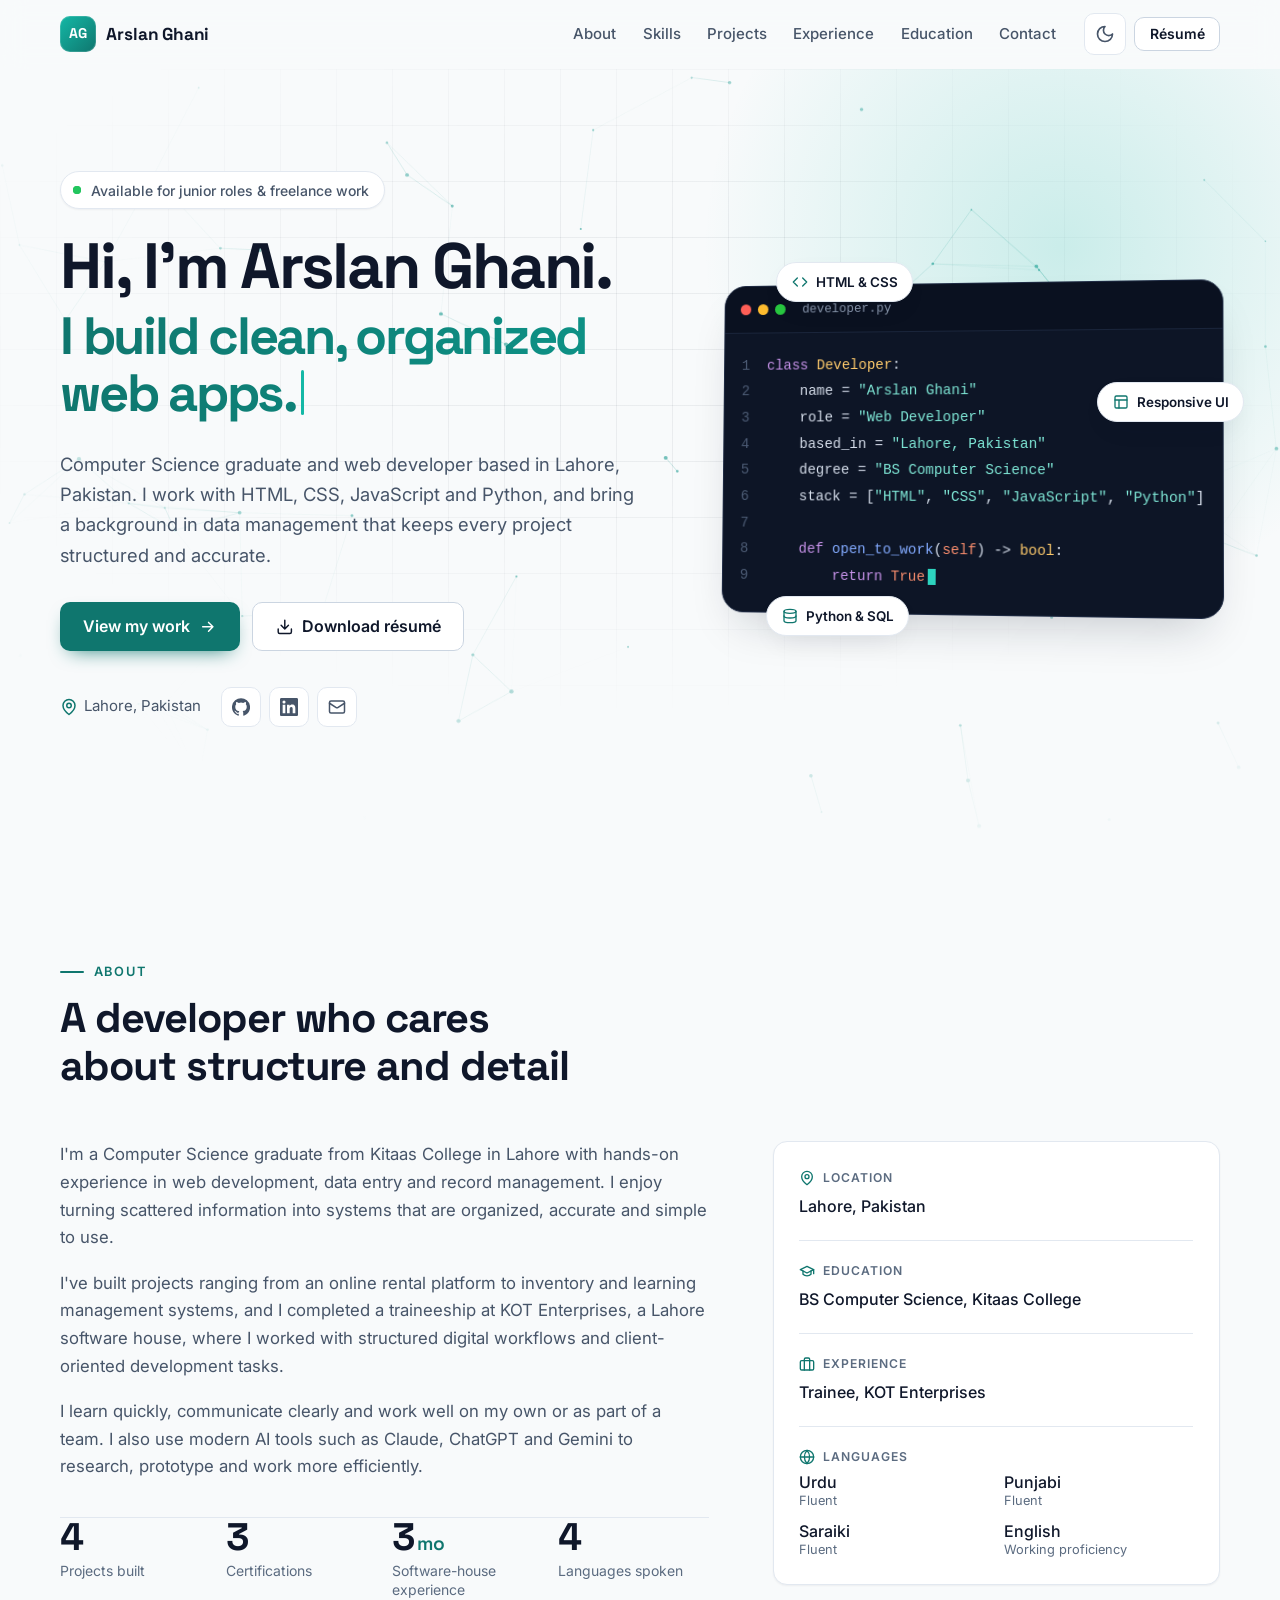
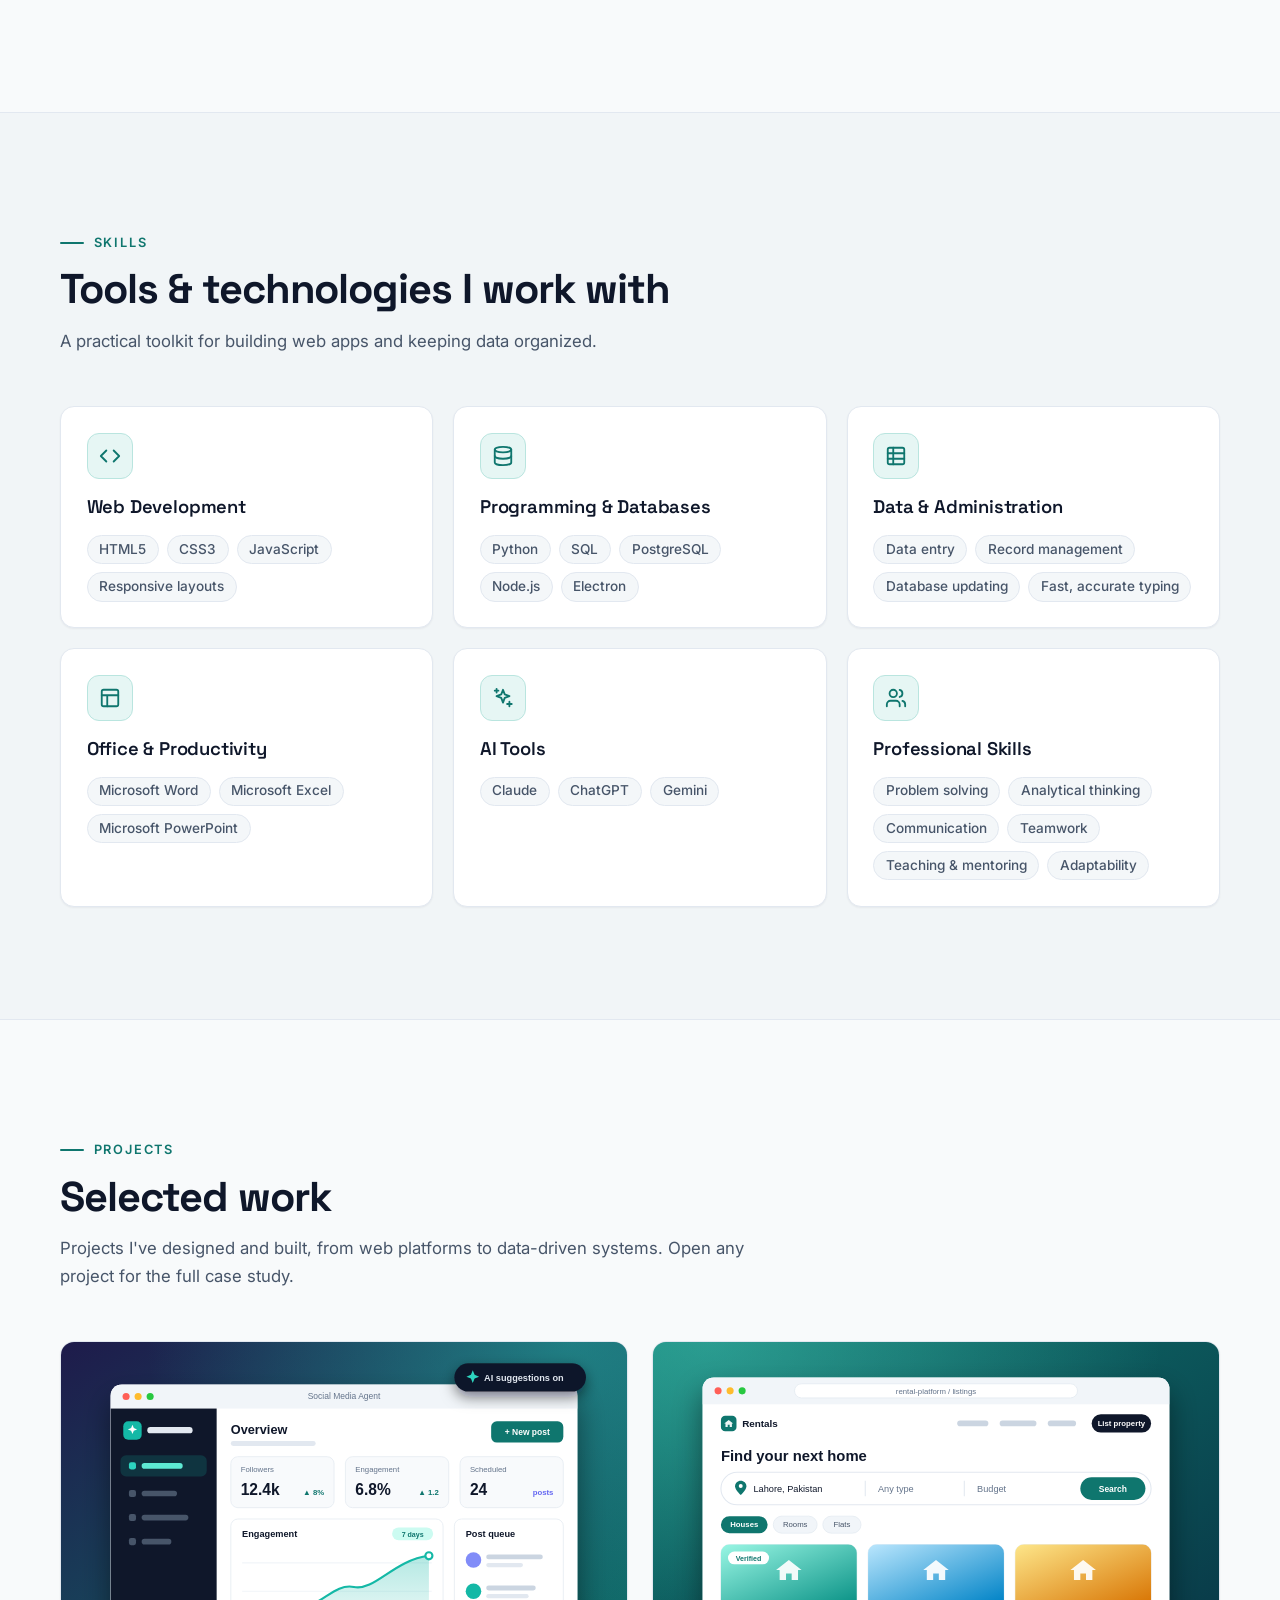
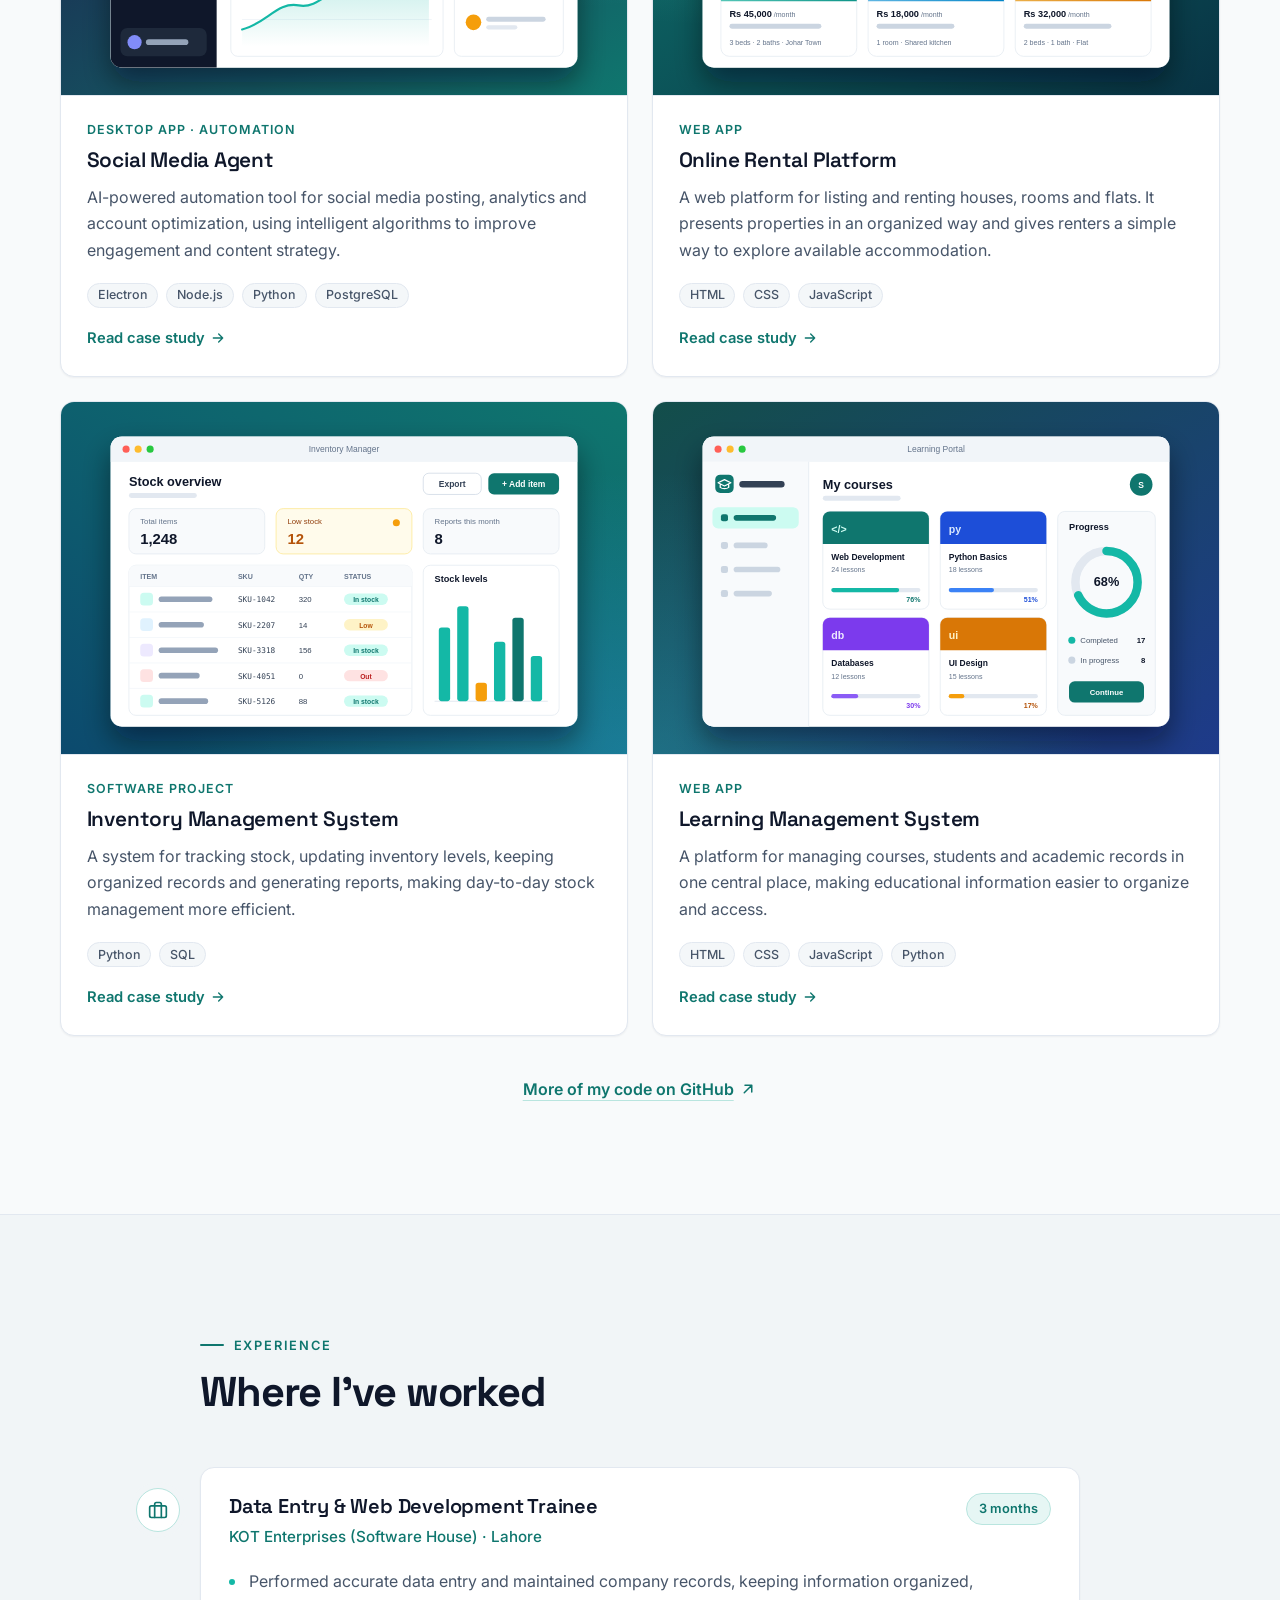
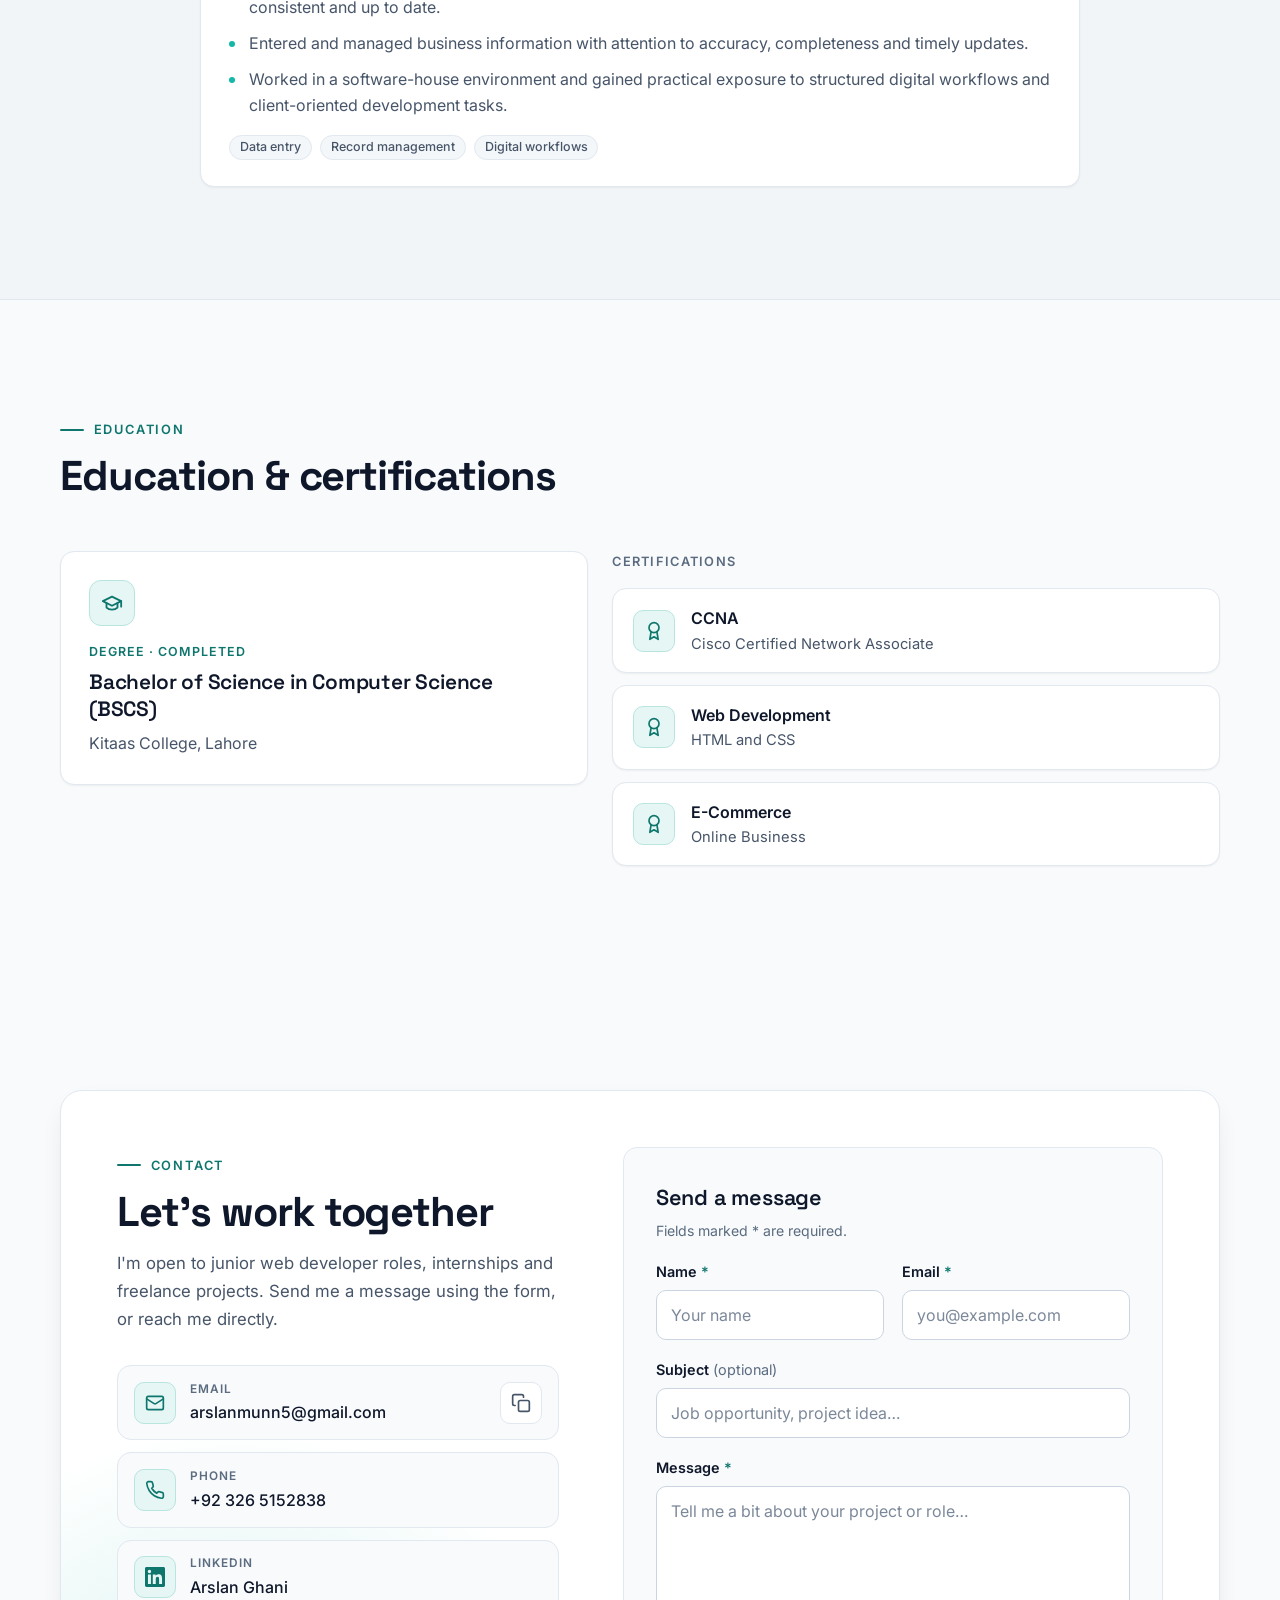
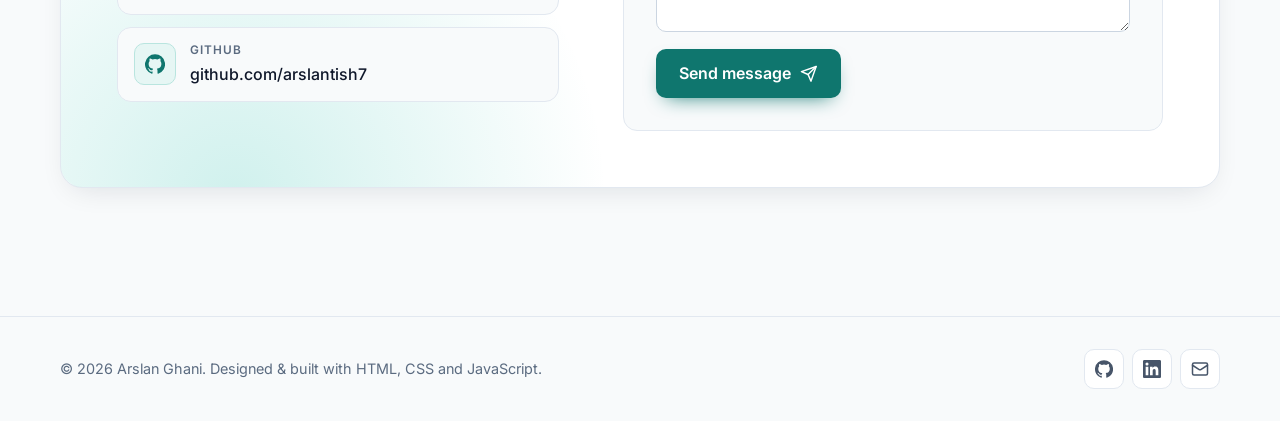
<file: index.html>
<!DOCTYPE html>
<html lang="en">
<head>
  <meta charset="UTF-8">
  <meta name="viewport" content="width=device-width, initial-scale=1">

  <title>Arslan Ghani — Web Developer &amp; Computer Science Graduate in Lahore</title>
  <meta name="description" content="Arslan Ghani is a Computer Science graduate and web developer in Lahore, Pakistan, building clean, organized web apps with HTML, CSS, JavaScript and Python. See projects, experience and contact details.">
  <meta name="author" content="Arslan Ghani">
  <meta name="color-scheme" content="light dark">
  <meta name="theme-color" content="#f8fafb" media="(prefers-color-scheme: light)">
  <meta name="theme-color" content="#0b1120" media="(prefers-color-scheme: dark)">

  <link rel="canonical" href="https://arslantish7.github.io/">

  <!-- Social sharing -->
  <meta property="og:type" content="website">
  <meta property="og:url" content="https://arslantish7.github.io/">
  <meta property="og:site_name" content="Arslan Ghani">
  <meta property="og:title" content="Arslan Ghani — Web Developer">
  <meta property="og:description" content="Computer Science graduate and web developer in Lahore, Pakistan. Projects, experience and contact details.">
  <meta property="og:image" content="https://arslantish7.github.io/assets/og-image.png">
  <meta property="og:image:width" content="1200">
  <meta property="og:image:height" content="630">
  <meta property="og:image:alt" content="Arslan Ghani — Web Developer, Lahore, Pakistan">
  <meta name="twitter:card" content="summary_large_image">
  <meta name="twitter:title" content="Arslan Ghani — Web Developer">
  <meta name="twitter:description" content="Computer Science graduate and web developer in Lahore, Pakistan.">
  <meta name="twitter:image" content="https://arslantish7.github.io/assets/og-image.png">

  <link rel="icon" href="favicon.svg" type="image/svg+xml">
  <link rel="apple-touch-icon" href="assets/icons/apple-touch-icon.png">

  <!-- Set the theme before first paint so there is no flash -->
  <script>
    (function () {
      var root = document.documentElement;
      root.classList.add('js');
      try {
        var saved = localStorage.getItem('theme');
        if (saved === 'light' || saved === 'dark') root.setAttribute('data-theme', saved);
      } catch (e) {}
    })();
  </script>

  <link rel="preconnect" href="https://fonts.googleapis.com">
  <link rel="preconnect" href="https://fonts.gstatic.com" crossorigin>
  <link rel="stylesheet" href="https://fonts.googleapis.com/css2?family=Inter:wght@400;500;600;700&family=Space+Grotesk:wght@500;600;700&display=swap">
  <link rel="stylesheet" href="css/style.css">
  <script src="js/main.js" defer></script>

  <script type="application/ld+json">
  {
    "@context": "https://schema.org",
    "@type": "Person",
    "name": "Arslan Ghani",
    "jobTitle": "Web Developer",
    "url": "https://arslantish7.github.io/",
    "image": "https://arslantish7.github.io/assets/og-image.png",
    "description": "Computer Science graduate and web developer in Lahore, Pakistan.",
    "email": "mailto:arslanmunn5@gmail.com",
    "telephone": "+923265152838",
    "address": { "@type": "PostalAddress", "addressLocality": "Lahore", "addressCountry": "PK" },
    "alumniOf": { "@type": "CollegeOrUniversity", "name": "Kitaas College" },
    "knowsAbout": ["HTML", "CSS", "JavaScript", "Python", "SQL", "Web Development", "Data Management"],
    "sameAs": [
      "https://github.com/arslantish7",
      "https://www.linkedin.com/in/arslan-ghani-a5aa98302"
    ]
  }
  </script>
</head>
<body>

  <!-- Icon sprite (inline so icons inherit the text colour in both themes) -->
  <svg class="sprite" aria-hidden="true" focusable="false" xmlns="http://www.w3.org/2000/svg">
    <symbol id="i-sun" viewBox="0 0 24 24"><circle cx="12" cy="12" r="4"/><path d="M12 2v2M12 20v2M4.93 4.93l1.41 1.41M17.66 17.66l1.41 1.41M2 12h2M20 12h2M6.34 17.66l-1.41 1.41M19.07 4.93l-1.41 1.41"/></symbol>
    <symbol id="i-moon" viewBox="0 0 24 24"><path d="M12 3a6 6 0 0 0 9 9 9 9 0 1 1-9-9Z"/></symbol>
    <symbol id="i-menu" viewBox="0 0 24 24"><path d="M4 7h16M4 12h16M4 17h16"/></symbol>
    <symbol id="i-close" viewBox="0 0 24 24"><path d="M18 6 6 18M6 6l12 12"/></symbol>
    <symbol id="i-arrow-right" viewBox="0 0 24 24"><path d="M5 12h14M13 6l6 6-6 6"/></symbol>
    <symbol id="i-arrow-up" viewBox="0 0 24 24"><path d="M12 19V5M6 11l6-6 6 6"/></symbol>
    <symbol id="i-arrow-up-right" viewBox="0 0 24 24"><path d="M7 17 17 7M8 7h9v9"/></symbol>
    <symbol id="i-download" viewBox="0 0 24 24"><path d="M21 15v4a2 2 0 0 1-2 2H5a2 2 0 0 1-2-2v-4M7 10l5 5 5-5M12 15V3"/></symbol>
    <symbol id="i-file" viewBox="0 0 24 24"><path d="M14 2H6a2 2 0 0 0-2 2v16a2 2 0 0 0 2 2h12a2 2 0 0 0 2-2V8z"/><path d="M14 2v6h6M8 13h8M8 17h5"/></symbol>
    <symbol id="i-mail" viewBox="0 0 24 24"><rect x="2" y="4" width="20" height="16" rx="2"/><path d="m22 7-8.97 5.7a1.94 1.94 0 0 1-2.06 0L2 7"/></symbol>
    <symbol id="i-send" viewBox="0 0 24 24"><path d="m22 2-7 20-4-9-9-4Z"/><path d="M22 2 11 13"/></symbol>
    <symbol id="i-phone" viewBox="0 0 24 24"><path d="M22 16.92v3a2 2 0 0 1-2.18 2 19.79 19.79 0 0 1-8.63-3.07 19.5 19.5 0 0 1-6-6 19.79 19.79 0 0 1-3.07-8.67A2 2 0 0 1 4.11 2h3a2 2 0 0 1 2 1.72c.12.96.36 1.9.7 2.81a2 2 0 0 1-.45 2.11L8.09 9.91a16 16 0 0 0 6 6l1.27-1.27a2 2 0 0 1 2.11-.45c.91.34 1.85.58 2.81.7A2 2 0 0 1 22 16.92z"/></symbol>
    <symbol id="i-pin" viewBox="0 0 24 24"><path d="M20 10c0 6-8 12-8 12s-8-6-8-12a8 8 0 0 1 16 0Z"/><circle cx="12" cy="10" r="3"/></symbol>
    <symbol id="i-copy" viewBox="0 0 24 24"><rect x="9" y="9" width="13" height="13" rx="2"/><path d="M5 15H4a2 2 0 0 1-2-2V4a2 2 0 0 1 2-2h9a2 2 0 0 1 2 2v1"/></symbol>
    <symbol id="i-check" viewBox="0 0 24 24"><path d="M20 6 9 17l-5-5"/></symbol>
    <symbol id="i-code" viewBox="0 0 24 24"><path d="m16 18 6-6-6-6M8 6l-6 6 6 6"/></symbol>
    <symbol id="i-database" viewBox="0 0 24 24"><ellipse cx="12" cy="5" rx="9" ry="3"/><path d="M3 5v14a9 3 0 0 0 18 0V5"/><path d="M3 12a9 3 0 0 0 18 0"/></symbol>
    <symbol id="i-table" viewBox="0 0 24 24"><rect x="3" y="3" width="18" height="18" rx="2"/><path d="M3 9h18M3 15h18M9 3v18"/></symbol>
    <symbol id="i-layout" viewBox="0 0 24 24"><rect x="3" y="3" width="18" height="18" rx="2"/><path d="M3 9h18M9 21V9"/></symbol>
    <symbol id="i-sparkles" viewBox="0 0 24 24"><path d="M12 3l1.9 5.1L19 10l-5.1 1.9L12 17l-1.9-5.1L5 10l5.1-1.9z"/><path d="M19 16v5M16.5 18.5h5M5 2v4M3 4h4"/></symbol>
    <symbol id="i-users" viewBox="0 0 24 24"><path d="M16 21v-2a4 4 0 0 0-4-4H6a4 4 0 0 0-4 4v2"/><circle cx="9" cy="7" r="4"/><path d="M22 21v-2a4 4 0 0 0-3-3.87M16 3.13a4 4 0 0 1 0 7.75"/></symbol>
    <symbol id="i-cap" viewBox="0 0 24 24"><path d="M22 10 12 5 2 10l10 5 10-5z"/><path d="M6 12v5c3 3 9 3 12 0v-5M22 10v6"/></symbol>
    <symbol id="i-award" viewBox="0 0 24 24"><circle cx="12" cy="8" r="6"/><path d="M15.48 12.89 17 22l-5-3-5 3 1.52-9.11"/></symbol>
    <symbol id="i-briefcase" viewBox="0 0 24 24"><rect x="2" y="7" width="20" height="14" rx="2"/><path d="M16 21V5a2 2 0 0 0-2-2h-4a2 2 0 0 0-2 2v16"/></symbol>
    <symbol id="i-globe" viewBox="0 0 24 24"><circle cx="12" cy="12" r="10"/><path d="M2 12h20M12 2a15.3 15.3 0 0 1 4 10 15.3 15.3 0 0 1-4 10 15.3 15.3 0 0 1-4-10 15.3 15.3 0 0 1 4-10z"/></symbol>
    <symbol id="i-github" viewBox="0 0 24 24"><path fill="currentColor" stroke="none" d="M12 .3a12 12 0 0 0-3.79 23.39c.6.11.82-.26.82-.58v-2.03c-3.34.73-4.04-1.61-4.04-1.61-.55-1.39-1.33-1.76-1.33-1.76-1.09-.74.08-.73.08-.73 1.2.09 1.84 1.24 1.84 1.24 1.07 1.83 2.81 1.3 3.49 1 .11-.78.42-1.3.76-1.6-2.67-.3-5.47-1.34-5.47-5.93 0-1.31.47-2.38 1.24-3.22-.13-.3-.54-1.52.11-3.18 0 0 1.01-.32 3.3 1.23a11.5 11.5 0 0 1 6 0c2.29-1.55 3.3-1.23 3.3-1.23.65 1.66.24 2.88.12 3.18.77.84 1.23 1.91 1.23 3.22 0 4.61-2.81 5.62-5.48 5.92.43.37.82 1.1.82 2.22v3.29c0 .32.22.7.83.58A12 12 0 0 0 12 .3"/></symbol>
    <symbol id="i-linkedin" viewBox="0 0 24 24"><path fill="currentColor" stroke="none" d="M20.45 20.45h-3.55v-5.57c0-1.33-.03-3.04-1.85-3.04-1.86 0-2.14 1.45-2.14 2.94v5.67H9.36V9h3.41v1.56h.05c.48-.9 1.64-1.85 3.37-1.85 3.6 0 4.27 2.37 4.27 5.46v6.28zM5.34 7.43a2.06 2.06 0 1 1 0-4.13 2.06 2.06 0 0 1 0 4.13zM7.12 20.45H3.56V9h3.56v11.45zM22.22 0H1.77C.79 0 0 .77 0 1.73v20.54C0 23.23.79 24 1.77 24h20.45c.98 0 1.78-.77 1.78-1.73V1.73C24 .77 23.2 0 22.22 0z"/></symbol>
  </svg>

  <a class="skip-link" href="#main">Skip to content</a>

  <!-- ============ Header ============ -->
  <header class="site-header" data-header>
    <div class="container header-inner">
      <a class="brand" href="#top" aria-label="Arslan Ghani, back to top">
        <span class="brand-mark" aria-hidden="true">AG</span>
        <span class="brand-name">Arslan Ghani</span>
      </a>

      <nav class="site-nav" aria-label="Primary">
        <ul class="nav-list" id="primary-nav" data-nav>
          <li><a class="nav-link" href="#about">About</a></li>
          <li><a class="nav-link" href="#skills">Skills</a></li>
          <li><a class="nav-link" href="#projects">Projects</a></li>
          <li><a class="nav-link" href="#experience">Experience</a></li>
          <li><a class="nav-link" href="#education">Education</a></li>
          <li><a class="nav-link" href="#contact">Contact</a></li>
          <li class="nav-resume">
            <a class="btn btn-primary btn-block" href="assets/Arslan_Ghani_Resume.pdf" target="_blank" rel="noopener">
              <svg class="icon" aria-hidden="true"><use href="#i-file"/></svg>
              View résumé
            </a>
          </li>
        </ul>
      </nav>

      <div class="header-actions">
        <button class="icon-btn theme-toggle" type="button" data-theme-toggle aria-label="Switch to dark theme">
          <svg class="icon icon-moon" aria-hidden="true"><use href="#i-moon"/></svg>
          <svg class="icon icon-sun" aria-hidden="true"><use href="#i-sun"/></svg>
        </button>
        <a class="btn btn-outline btn-sm header-resume" href="assets/Arslan_Ghani_Resume.pdf" target="_blank" rel="noopener">Résumé</a>
        <button class="icon-btn nav-toggle" type="button" data-nav-toggle aria-controls="primary-nav" aria-expanded="false" aria-label="Open menu">
          <svg class="icon icon-open" aria-hidden="true"><use href="#i-menu"/></svg>
          <svg class="icon icon-close" aria-hidden="true"><use href="#i-close"/></svg>
        </button>
      </div>
    </div>
    <div class="scroll-progress" aria-hidden="true"><span data-scroll-progress></span></div>
  </header>

  <main id="main" tabindex="-1">

    <!-- ============ Hero ============ -->
    <section class="hero" id="top" aria-labelledby="hero-title">
      <div class="hero-bg" aria-hidden="true">
        <canvas class="hero-canvas" data-hero-canvas></canvas>
      </div>
      <div class="container hero-grid">
        <div class="hero-copy">
          <p class="availability">
            <span class="pulse" aria-hidden="true"></span>
            Available for junior roles &amp; freelance work
          </p>

          <h1 class="hero-title" id="hero-title">
            Hi, I'm Arslan Ghani.
            <span class="hero-tagline">
              <span class="visually-hidden">I build clean, organized web apps.</span>
              <span aria-hidden="true">I build <span class="typed" data-typed='["clean, organized web apps.", "responsive websites.", "data-driven systems.", "practical tools with Python."]'>clean, organized web apps.</span><span class="typed-caret"></span></span>
            </span>
          </h1>

          <p class="hero-lead">
            Computer Science graduate and web developer based in Lahore, Pakistan. I work with
            HTML, CSS, JavaScript and Python, and bring a background in data management that keeps
            every project structured and accurate.
          </p>

          <div class="hero-actions">
            <a class="btn btn-primary btn-lg" href="#projects" data-magnetic>
              View my work
              <svg class="icon" aria-hidden="true"><use href="#i-arrow-right"/></svg>
            </a>
            <a class="btn btn-outline btn-lg" href="assets/Arslan_Ghani_Resume.pdf" download data-magnetic>
              <svg class="icon" aria-hidden="true"><use href="#i-download"/></svg>
              Download résumé
            </a>
          </div>

          <ul class="hero-meta" aria-label="Location and profiles">
            <li class="hero-location">
              <svg class="icon" aria-hidden="true"><use href="#i-pin"/></svg>
              Lahore, Pakistan
            </li>
            <li>
              <a class="social-link" href="https://github.com/arslantish7" target="_blank" rel="noopener" aria-label="GitHub profile (opens in a new tab)">
                <svg class="icon" aria-hidden="true"><use href="#i-github"/></svg>
              </a>
            </li>
            <li>
              <a class="social-link" href="https://www.linkedin.com/in/arslan-ghani-a5aa98302" target="_blank" rel="noopener" aria-label="LinkedIn profile (opens in a new tab)">
                <svg class="icon" aria-hidden="true"><use href="#i-linkedin"/></svg>
              </a>
            </li>
            <li>
              <a class="social-link" href="mailto:arslanmunn5@gmail.com" aria-label="Email Arslan">
                <svg class="icon" aria-hidden="true"><use href="#i-mail"/></svg>
              </a>
            </li>
          </ul>
        </div>

        <div class="hero-visual" data-tilt-area>
          <figure class="code-card" aria-hidden="true" data-tilt>
            <div class="code-card-bar">
              <span class="dot dot-red"></span><span class="dot dot-yellow"></span><span class="dot dot-green"></span>
              <span class="code-card-file">developer.py</span>
            </div>
<pre class="code-card-body"><code><span class="ln">1</span><span class="tk-kw">class</span> <span class="tk-cls">Developer</span>:
<span class="ln">2</span>    name = <span class="tk-str">"Arslan Ghani"</span>
<span class="ln">3</span>    role = <span class="tk-str">"Web Developer"</span>
<span class="ln">4</span>    based_in = <span class="tk-str">"Lahore, Pakistan"</span>
<span class="ln">5</span>    degree = <span class="tk-str">"BS Computer Science"</span>
<span class="ln">6</span>    stack = [<span class="tk-str">"HTML"</span>, <span class="tk-str">"CSS"</span>, <span class="tk-str">"JavaScript"</span>, <span class="tk-str">"Python"</span>]
<span class="ln">7</span>
<span class="ln">8</span>    <span class="tk-kw">def</span> <span class="tk-fn">open_to_work</span>(<span class="tk-self">self</span>) -&gt; <span class="tk-cls">bool</span>:
<span class="ln">9</span>        <span class="tk-kw">return</span> <span class="tk-bool">True</span><span class="caret"></span></code></pre>
          </figure>
          <span class="float-badge float-badge-1" aria-hidden="true"><svg class="icon"><use href="#i-code"/></svg>HTML &amp; CSS</span>
          <span class="float-badge float-badge-2" aria-hidden="true"><svg class="icon"><use href="#i-database"/></svg>Python &amp; SQL</span>
          <span class="float-badge float-badge-3" aria-hidden="true"><svg class="icon"><use href="#i-layout"/></svg>Responsive UI</span>
        </div>
      </div>
    </section>

    <!-- ============ About ============ -->
    <section class="section" id="about" aria-labelledby="about-title">
      <div class="container">
        <header class="section-head reveal">
          <p class="section-label">About</p>
          <h2 class="section-title" id="about-title">A developer who cares about structure and detail</h2>
        </header>

        <div class="about-grid">
          <div class="about-text reveal">
            <p>
              I'm a Computer Science graduate from Kitaas College in Lahore with hands-on experience in
              web development, data entry and record management. I enjoy turning scattered information
              into systems that are organized, accurate and simple to use.
            </p>
            <p>
              I've built projects ranging from an online rental platform to inventory and learning
              management systems, and I completed a traineeship at KOT Enterprises, a Lahore software
              house, where I worked with structured digital workflows and client-oriented development tasks.
            </p>
            <p>
              I learn quickly, communicate clearly and work well on my own or as part of a team. I also use
              modern AI tools such as Claude, ChatGPT and Gemini to research, prototype and work more efficiently.
            </p>

            <ul class="stats" aria-label="At a glance">
              <li class="stat">
                <span class="stat-value"><span class="visually-hidden">4</span><span aria-hidden="true" data-count="4">4</span></span>
                <span class="stat-label">Projects built</span>
              </li>
              <li class="stat">
                <span class="stat-value"><span class="visually-hidden">3</span><span aria-hidden="true" data-count="3">3</span></span>
                <span class="stat-label">Certifications</span>
              </li>
              <li class="stat">
                <span class="stat-value"><span class="visually-hidden">3 months</span><span aria-hidden="true"><span data-count="3">3</span><small>mo</small></span></span>
                <span class="stat-label">Software-house experience</span>
              </li>
              <li class="stat">
                <span class="stat-value"><span class="visually-hidden">4</span><span aria-hidden="true" data-count="4">4</span></span>
                <span class="stat-label">Languages spoken</span>
              </li>
            </ul>
          </div>

          <aside class="facts card reveal" aria-label="Quick facts">
            <dl class="facts-list">
              <div class="fact">
                <dt><svg class="icon" aria-hidden="true"><use href="#i-pin"/></svg>Location</dt>
                <dd>Lahore, Pakistan</dd>
              </div>
              <div class="fact">
                <dt><svg class="icon" aria-hidden="true"><use href="#i-cap"/></svg>Education</dt>
                <dd>BS Computer Science, Kitaas College</dd>
              </div>
              <div class="fact">
                <dt><svg class="icon" aria-hidden="true"><use href="#i-briefcase"/></svg>Experience</dt>
                <dd>Trainee, KOT Enterprises</dd>
              </div>
              <div class="fact">
                <dt><svg class="icon" aria-hidden="true"><use href="#i-globe"/></svg>Languages</dt>
                <dd>
                  <ul class="lang-list">
                    <li>Urdu <span>Fluent</span></li>
                    <li>Punjabi <span>Fluent</span></li>
                    <li>Saraiki <span>Fluent</span></li>
                    <li>English <span>Working proficiency</span></li>
                  </ul>
                </dd>
              </div>
            </dl>
          </aside>
        </div>
      </div>
    </section>

    <!-- ============ Skills ============ -->
    <section class="section section-alt" id="skills" aria-labelledby="skills-title">
      <div class="container">
        <header class="section-head reveal">
          <p class="section-label">Skills</p>
          <h2 class="section-title" id="skills-title">Tools &amp; technologies I work with</h2>
          <p class="section-intro">A practical toolkit for building web apps and keeping data organized.</p>
        </header>

        <ul class="skills-grid">
          <li class="card skill-card spotlight reveal">
            <span class="skill-icon" aria-hidden="true"><svg class="icon"><use href="#i-code"/></svg></span>
            <h3 class="card-title">Web Development</h3>
            <ul class="chips" aria-label="Web development skills">
              <li class="chip">HTML5</li><li class="chip">CSS3</li><li class="chip">JavaScript</li><li class="chip">Responsive layouts</li>
            </ul>
          </li>
          <li class="card skill-card spotlight reveal">
            <span class="skill-icon" aria-hidden="true"><svg class="icon"><use href="#i-database"/></svg></span>
            <h3 class="card-title">Programming &amp; Databases</h3>
            <ul class="chips" aria-label="Programming and database skills">
              <li class="chip">Python</li><li class="chip">SQL</li><li class="chip">PostgreSQL</li><li class="chip">Node.js</li><li class="chip">Electron</li>
            </ul>
          </li>
          <li class="card skill-card spotlight reveal">
            <span class="skill-icon" aria-hidden="true"><svg class="icon"><use href="#i-table"/></svg></span>
            <h3 class="card-title">Data &amp; Administration</h3>
            <ul class="chips" aria-label="Data and administration skills">
              <li class="chip">Data entry</li><li class="chip">Record management</li><li class="chip">Database updating</li><li class="chip">Fast, accurate typing</li>
            </ul>
          </li>
          <li class="card skill-card spotlight reveal">
            <span class="skill-icon" aria-hidden="true"><svg class="icon"><use href="#i-layout"/></svg></span>
            <h3 class="card-title">Office &amp; Productivity</h3>
            <ul class="chips" aria-label="Office and productivity skills">
              <li class="chip">Microsoft Word</li><li class="chip">Microsoft Excel</li><li class="chip">Microsoft PowerPoint</li>
            </ul>
          </li>
          <li class="card skill-card spotlight reveal">
            <span class="skill-icon" aria-hidden="true"><svg class="icon"><use href="#i-sparkles"/></svg></span>
            <h3 class="card-title">AI Tools</h3>
            <ul class="chips" aria-label="AI tools">
              <li class="chip">Claude</li><li class="chip">ChatGPT</li><li class="chip">Gemini</li>
            </ul>
          </li>
          <li class="card skill-card spotlight reveal">
            <span class="skill-icon" aria-hidden="true"><svg class="icon"><use href="#i-users"/></svg></span>
            <h3 class="card-title">Professional Skills</h3>
            <ul class="chips" aria-label="Professional skills">
              <li class="chip">Problem solving</li><li class="chip">Analytical thinking</li><li class="chip">Communication</li><li class="chip">Teamwork</li><li class="chip">Teaching &amp; mentoring</li><li class="chip">Adaptability</li>
            </ul>
          </li>
        </ul>
      </div>
    </section>

    <!-- ============ Projects ============ -->
    <section class="section" id="projects" aria-labelledby="projects-title">
      <div class="container">
        <header class="section-head reveal">
          <p class="section-label">Projects</p>
          <h2 class="section-title" id="projects-title">Selected work</h2>
          <p class="section-intro">Projects I've designed and built, from web platforms to data-driven systems. Open any project for the full case study.</p>
        </header>

        <div class="projects-grid">
          <article class="card project-card spotlight reveal">
            <div class="project-media">
              <img src="assets/images/project-social-agent.svg" width="800" height="500" loading="lazy" decoding="async"
                   alt="Illustrated preview of a social media automation dashboard with scheduled posts and engagement charts">
            </div>
            <div class="project-body">
              <p class="project-type">Desktop App · Automation</p>
              <h3 class="card-title project-title"><a class="card-link" href="projects/social-media-agent.html">Social Media Agent</a></h3>
              <p class="project-desc">
                AI-powered automation tool for social media posting, analytics and account optimization,
                using intelligent algorithms to improve engagement and content strategy.
              </p>
              <ul class="chips chips-sm" aria-label="Technologies used">
                <li class="chip">Electron</li><li class="chip">Node.js</li><li class="chip">Python</li><li class="chip">PostgreSQL</li>
              </ul>
              <span class="project-cta" aria-hidden="true">Read case study <svg class="icon"><use href="#i-arrow-right"/></svg></span>
            </div>
          </article>

          <article class="card project-card spotlight reveal">
            <div class="project-media">
              <img src="assets/images/project-rental.svg" width="800" height="500" loading="lazy" decoding="async"
                   alt="Illustrated preview of a rental listings page with property cards and a search bar">
            </div>
            <div class="project-body">
              <p class="project-type">Web App</p>
              <h3 class="card-title project-title"><a class="card-link" href="projects/online-rental-platform.html">Online Rental Platform</a></h3>
              <p class="project-desc">
                A web platform for listing and renting houses, rooms and flats. It presents properties in an
                organized way and gives renters a simple way to explore available accommodation.
              </p>
              <ul class="chips chips-sm" aria-label="Technologies used">
                <li class="chip">HTML</li><li class="chip">CSS</li><li class="chip">JavaScript</li>
              </ul>
              <span class="project-cta" aria-hidden="true">Read case study <svg class="icon"><use href="#i-arrow-right"/></svg></span>
            </div>
          </article>

          <article class="card project-card spotlight reveal">
            <div class="project-media">
              <img src="assets/images/project-inventory.svg" width="800" height="500" loading="lazy" decoding="async"
                   alt="Illustrated preview of an inventory dashboard with stock levels, status labels and summary figures">
            </div>
            <div class="project-body">
              <p class="project-type">Software Project</p>
              <h3 class="card-title project-title"><a class="card-link" href="projects/inventory-management-system.html">Inventory Management System</a></h3>
              <p class="project-desc">
                A system for tracking stock, updating inventory levels, keeping organized records and generating
                reports, making day-to-day stock management more efficient.
              </p>
              <ul class="chips chips-sm" aria-label="Technologies used">
                <li class="chip">Python</li><li class="chip">SQL</li>
              </ul>
              <span class="project-cta" aria-hidden="true">Read case study <svg class="icon"><use href="#i-arrow-right"/></svg></span>
            </div>
          </article>

          <article class="card project-card spotlight reveal">
            <div class="project-media">
              <img src="assets/images/project-lms.svg" width="800" height="500" loading="lazy" decoding="async"
                   alt="Illustrated preview of a learning platform with course cards and progress bars">
            </div>
            <div class="project-body">
              <p class="project-type">Web App</p>
              <h3 class="card-title project-title"><a class="card-link" href="projects/learning-management-system.html">Learning Management System</a></h3>
              <p class="project-desc">
                A platform for managing courses, students and academic records in one central place, making
                educational information easier to organize and access.
              </p>
              <ul class="chips chips-sm" aria-label="Technologies used">
                <li class="chip">HTML</li><li class="chip">CSS</li><li class="chip">JavaScript</li><li class="chip">Python</li>
              </ul>
              <span class="project-cta" aria-hidden="true">Read case study <svg class="icon"><use href="#i-arrow-right"/></svg></span>
            </div>
          </article>
        </div>

        <p class="projects-more reveal">
          <a class="text-link" href="https://github.com/arslantish7" target="_blank" rel="noopener">
            More of my code on GitHub
            <svg class="icon" aria-hidden="true"><use href="#i-arrow-up-right"/></svg>
          </a>
        </p>
      </div>
    </section>

    <!-- ============ Experience ============ -->
    <section class="section section-alt" id="experience" aria-labelledby="experience-title">
      <div class="container container-narrow">
        <header class="section-head reveal">
          <p class="section-label">Experience</p>
          <h2 class="section-title" id="experience-title">Where I've worked</h2>
        </header>

        <ol class="timeline">
          <li class="timeline-item reveal">
            <span class="timeline-marker" aria-hidden="true"><svg class="icon"><use href="#i-briefcase"/></svg></span>
            <article class="card timeline-card">
              <header class="timeline-head">
                <div>
                  <h3 class="card-title">Data Entry &amp; Web Development Trainee</h3>
                  <p class="timeline-org">KOT Enterprises (Software House) · Lahore</p>
                </div>
                <p class="badge">3 months</p>
              </header>
              <ul class="bullets">
                <li>Performed accurate data entry and maintained company records, keeping information organized, consistent and up to date.</li>
                <li>Entered and managed business information with attention to accuracy, completeness and timely updates.</li>
                <li>Worked in a software-house environment and gained practical exposure to structured digital workflows and client-oriented development tasks.</li>
              </ul>
              <ul class="chips chips-sm" aria-label="Skills used">
                <li class="chip">Data entry</li><li class="chip">Record management</li><li class="chip">Digital workflows</li>
              </ul>
            </article>
          </li>
        </ol>
      </div>
    </section>

    <!-- ============ Education & Certifications ============ -->
    <section class="section" id="education" aria-labelledby="education-title">
      <div class="container">
        <header class="section-head reveal">
          <p class="section-label">Education</p>
          <h2 class="section-title" id="education-title">Education &amp; certifications</h2>
        </header>

        <div class="edu-grid">
          <article class="card edu-card reveal">
            <span class="skill-icon" aria-hidden="true"><svg class="icon"><use href="#i-cap"/></svg></span>
            <p class="project-type">Degree · Completed</p>
            <h3 class="card-title">Bachelor of Science in Computer Science (BSCS)</h3>
            <p class="edu-school">Kitaas College, Lahore</p>
          </article>

          <div class="cert-list reveal">
            <h3 class="cert-heading">Certifications</h3>
            <ul class="certs">
              <li class="card cert">
                <span class="cert-icon" aria-hidden="true"><svg class="icon"><use href="#i-award"/></svg></span>
                <div><p class="cert-name">CCNA</p><p class="cert-desc">Cisco Certified Network Associate</p></div>
              </li>
              <li class="card cert">
                <span class="cert-icon" aria-hidden="true"><svg class="icon"><use href="#i-award"/></svg></span>
                <div><p class="cert-name">Web Development</p><p class="cert-desc">HTML and CSS</p></div>
              </li>
              <li class="card cert">
                <span class="cert-icon" aria-hidden="true"><svg class="icon"><use href="#i-award"/></svg></span>
                <div><p class="cert-name">E-Commerce</p><p class="cert-desc">Online Business</p></div>
              </li>
            </ul>
          </div>
        </div>
      </div>
    </section>

    <!-- ============ Contact ============ -->
    <section class="section section-contact" id="contact" aria-labelledby="contact-title">
      <div class="container">
        <div class="contact-panel reveal">
          <div class="contact-copy">
            <p class="section-label">Contact</p>
            <h2 class="section-title" id="contact-title">Let's work together</h2>
            <p class="section-intro">
              I'm open to junior web developer roles, internships and freelance projects.
              Send me a message using the form, or reach me directly.
            </p>

            <ul class="contact-list">
              <li class="contact-item">
                <span class="contact-icon" aria-hidden="true"><svg class="icon"><use href="#i-mail"/></svg></span>
                <div class="contact-text">
                  <span class="contact-label">Email</span>
                  <a href="mailto:arslanmunn5@gmail.com">arslanmunn5@gmail.com</a>
                </div>
                <button class="icon-btn copy-btn" type="button" data-copy="arslanmunn5@gmail.com" aria-label="Copy email address">
                  <svg class="icon icon-copy" aria-hidden="true"><use href="#i-copy"/></svg>
                  <svg class="icon icon-done" aria-hidden="true"><use href="#i-check"/></svg>
                </button>
              </li>
              <li class="contact-item">
                <span class="contact-icon" aria-hidden="true"><svg class="icon"><use href="#i-phone"/></svg></span>
                <div class="contact-text">
                  <span class="contact-label">Phone</span>
                  <a href="tel:+923265152838">+92 326 5152838</a>
                </div>
              </li>
              <li class="contact-item">
                <span class="contact-icon" aria-hidden="true"><svg class="icon"><use href="#i-linkedin"/></svg></span>
                <div class="contact-text">
                  <span class="contact-label">LinkedIn</span>
                  <a href="https://www.linkedin.com/in/arslan-ghani-a5aa98302" target="_blank" rel="noopener">Arslan Ghani</a>
                </div>
              </li>
              <li class="contact-item">
                <span class="contact-icon" aria-hidden="true"><svg class="icon"><use href="#i-github"/></svg></span>
                <div class="contact-text">
                  <span class="contact-label">GitHub</span>
                  <a href="https://github.com/arslantish7" target="_blank" rel="noopener">github.com/arslantish7</a>
                </div>
              </li>
            </ul>
            <p class="visually-hidden" role="status" aria-live="polite" data-copy-status></p>
          </div>

          <!--
            Contact form powered by Web3Forms (free). Messages are delivered to arslanmunn5@gmail.com.
            The access key below is linked to that address. It is meant to be public, so it's safe here.
            To change it, create a new key at https://web3forms.com and replace the value.
          -->
          <form class="contact-form" action="https://api.web3forms.com/submit" method="POST" data-contact-form novalidate>
            <input type="hidden" name="access_key" value="5c7399e6-4c81-45e3-bc91-87d75884745e">
            <input type="hidden" name="subject" value="New message from your portfolio">
            <input type="hidden" name="from_name" value="Arslan Ghani Portfolio">
            <input type="checkbox" name="botcheck" class="honeypot" tabindex="-1" autocomplete="off">

            <div class="form-head">
              <h3 class="form-title">Send a message</h3>
              <p class="form-note">Fields marked <span aria-hidden="true">*</span><span class="visually-hidden">with an asterisk</span> are required.</p>
            </div>

            <div class="form-row">
              <div class="field">
                <label for="cf-name">Name <span class="req" aria-hidden="true">*</span></label>
                <input id="cf-name" name="name" type="text" autocomplete="name" required maxlength="100" aria-describedby="cf-name-error" placeholder="Your name">
                <p class="field-error" id="cf-name-error" data-error-for="name"></p>
              </div>
              <div class="field">
                <label for="cf-email">Email <span class="req" aria-hidden="true">*</span></label>
                <input id="cf-email" name="email" type="email" autocomplete="email" inputmode="email" required maxlength="150" aria-describedby="cf-email-error" placeholder="you@example.com">
                <p class="field-error" id="cf-email-error" data-error-for="email"></p>
              </div>
            </div>

            <div class="field">
              <label for="cf-topic">Subject <span class="optional">(optional)</span></label>
              <input id="cf-topic" name="topic" type="text" maxlength="150" placeholder="Job opportunity, project idea…">
            </div>

            <div class="field">
              <label for="cf-message">Message <span class="req" aria-hidden="true">*</span></label>
              <textarea id="cf-message" name="message" rows="5" required minlength="10" maxlength="3000" aria-describedby="cf-message-error" placeholder="Tell me a bit about your project or role…"></textarea>
              <p class="field-error" id="cf-message-error" data-error-for="message"></p>
            </div>

            <div class="form-actions">
              <button class="btn btn-primary btn-lg btn-submit" type="submit" data-magnetic>
                <span data-submit-label>Send message</span>
                <svg class="icon icon-send" aria-hidden="true"><use href="#i-send"/></svg>
                <span class="spinner" aria-hidden="true"></span>
              </button>
            </div>
            <p class="form-status" role="status" aria-live="polite" data-form-status></p>
          </form>
        </div>
      </div>
    </section>
  </main>

  <!-- ============ Footer ============ -->
  <footer class="site-footer">
    <div class="container footer-inner">
      <p class="footer-copy">
        &copy; <span data-year>2026</span> Arslan Ghani. Designed &amp; built with HTML, CSS and JavaScript.
      </p>
      <ul class="footer-social" aria-label="Profiles">
        <li><a class="social-link" href="https://github.com/arslantish7" target="_blank" rel="noopener" aria-label="GitHub profile (opens in a new tab)"><svg class="icon" aria-hidden="true"><use href="#i-github"/></svg></a></li>
        <li><a class="social-link" href="https://www.linkedin.com/in/arslan-ghani-a5aa98302" target="_blank" rel="noopener" aria-label="LinkedIn profile (opens in a new tab)"><svg class="icon" aria-hidden="true"><use href="#i-linkedin"/></svg></a></li>
        <li><a class="social-link" href="mailto:arslanmunn5@gmail.com" aria-label="Email Arslan"><svg class="icon" aria-hidden="true"><use href="#i-mail"/></svg></a></li>
      </ul>
    </div>

    <a class="back-to-top" href="#top" data-back-to-top aria-label="Back to top">
      <svg class="icon" aria-hidden="true"><use href="#i-arrow-up"/></svg>
    </a>
  </footer>

</body>
</html>
</file>
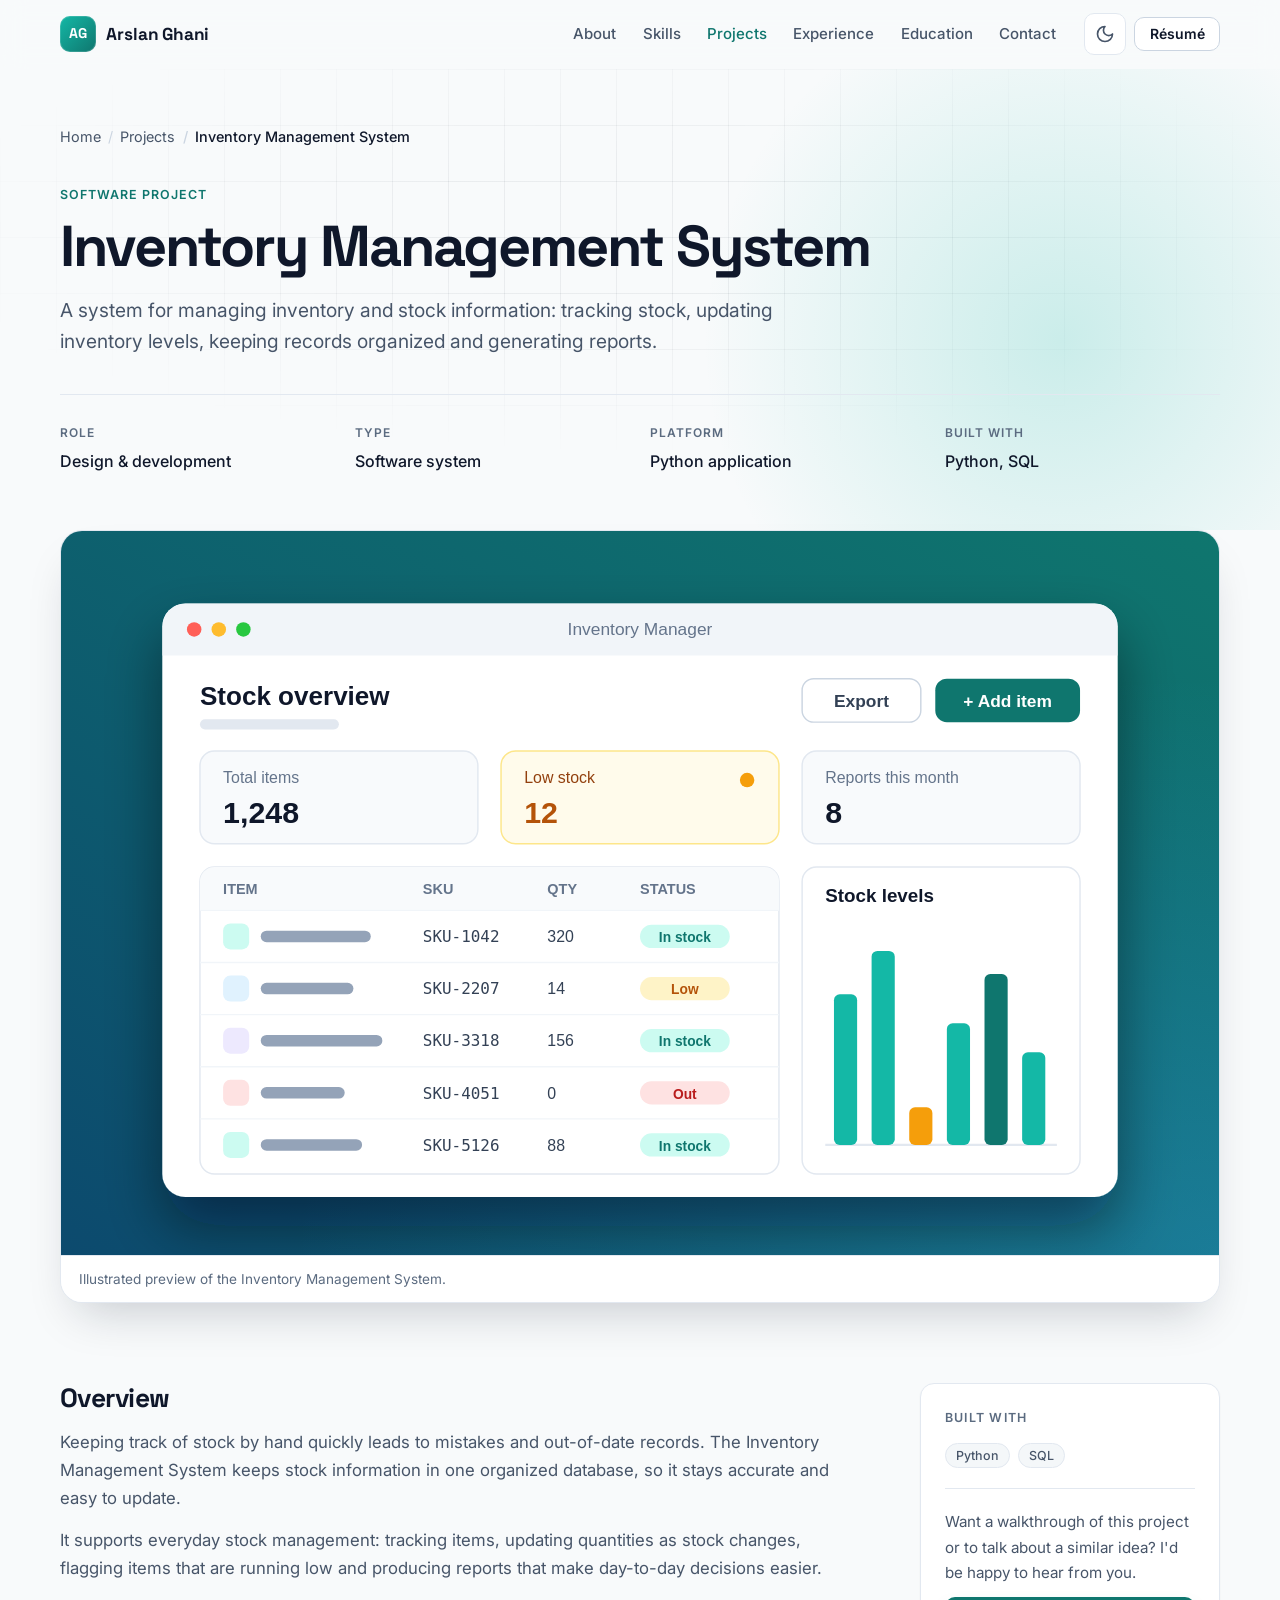
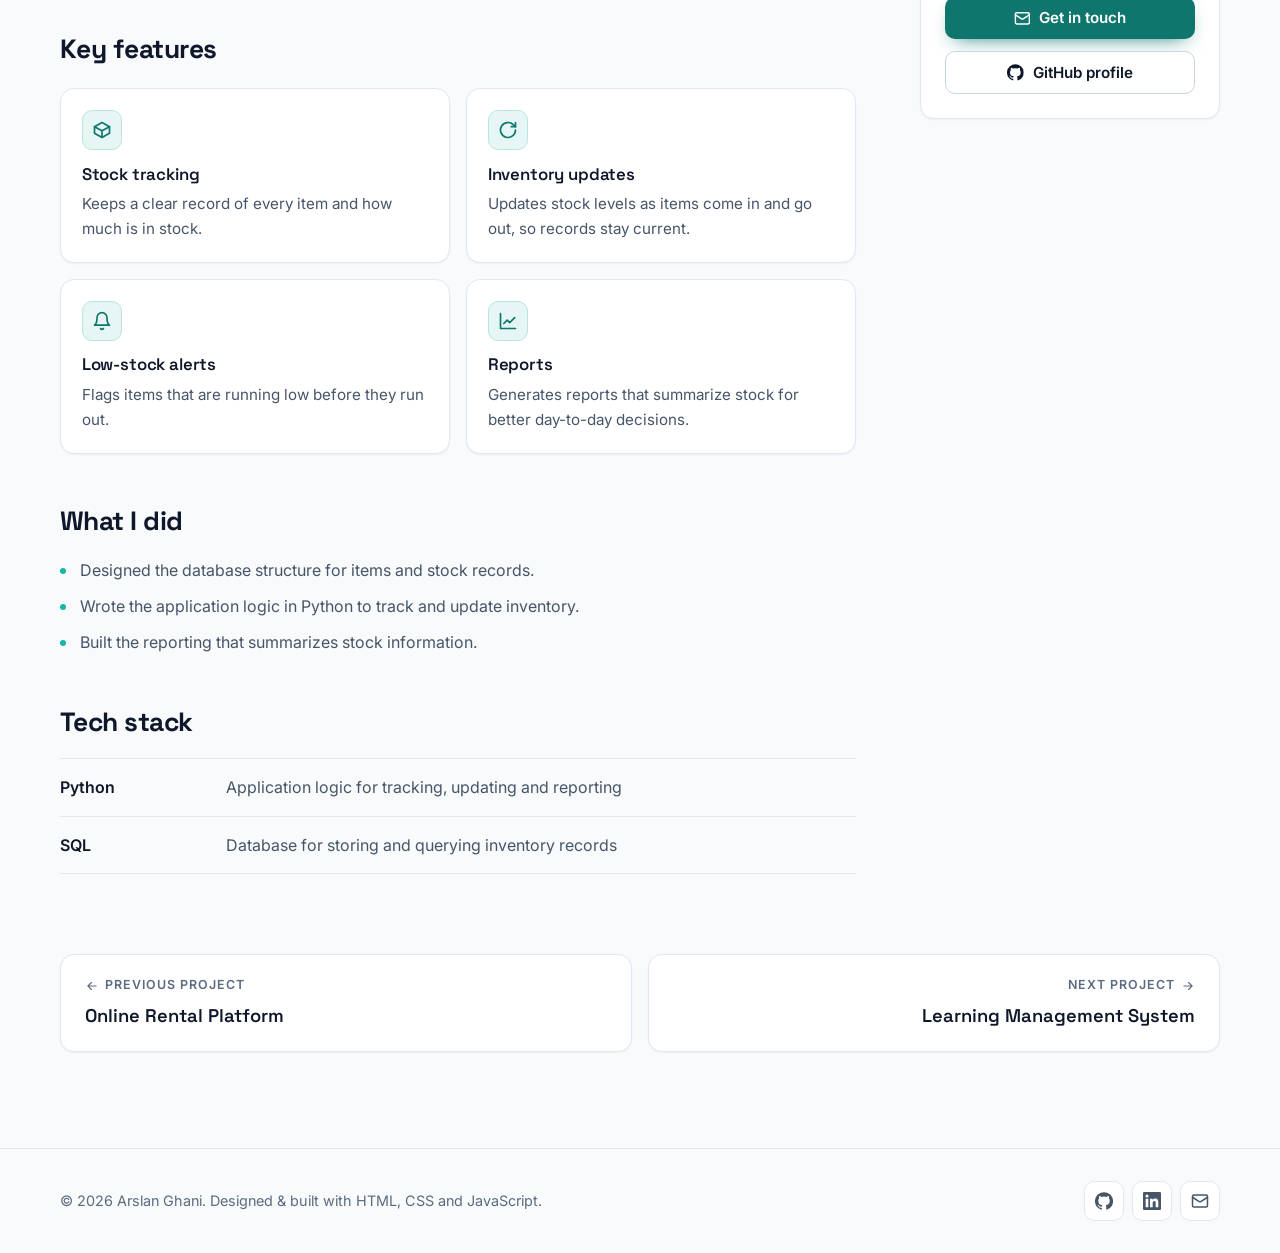
<file: projects/inventory-management-system.html>
<!DOCTYPE html>
<html lang="en">
<head>
  <meta charset="UTF-8">
  <meta name="viewport" content="width=device-width, initial-scale=1">

  <title>Inventory Management System — Case Study | Arslan Ghani</title>
  <meta name="description" content="A system for managing inventory and stock information: tracking stock, updating inventory levels, keeping records organized and generating reports.">
  <meta name="author" content="Arslan Ghani">
  <meta name="color-scheme" content="light dark">
  <meta name="theme-color" content="#f8fafb" media="(prefers-color-scheme: light)">
  <meta name="theme-color" content="#0b1120" media="(prefers-color-scheme: dark)">

  <link rel="canonical" href="https://arslantish7.github.io/projects/inventory-management-system.html">

  <meta property="og:type" content="article">
  <meta property="og:url" content="https://arslantish7.github.io/projects/inventory-management-system.html">
  <meta property="og:site_name" content="Arslan Ghani">
  <meta property="og:title" content="Inventory Management System — Arslan Ghani">
  <meta property="og:description" content="A system for managing inventory and stock information: tracking stock, updating inventory levels, keeping records organized and generating reports.">
  <meta property="og:image" content="https://arslantish7.github.io/assets/og-image.png">
  <meta name="twitter:card" content="summary_large_image">
  <meta name="twitter:image" content="https://arslantish7.github.io/assets/og-image.png">

  <link rel="icon" href="../favicon.svg" type="image/svg+xml">
  <link rel="apple-touch-icon" href="../assets/icons/apple-touch-icon.png">

  <script>
    (function () {
      var root = document.documentElement;
      root.classList.add('js');
      try {
        var saved = localStorage.getItem('theme');
        if (saved === 'light' || saved === 'dark') root.setAttribute('data-theme', saved);
      } catch (e) {}
    })();
  </script>

  <link rel="preconnect" href="https://fonts.googleapis.com">
  <link rel="preconnect" href="https://fonts.gstatic.com" crossorigin>
  <link rel="stylesheet" href="https://fonts.googleapis.com/css2?family=Inter:wght@400;500;600;700&family=Space+Grotesk:wght@500;600;700&display=swap">
  <link rel="stylesheet" href="../css/style.css">
  <script src="../js/main.js" defer></script>

  <script type="application/ld+json">
  {
    "@context": "https://schema.org",
    "@type": "CreativeWork",
    "name": "Inventory Management System",
    "description": "A system for managing inventory and stock information: tracking stock, updating inventory levels, keeping records organized and generating reports.",
    "genre": "Software Project",
    "keywords": "Python, SQL",
    "author": {
      "@type": "Person",
      "name": "Arslan Ghani"
    }
  }
  </script>
</head>
<body>

  <svg class="sprite" aria-hidden="true" focusable="false" xmlns="http://www.w3.org/2000/svg">
    <symbol id="i-sun" viewBox="0 0 24 24"><circle cx="12" cy="12" r="4"/><path d="M12 2v2M12 20v2M4.93 4.93l1.41 1.41M17.66 17.66l1.41 1.41M2 12h2M20 12h2M6.34 17.66l-1.41 1.41M19.07 4.93l-1.41 1.41"/></symbol>
    <symbol id="i-moon" viewBox="0 0 24 24"><path d="M12 3a6 6 0 0 0 9 9 9 9 0 1 1-9-9Z"/></symbol>
    <symbol id="i-menu" viewBox="0 0 24 24"><path d="M4 7h16M4 12h16M4 17h16"/></symbol>
    <symbol id="i-close" viewBox="0 0 24 24"><path d="M18 6 6 18M6 6l12 12"/></symbol>
    <symbol id="i-arrow-right" viewBox="0 0 24 24"><path d="M5 12h14M13 6l6 6-6 6"/></symbol>
    <symbol id="i-arrow-left" viewBox="0 0 24 24"><path d="M19 12H5M11 18l-6-6 6-6"/></symbol>
    <symbol id="i-arrow-up" viewBox="0 0 24 24"><path d="M12 19V5M6 11l6-6 6 6"/></symbol>
    <symbol id="i-file" viewBox="0 0 24 24"><path d="M14 2H6a2 2 0 0 0-2 2v16a2 2 0 0 0 2 2h12a2 2 0 0 0 2-2V8z"/><path d="M14 2v6h6M8 13h8M8 17h5"/></symbol>
    <symbol id="i-mail" viewBox="0 0 24 24"><rect x="2" y="4" width="20" height="16" rx="2"/><path d="m22 7-8.97 5.7a1.94 1.94 0 0 1-2.06 0L2 7"/></symbol>
    <symbol id="i-github" viewBox="0 0 24 24"><path fill="currentColor" stroke="none" d="M12 .3a12 12 0 0 0-3.79 23.39c.6.11.82-.26.82-.58v-2.03c-3.34.73-4.04-1.61-4.04-1.61-.55-1.39-1.33-1.76-1.33-1.76-1.09-.74.08-.73.08-.73 1.2.09 1.84 1.24 1.84 1.24 1.07 1.83 2.81 1.3 3.49 1 .11-.78.42-1.3.76-1.6-2.67-.3-5.47-1.34-5.47-5.93 0-1.31.47-2.38 1.24-3.22-.13-.3-.54-1.52.11-3.18 0 0 1.01-.32 3.3 1.23a11.5 11.5 0 0 1 6 0c2.29-1.55 3.3-1.23 3.3-1.23.65 1.66.24 2.88.12 3.18.77.84 1.23 1.91 1.23 3.22 0 4.61-2.81 5.62-5.48 5.92.43.37.82 1.1.82 2.22v3.29c0 .32.22.7.83.58A12 12 0 0 0 12 .3"/></symbol>
    <symbol id="i-linkedin" viewBox="0 0 24 24"><path fill="currentColor" stroke="none" d="M20.45 20.45h-3.55v-5.57c0-1.33-.03-3.04-1.85-3.04-1.86 0-2.14 1.45-2.14 2.94v5.67H9.36V9h3.41v1.56h.05c.48-.9 1.64-1.85 3.37-1.85 3.6 0 4.27 2.37 4.27 5.46v6.28zM5.34 7.43a2.06 2.06 0 1 1 0-4.13 2.06 2.06 0 0 1 0 4.13zM7.12 20.45H3.56V9h3.56v11.45zM22.22 0H1.77C.79 0 0 .77 0 1.73v20.54C0 23.23.79 24 1.77 24h20.45c.98 0 1.78-.77 1.78-1.73V1.73C24 .77 23.2 0 22.22 0z"/></symbol>
    <symbol id="i-box" viewBox="0 0 24 24"><path d="M21 8 12 3 3 8v8l9 5 9-5z"/><path d="m3 8 9 5 9-5M12 13v8"/></symbol>
    <symbol id="i-refresh" viewBox="0 0 24 24"><path d="M21 12a9 9 0 1 1-2.64-6.36L21 8"/><path d="M21 3v5h-5"/></symbol>
    <symbol id="i-bell" viewBox="0 0 24 24"><path d="M6 8a6 6 0 0 1 12 0c0 7 3 9 3 9H3s3-2 3-9"/><path d="M10.3 21a1.94 1.94 0 0 0 3.4 0"/></symbol>
    <symbol id="i-chart" viewBox="0 0 24 24"><path d="M3 3v18h18"/><path d="M7 15l4-4 3 3 6-6"/></symbol>
  </svg>

  <a class="skip-link" href="#main">Skip to content</a>

  <!-- ============ Header ============ -->
  <header class="site-header" data-header>
    <div class="container header-inner">
      <a class="brand" href="../index.html" aria-label="Arslan Ghani, home">
        <span class="brand-mark" aria-hidden="true">AG</span>
        <span class="brand-name">Arslan Ghani</span>
      </a>

      <nav class="site-nav" aria-label="Primary">
        <ul class="nav-list" id="primary-nav" data-nav>
          <li><a class="nav-link" href="../index.html#about">About</a></li>
          <li><a class="nav-link" href="../index.html#skills">Skills</a></li>
          <li><a class="nav-link" href="../index.html#projects" aria-current="true">Projects</a></li>
          <li><a class="nav-link" href="../index.html#experience">Experience</a></li>
          <li><a class="nav-link" href="../index.html#education">Education</a></li>
          <li><a class="nav-link" href="../index.html#contact">Contact</a></li>
          <li class="nav-resume">
            <a class="btn btn-primary btn-block" href="../assets/Arslan_Ghani_Resume.pdf" target="_blank" rel="noopener">
              <svg class="icon" aria-hidden="true"><use href="#i-file"/></svg>
              View résumé
            </a>
          </li>
        </ul>
      </nav>

      <div class="header-actions">
        <button class="icon-btn theme-toggle" type="button" data-theme-toggle aria-label="Switch to dark theme">
          <svg class="icon icon-moon" aria-hidden="true"><use href="#i-moon"/></svg>
          <svg class="icon icon-sun" aria-hidden="true"><use href="#i-sun"/></svg>
        </button>
        <a class="btn btn-outline btn-sm header-resume" href="../assets/Arslan_Ghani_Resume.pdf" target="_blank" rel="noopener">Résumé</a>
        <button class="icon-btn nav-toggle" type="button" data-nav-toggle aria-controls="primary-nav" aria-expanded="false" aria-label="Open menu">
          <svg class="icon icon-open" aria-hidden="true"><use href="#i-menu"/></svg>
          <svg class="icon icon-close" aria-hidden="true"><use href="#i-close"/></svg>
        </button>
      </div>
    </div>
    <div class="scroll-progress" aria-hidden="true"><span data-scroll-progress></span></div>
  </header>

  <main id="main" tabindex="-1">
    <article>
      <header class="case-hero">
        <div class="hero-bg" aria-hidden="true"></div>
        <div class="container">
          <nav class="breadcrumb" aria-label="Breadcrumb">
            <ol>
              <li><a href="../index.html">Home</a></li>
              <li><a href="../index.html#projects">Projects</a></li>
              <li aria-current="page">Inventory Management System</li>
            </ol>
          </nav>

          <p class="project-type">Software Project</p>
          <h1 class="case-title">Inventory Management System</h1>
          <p class="case-lead">A system for managing inventory and stock information: tracking stock, updating inventory levels, keeping records organized and generating reports.</p>

          <dl class="case-meta">
            <div><dt>Role</dt><dd>Design &amp; development</dd></div>
            <div><dt>Type</dt><dd>Software system</dd></div>
            <div><dt>Platform</dt><dd>Python application</dd></div>
            <div><dt>Built with</dt><dd>Python, SQL</dd></div>
          </dl>
        </div>
      </header>

      <div class="container">
        <figure class="case-media">
          <img src="../assets/images/project-inventory.svg" width="800" height="500" decoding="async"
               alt="Illustrated preview of an inventory dashboard with stock levels, status labels and summary figures">
          <figcaption>Illustrated preview of the Inventory Management System.</figcaption>
        </figure>

        <div class="case-body">
          <div class="case-content">
            <section class="case-section reveal" aria-labelledby="overview-title">
              <h2 id="overview-title">Overview</h2>
              <p>Keeping track of stock by hand quickly leads to mistakes and out-of-date records. The Inventory Management System keeps stock information in one organized database, so it stays accurate and easy to update.</p>
              <p>It supports everyday stock management: tracking items, updating quantities as stock changes, flagging items that are running low and producing reports that make day-to-day decisions easier.</p>
            </section>

            <section class="case-section reveal" aria-labelledby="features-title">
              <h2 id="features-title">Key features</h2>
              <ul class="feature-grid">
                <li class="card feature spotlight">
                  <span class="skill-icon" aria-hidden="true"><svg class="icon" aria-hidden="true"><use href="#i-box"/></svg></span>
                  <h3 class="card-title">Stock tracking</h3>
                  <p>Keeps a clear record of every item and how much is in stock.</p>
                </li>
                <li class="card feature spotlight">
                  <span class="skill-icon" aria-hidden="true"><svg class="icon" aria-hidden="true"><use href="#i-refresh"/></svg></span>
                  <h3 class="card-title">Inventory updates</h3>
                  <p>Updates stock levels as items come in and go out, so records stay current.</p>
                </li>
                <li class="card feature spotlight">
                  <span class="skill-icon" aria-hidden="true"><svg class="icon" aria-hidden="true"><use href="#i-bell"/></svg></span>
                  <h3 class="card-title">Low-stock alerts</h3>
                  <p>Flags items that are running low before they run out.</p>
                </li>
                <li class="card feature spotlight">
                  <span class="skill-icon" aria-hidden="true"><svg class="icon" aria-hidden="true"><use href="#i-chart"/></svg></span>
                  <h3 class="card-title">Reports</h3>
                  <p>Generates reports that summarize stock for better day-to-day decisions.</p>
                </li>
              </ul>
            </section>

            <section class="case-section reveal" aria-labelledby="role-title">
              <h2 id="role-title">What I did</h2>
              <ul class="bullets">
                <li>Designed the database structure for items and stock records.</li>
                <li>Wrote the application logic in Python to track and update inventory.</li>
                <li>Built the reporting that summarizes stock information.</li>
              </ul>
            </section>

            <section class="case-section reveal" aria-labelledby="stack-title">
              <h2 id="stack-title">Tech stack</h2>
              <dl class="tech-list">
                <div class="tech-item"><dt>Python</dt><dd>Application logic for tracking, updating and reporting</dd></div>
                <div class="tech-item"><dt>SQL</dt><dd>Database for storing and querying inventory records</dd></div>
              </dl>
            </section>
          </div>

          <aside class="card case-aside reveal" aria-label="Project summary">
            <p class="aside-title">Built with</p>
            <ul class="chips chips-sm">
              <li class="chip">Python</li><li class="chip">SQL</li>
            </ul>
            <p class="aside-text">Want a walkthrough of this project or to talk about a similar idea? I'd be happy to hear from you.</p>
            <a class="btn btn-primary" href="../index.html#contact">
              <svg class="icon" aria-hidden="true"><use href="#i-mail"/></svg>
              Get in touch
            </a>
            <a class="btn btn-outline" href="https://github.com/arslantish7" target="_blank" rel="noopener">
              <svg class="icon" aria-hidden="true"><use href="#i-github"/></svg>
              GitHub profile
            </a>
            <!--
              When this project has a public repository or live demo, add the links here, for example:
              <a class="btn btn-outline" href="https://github.com/arslantish7/REPOSITORY-NAME" target="_blank" rel="noopener">View source code</a>
              <a class="btn btn-outline" href="https://YOUR-LIVE-DEMO-URL" target="_blank" rel="noopener">Live demo</a>
            -->
          </aside>
        </div>

        <nav class="case-nav" aria-label="More projects">
          <a class="card case-nav-link" href="online-rental-platform.html">
            <span class="case-nav-label"><svg class="icon" aria-hidden="true"><use href="#i-arrow-left"/></svg> Previous project</span>
            <span class="case-nav-title">Online Rental Platform</span>
          </a>
          <a class="card case-nav-link case-nav-next" href="learning-management-system.html">
            <span class="case-nav-label">Next project <svg class="icon" aria-hidden="true"><use href="#i-arrow-right"/></svg></span>
            <span class="case-nav-title">Learning Management System</span>
          </a>
        </nav>
      </div>
    </article>
  </main>

  <!-- ============ Footer ============ -->
  <footer class="site-footer">
    <div class="container footer-inner">
      <p class="footer-copy">
        &copy; <span data-year>2026</span> Arslan Ghani. Designed &amp; built with HTML, CSS and JavaScript.
      </p>
      <ul class="footer-social" aria-label="Profiles">
        <li><a class="social-link" href="https://github.com/arslantish7" target="_blank" rel="noopener" aria-label="GitHub profile (opens in a new tab)"><svg class="icon" aria-hidden="true"><use href="#i-github"/></svg></a></li>
        <li><a class="social-link" href="https://www.linkedin.com/in/arslan-ghani-a5aa98302" target="_blank" rel="noopener" aria-label="LinkedIn profile (opens in a new tab)"><svg class="icon" aria-hidden="true"><use href="#i-linkedin"/></svg></a></li>
        <li><a class="social-link" href="mailto:arslanmunn5@gmail.com" aria-label="Email Arslan"><svg class="icon" aria-hidden="true"><use href="#i-mail"/></svg></a></li>
      </ul>
    </div>

    <a class="back-to-top" href="#main" data-back-to-top aria-label="Back to top">
      <svg class="icon" aria-hidden="true"><use href="#i-arrow-up"/></svg>
    </a>
  </footer>

</body>
</html>
</file>
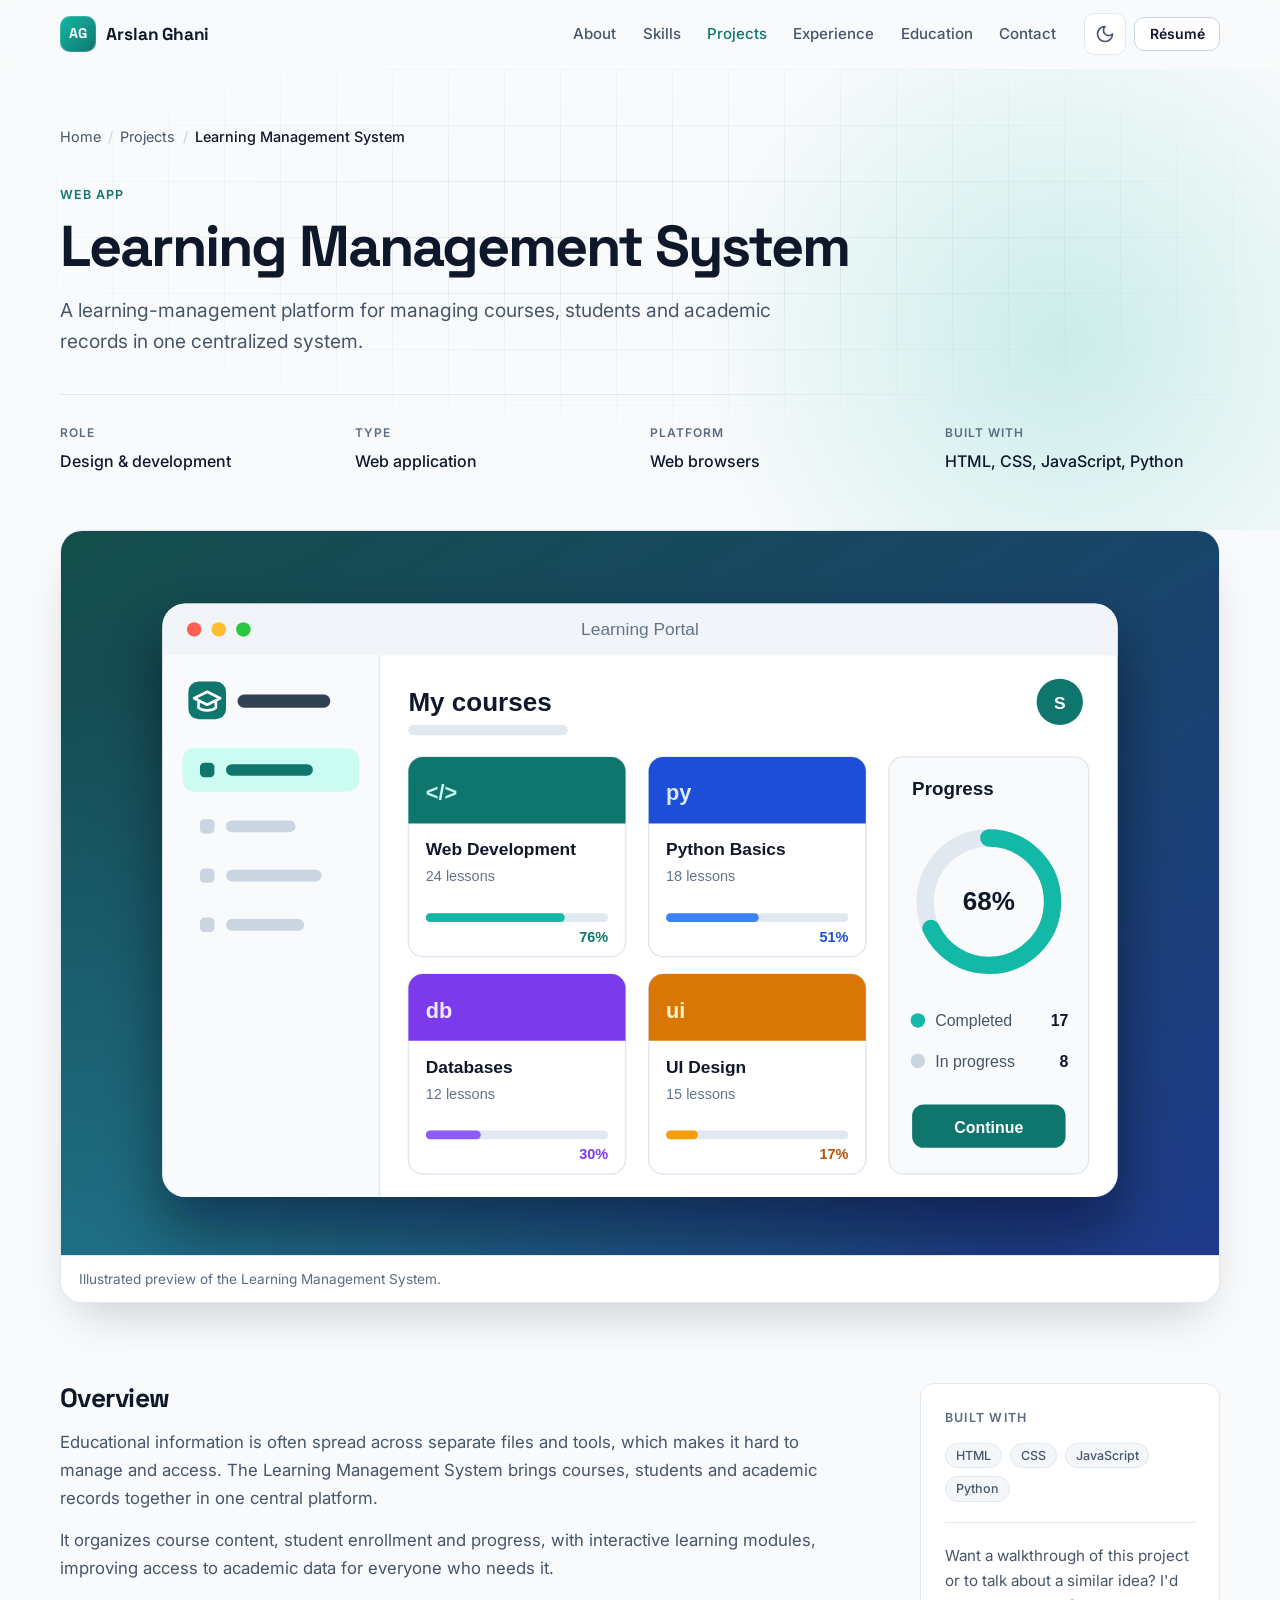
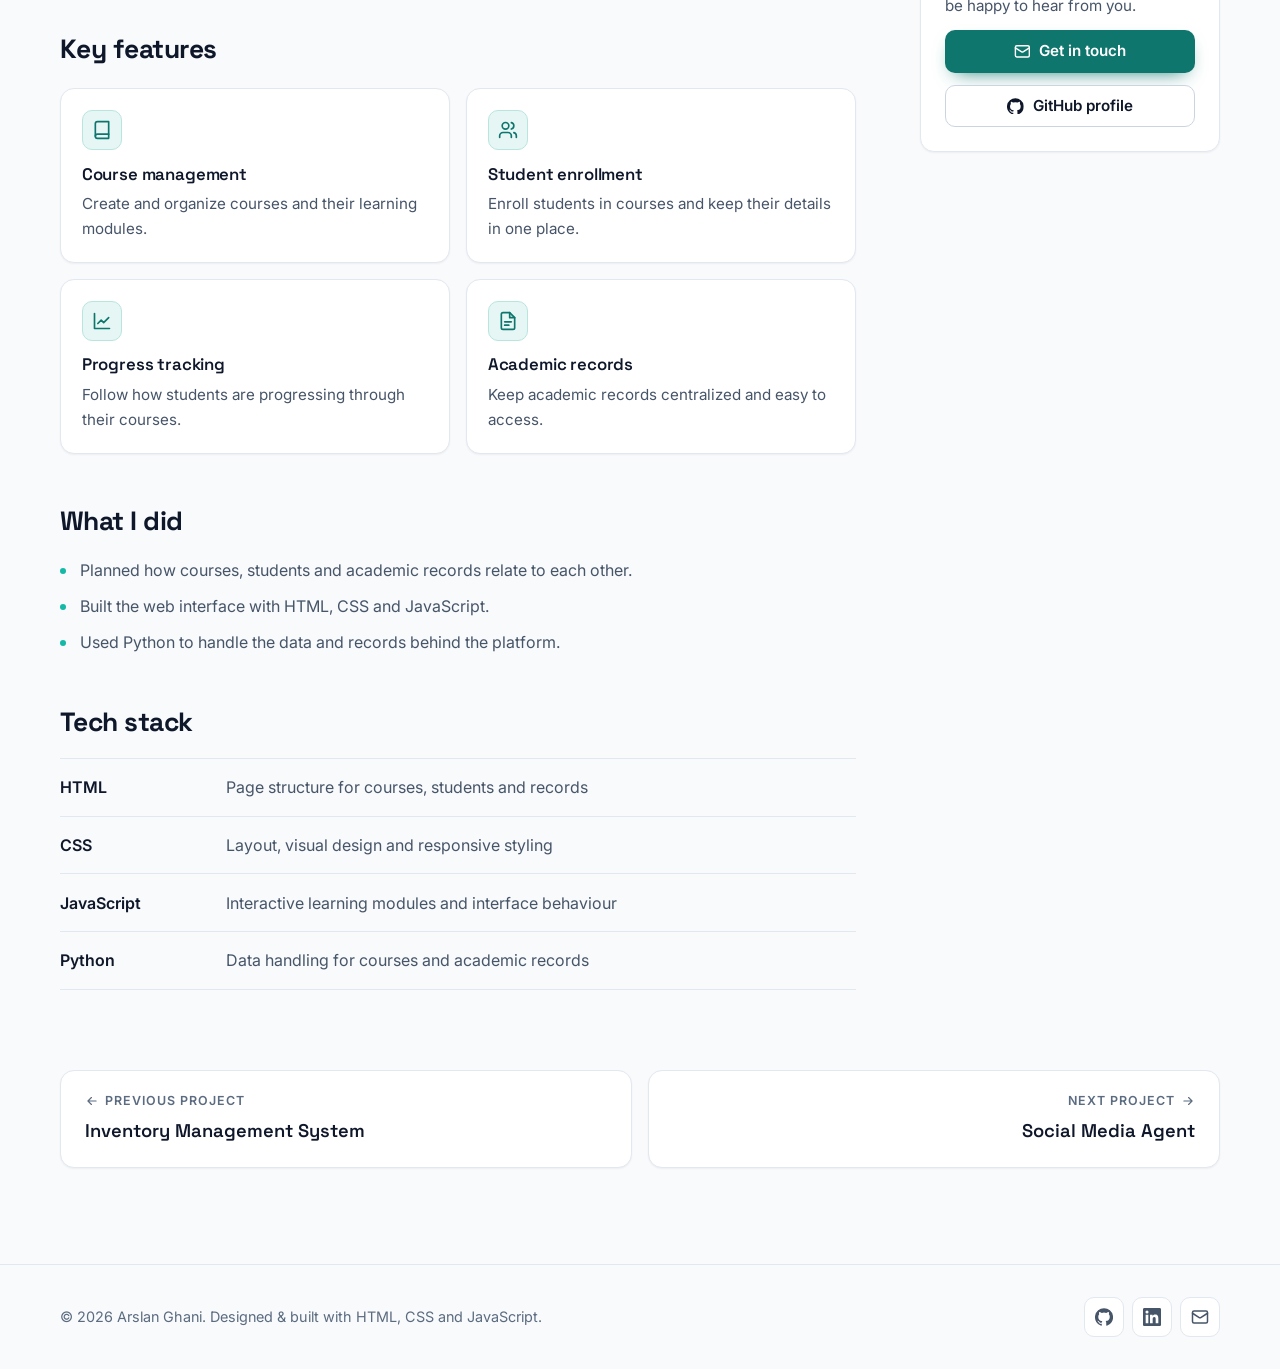
<file: projects/learning-management-system.html>
<!DOCTYPE html>
<html lang="en">
<head>
  <meta charset="UTF-8">
  <meta name="viewport" content="width=device-width, initial-scale=1">

  <title>Learning Management System — Case Study | Arslan Ghani</title>
  <meta name="description" content="A learning-management platform for managing courses, students and academic records in one centralized system.">
  <meta name="author" content="Arslan Ghani">
  <meta name="color-scheme" content="light dark">
  <meta name="theme-color" content="#f8fafb" media="(prefers-color-scheme: light)">
  <meta name="theme-color" content="#0b1120" media="(prefers-color-scheme: dark)">

  <link rel="canonical" href="https://arslantish7.github.io/projects/learning-management-system.html">

  <meta property="og:type" content="article">
  <meta property="og:url" content="https://arslantish7.github.io/projects/learning-management-system.html">
  <meta property="og:site_name" content="Arslan Ghani">
  <meta property="og:title" content="Learning Management System — Arslan Ghani">
  <meta property="og:description" content="A learning-management platform for managing courses, students and academic records in one centralized system.">
  <meta property="og:image" content="https://arslantish7.github.io/assets/og-image.png">
  <meta name="twitter:card" content="summary_large_image">
  <meta name="twitter:image" content="https://arslantish7.github.io/assets/og-image.png">

  <link rel="icon" href="../favicon.svg" type="image/svg+xml">
  <link rel="apple-touch-icon" href="../assets/icons/apple-touch-icon.png">

  <script>
    (function () {
      var root = document.documentElement;
      root.classList.add('js');
      try {
        var saved = localStorage.getItem('theme');
        if (saved === 'light' || saved === 'dark') root.setAttribute('data-theme', saved);
      } catch (e) {}
    })();
  </script>

  <link rel="preconnect" href="https://fonts.googleapis.com">
  <link rel="preconnect" href="https://fonts.gstatic.com" crossorigin>
  <link rel="stylesheet" href="https://fonts.googleapis.com/css2?family=Inter:wght@400;500;600;700&family=Space+Grotesk:wght@500;600;700&display=swap">
  <link rel="stylesheet" href="../css/style.css">
  <script src="../js/main.js" defer></script>

  <script type="application/ld+json">
  {
    "@context": "https://schema.org",
    "@type": "CreativeWork",
    "name": "Learning Management System",
    "description": "A learning-management platform for managing courses, students and academic records in one centralized system.",
    "genre": "Web App",
    "keywords": "HTML, CSS, JavaScript, Python",
    "author": {
      "@type": "Person",
      "name": "Arslan Ghani"
    }
  }
  </script>
</head>
<body>

  <svg class="sprite" aria-hidden="true" focusable="false" xmlns="http://www.w3.org/2000/svg">
    <symbol id="i-sun" viewBox="0 0 24 24"><circle cx="12" cy="12" r="4"/><path d="M12 2v2M12 20v2M4.93 4.93l1.41 1.41M17.66 17.66l1.41 1.41M2 12h2M20 12h2M6.34 17.66l-1.41 1.41M19.07 4.93l-1.41 1.41"/></symbol>
    <symbol id="i-moon" viewBox="0 0 24 24"><path d="M12 3a6 6 0 0 0 9 9 9 9 0 1 1-9-9Z"/></symbol>
    <symbol id="i-menu" viewBox="0 0 24 24"><path d="M4 7h16M4 12h16M4 17h16"/></symbol>
    <symbol id="i-close" viewBox="0 0 24 24"><path d="M18 6 6 18M6 6l12 12"/></symbol>
    <symbol id="i-arrow-right" viewBox="0 0 24 24"><path d="M5 12h14M13 6l6 6-6 6"/></symbol>
    <symbol id="i-arrow-left" viewBox="0 0 24 24"><path d="M19 12H5M11 18l-6-6 6-6"/></symbol>
    <symbol id="i-arrow-up" viewBox="0 0 24 24"><path d="M12 19V5M6 11l6-6 6 6"/></symbol>
    <symbol id="i-file" viewBox="0 0 24 24"><path d="M14 2H6a2 2 0 0 0-2 2v16a2 2 0 0 0 2 2h12a2 2 0 0 0 2-2V8z"/><path d="M14 2v6h6M8 13h8M8 17h5"/></symbol>
    <symbol id="i-mail" viewBox="0 0 24 24"><rect x="2" y="4" width="20" height="16" rx="2"/><path d="m22 7-8.97 5.7a1.94 1.94 0 0 1-2.06 0L2 7"/></symbol>
    <symbol id="i-github" viewBox="0 0 24 24"><path fill="currentColor" stroke="none" d="M12 .3a12 12 0 0 0-3.79 23.39c.6.11.82-.26.82-.58v-2.03c-3.34.73-4.04-1.61-4.04-1.61-.55-1.39-1.33-1.76-1.33-1.76-1.09-.74.08-.73.08-.73 1.2.09 1.84 1.24 1.84 1.24 1.07 1.83 2.81 1.3 3.49 1 .11-.78.42-1.3.76-1.6-2.67-.3-5.47-1.34-5.47-5.93 0-1.31.47-2.38 1.24-3.22-.13-.3-.54-1.52.11-3.18 0 0 1.01-.32 3.3 1.23a11.5 11.5 0 0 1 6 0c2.29-1.55 3.3-1.23 3.3-1.23.65 1.66.24 2.88.12 3.18.77.84 1.23 1.91 1.23 3.22 0 4.61-2.81 5.62-5.48 5.92.43.37.82 1.1.82 2.22v3.29c0 .32.22.7.83.58A12 12 0 0 0 12 .3"/></symbol>
    <symbol id="i-linkedin" viewBox="0 0 24 24"><path fill="currentColor" stroke="none" d="M20.45 20.45h-3.55v-5.57c0-1.33-.03-3.04-1.85-3.04-1.86 0-2.14 1.45-2.14 2.94v5.67H9.36V9h3.41v1.56h.05c.48-.9 1.64-1.85 3.37-1.85 3.6 0 4.27 2.37 4.27 5.46v6.28zM5.34 7.43a2.06 2.06 0 1 1 0-4.13 2.06 2.06 0 0 1 0 4.13zM7.12 20.45H3.56V9h3.56v11.45zM22.22 0H1.77C.79 0 0 .77 0 1.73v20.54C0 23.23.79 24 1.77 24h20.45c.98 0 1.78-.77 1.78-1.73V1.73C24 .77 23.2 0 22.22 0z"/></symbol>
    <symbol id="i-book" viewBox="0 0 24 24"><path d="M4 19.5A2.5 2.5 0 0 1 6.5 17H20"/><path d="M6.5 2H20v20H6.5A2.5 2.5 0 0 1 4 19.5v-15A2.5 2.5 0 0 1 6.5 2z"/></symbol>
    <symbol id="i-users" viewBox="0 0 24 24"><path d="M16 21v-2a4 4 0 0 0-4-4H6a4 4 0 0 0-4 4v2"/><circle cx="9" cy="7" r="4"/><path d="M22 21v-2a4 4 0 0 0-3-3.87M16 3.13a4 4 0 0 1 0 7.75"/></symbol>
    <symbol id="i-chart" viewBox="0 0 24 24"><path d="M3 3v18h18"/><path d="M7 15l4-4 3 3 6-6"/></symbol>
  </svg>

  <a class="skip-link" href="#main">Skip to content</a>

  <!-- ============ Header ============ -->
  <header class="site-header" data-header>
    <div class="container header-inner">
      <a class="brand" href="../index.html" aria-label="Arslan Ghani, home">
        <span class="brand-mark" aria-hidden="true">AG</span>
        <span class="brand-name">Arslan Ghani</span>
      </a>

      <nav class="site-nav" aria-label="Primary">
        <ul class="nav-list" id="primary-nav" data-nav>
          <li><a class="nav-link" href="../index.html#about">About</a></li>
          <li><a class="nav-link" href="../index.html#skills">Skills</a></li>
          <li><a class="nav-link" href="../index.html#projects" aria-current="true">Projects</a></li>
          <li><a class="nav-link" href="../index.html#experience">Experience</a></li>
          <li><a class="nav-link" href="../index.html#education">Education</a></li>
          <li><a class="nav-link" href="../index.html#contact">Contact</a></li>
          <li class="nav-resume">
            <a class="btn btn-primary btn-block" href="../assets/Arslan_Ghani_Resume.pdf" target="_blank" rel="noopener">
              <svg class="icon" aria-hidden="true"><use href="#i-file"/></svg>
              View résumé
            </a>
          </li>
        </ul>
      </nav>

      <div class="header-actions">
        <button class="icon-btn theme-toggle" type="button" data-theme-toggle aria-label="Switch to dark theme">
          <svg class="icon icon-moon" aria-hidden="true"><use href="#i-moon"/></svg>
          <svg class="icon icon-sun" aria-hidden="true"><use href="#i-sun"/></svg>
        </button>
        <a class="btn btn-outline btn-sm header-resume" href="../assets/Arslan_Ghani_Resume.pdf" target="_blank" rel="noopener">Résumé</a>
        <button class="icon-btn nav-toggle" type="button" data-nav-toggle aria-controls="primary-nav" aria-expanded="false" aria-label="Open menu">
          <svg class="icon icon-open" aria-hidden="true"><use href="#i-menu"/></svg>
          <svg class="icon icon-close" aria-hidden="true"><use href="#i-close"/></svg>
        </button>
      </div>
    </div>
    <div class="scroll-progress" aria-hidden="true"><span data-scroll-progress></span></div>
  </header>

  <main id="main" tabindex="-1">
    <article>
      <header class="case-hero">
        <div class="hero-bg" aria-hidden="true"></div>
        <div class="container">
          <nav class="breadcrumb" aria-label="Breadcrumb">
            <ol>
              <li><a href="../index.html">Home</a></li>
              <li><a href="../index.html#projects">Projects</a></li>
              <li aria-current="page">Learning Management System</li>
            </ol>
          </nav>

          <p class="project-type">Web App</p>
          <h1 class="case-title">Learning Management System</h1>
          <p class="case-lead">A learning-management platform for managing courses, students and academic records in one centralized system.</p>

          <dl class="case-meta">
            <div><dt>Role</dt><dd>Design &amp; development</dd></div>
            <div><dt>Type</dt><dd>Web application</dd></div>
            <div><dt>Platform</dt><dd>Web browsers</dd></div>
            <div><dt>Built with</dt><dd>HTML, CSS, JavaScript, Python</dd></div>
          </dl>
        </div>
      </header>

      <div class="container">
        <figure class="case-media">
          <img src="../assets/images/project-lms.svg" width="800" height="500" decoding="async"
               alt="Illustrated preview of a learning platform with course cards and progress bars">
          <figcaption>Illustrated preview of the Learning Management System.</figcaption>
        </figure>

        <div class="case-body">
          <div class="case-content">
            <section class="case-section reveal" aria-labelledby="overview-title">
              <h2 id="overview-title">Overview</h2>
              <p>Educational information is often spread across separate files and tools, which makes it hard to manage and access. The Learning Management System brings courses, students and academic records together in one central platform.</p>
              <p>It organizes course content, student enrollment and progress, with interactive learning modules, improving access to academic data for everyone who needs it.</p>
            </section>

            <section class="case-section reveal" aria-labelledby="features-title">
              <h2 id="features-title">Key features</h2>
              <ul class="feature-grid">
                <li class="card feature spotlight">
                  <span class="skill-icon" aria-hidden="true"><svg class="icon" aria-hidden="true"><use href="#i-book"/></svg></span>
                  <h3 class="card-title">Course management</h3>
                  <p>Create and organize courses and their learning modules.</p>
                </li>
                <li class="card feature spotlight">
                  <span class="skill-icon" aria-hidden="true"><svg class="icon" aria-hidden="true"><use href="#i-users"/></svg></span>
                  <h3 class="card-title">Student enrollment</h3>
                  <p>Enroll students in courses and keep their details in one place.</p>
                </li>
                <li class="card feature spotlight">
                  <span class="skill-icon" aria-hidden="true"><svg class="icon" aria-hidden="true"><use href="#i-chart"/></svg></span>
                  <h3 class="card-title">Progress tracking</h3>
                  <p>Follow how students are progressing through their courses.</p>
                </li>
                <li class="card feature spotlight">
                  <span class="skill-icon" aria-hidden="true"><svg class="icon" aria-hidden="true"><use href="#i-file"/></svg></span>
                  <h3 class="card-title">Academic records</h3>
                  <p>Keep academic records centralized and easy to access.</p>
                </li>
              </ul>
            </section>

            <section class="case-section reveal" aria-labelledby="role-title">
              <h2 id="role-title">What I did</h2>
              <ul class="bullets">
                <li>Planned how courses, students and academic records relate to each other.</li>
                <li>Built the web interface with HTML, CSS and JavaScript.</li>
                <li>Used Python to handle the data and records behind the platform.</li>
              </ul>
            </section>

            <section class="case-section reveal" aria-labelledby="stack-title">
              <h2 id="stack-title">Tech stack</h2>
              <dl class="tech-list">
                <div class="tech-item"><dt>HTML</dt><dd>Page structure for courses, students and records</dd></div>
                <div class="tech-item"><dt>CSS</dt><dd>Layout, visual design and responsive styling</dd></div>
                <div class="tech-item"><dt>JavaScript</dt><dd>Interactive learning modules and interface behaviour</dd></div>
                <div class="tech-item"><dt>Python</dt><dd>Data handling for courses and academic records</dd></div>
              </dl>
            </section>
          </div>

          <aside class="card case-aside reveal" aria-label="Project summary">
            <p class="aside-title">Built with</p>
            <ul class="chips chips-sm">
              <li class="chip">HTML</li><li class="chip">CSS</li><li class="chip">JavaScript</li><li class="chip">Python</li>
            </ul>
            <p class="aside-text">Want a walkthrough of this project or to talk about a similar idea? I'd be happy to hear from you.</p>
            <a class="btn btn-primary" href="../index.html#contact">
              <svg class="icon" aria-hidden="true"><use href="#i-mail"/></svg>
              Get in touch
            </a>
            <a class="btn btn-outline" href="https://github.com/arslantish7" target="_blank" rel="noopener">
              <svg class="icon" aria-hidden="true"><use href="#i-github"/></svg>
              GitHub profile
            </a>
            <!--
              When this project has a public repository or live demo, add the links here, for example:
              <a class="btn btn-outline" href="https://github.com/arslantish7/REPOSITORY-NAME" target="_blank" rel="noopener">View source code</a>
              <a class="btn btn-outline" href="https://YOUR-LIVE-DEMO-URL" target="_blank" rel="noopener">Live demo</a>
            -->
          </aside>
        </div>

        <nav class="case-nav" aria-label="More projects">
          <a class="card case-nav-link" href="inventory-management-system.html">
            <span class="case-nav-label"><svg class="icon" aria-hidden="true"><use href="#i-arrow-left"/></svg> Previous project</span>
            <span class="case-nav-title">Inventory Management System</span>
          </a>
          <a class="card case-nav-link case-nav-next" href="social-media-agent.html">
            <span class="case-nav-label">Next project <svg class="icon" aria-hidden="true"><use href="#i-arrow-right"/></svg></span>
            <span class="case-nav-title">Social Media Agent</span>
          </a>
        </nav>
      </div>
    </article>
  </main>

  <!-- ============ Footer ============ -->
  <footer class="site-footer">
    <div class="container footer-inner">
      <p class="footer-copy">
        &copy; <span data-year>2026</span> Arslan Ghani. Designed &amp; built with HTML, CSS and JavaScript.
      </p>
      <ul class="footer-social" aria-label="Profiles">
        <li><a class="social-link" href="https://github.com/arslantish7" target="_blank" rel="noopener" aria-label="GitHub profile (opens in a new tab)"><svg class="icon" aria-hidden="true"><use href="#i-github"/></svg></a></li>
        <li><a class="social-link" href="https://www.linkedin.com/in/arslan-ghani-a5aa98302" target="_blank" rel="noopener" aria-label="LinkedIn profile (opens in a new tab)"><svg class="icon" aria-hidden="true"><use href="#i-linkedin"/></svg></a></li>
        <li><a class="social-link" href="mailto:arslanmunn5@gmail.com" aria-label="Email Arslan"><svg class="icon" aria-hidden="true"><use href="#i-mail"/></svg></a></li>
      </ul>
    </div>

    <a class="back-to-top" href="#main" data-back-to-top aria-label="Back to top">
      <svg class="icon" aria-hidden="true"><use href="#i-arrow-up"/></svg>
    </a>
  </footer>

</body>
</html>
</file>
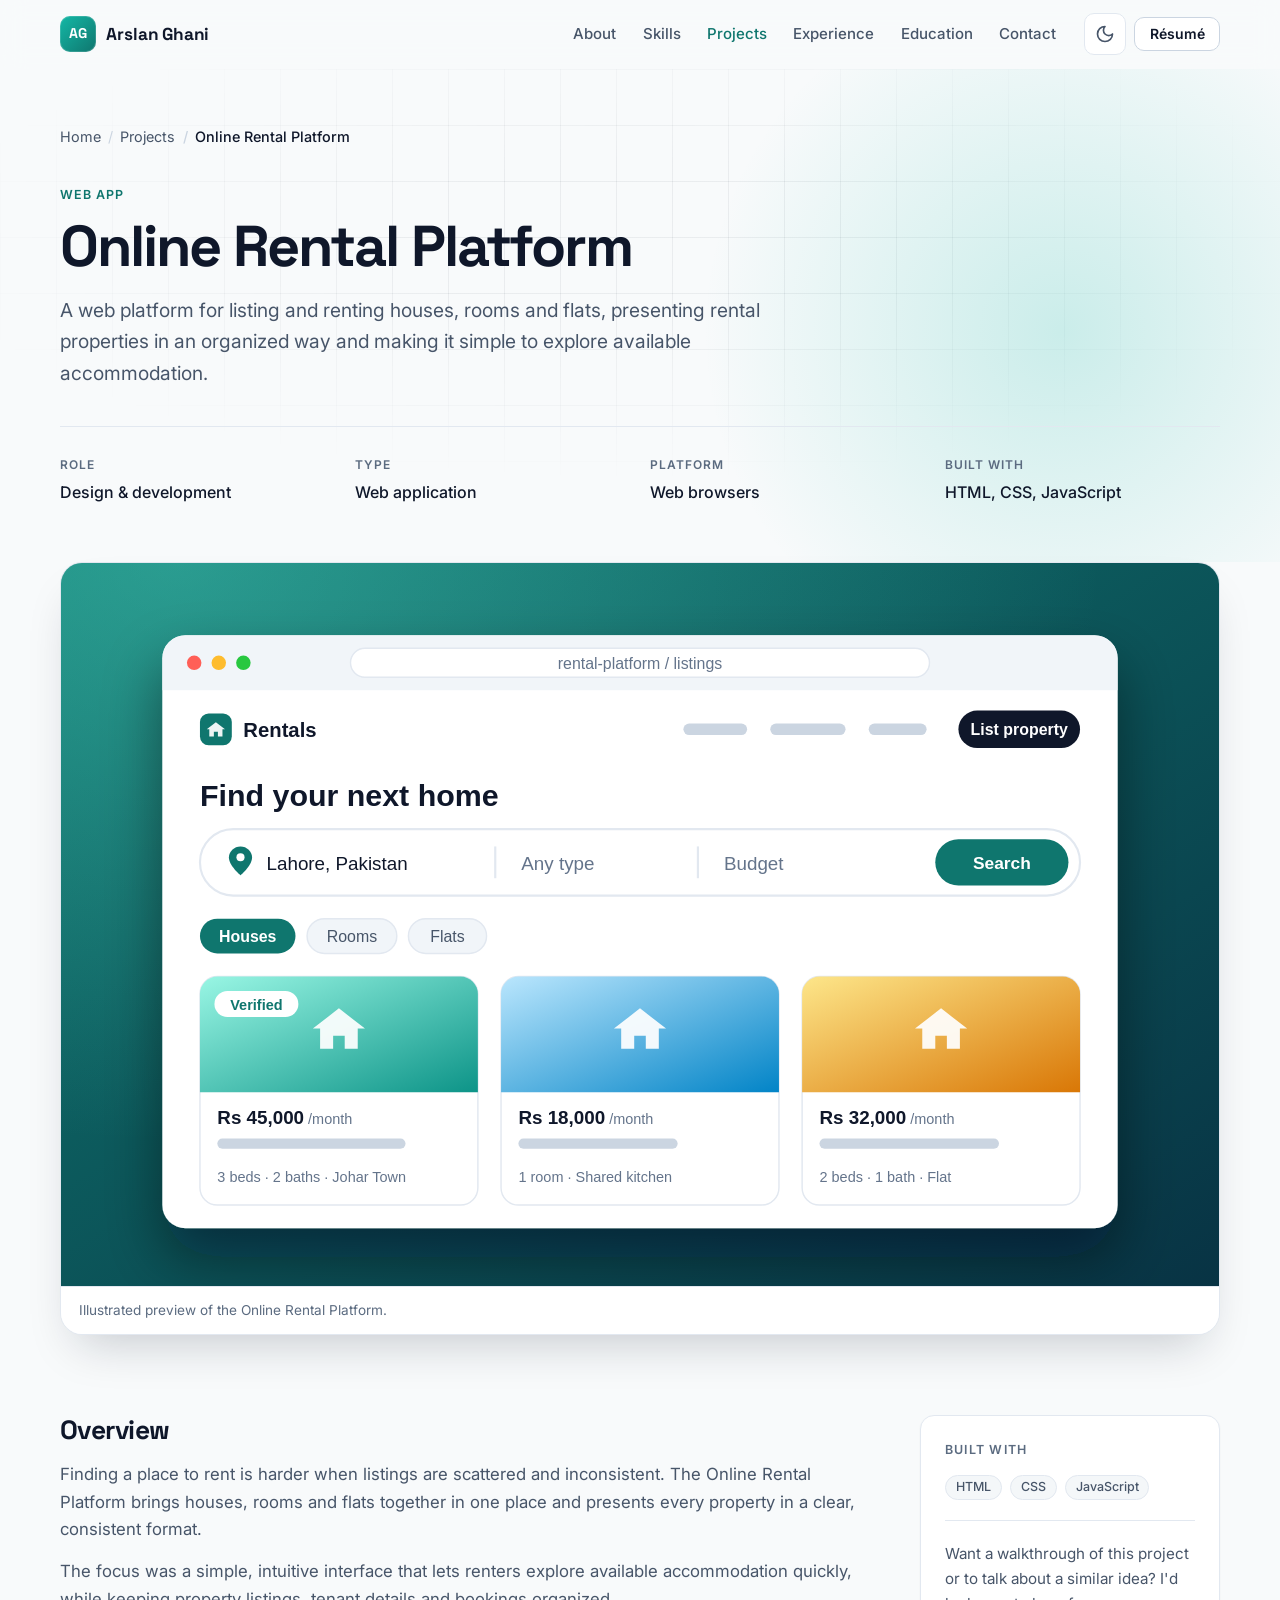
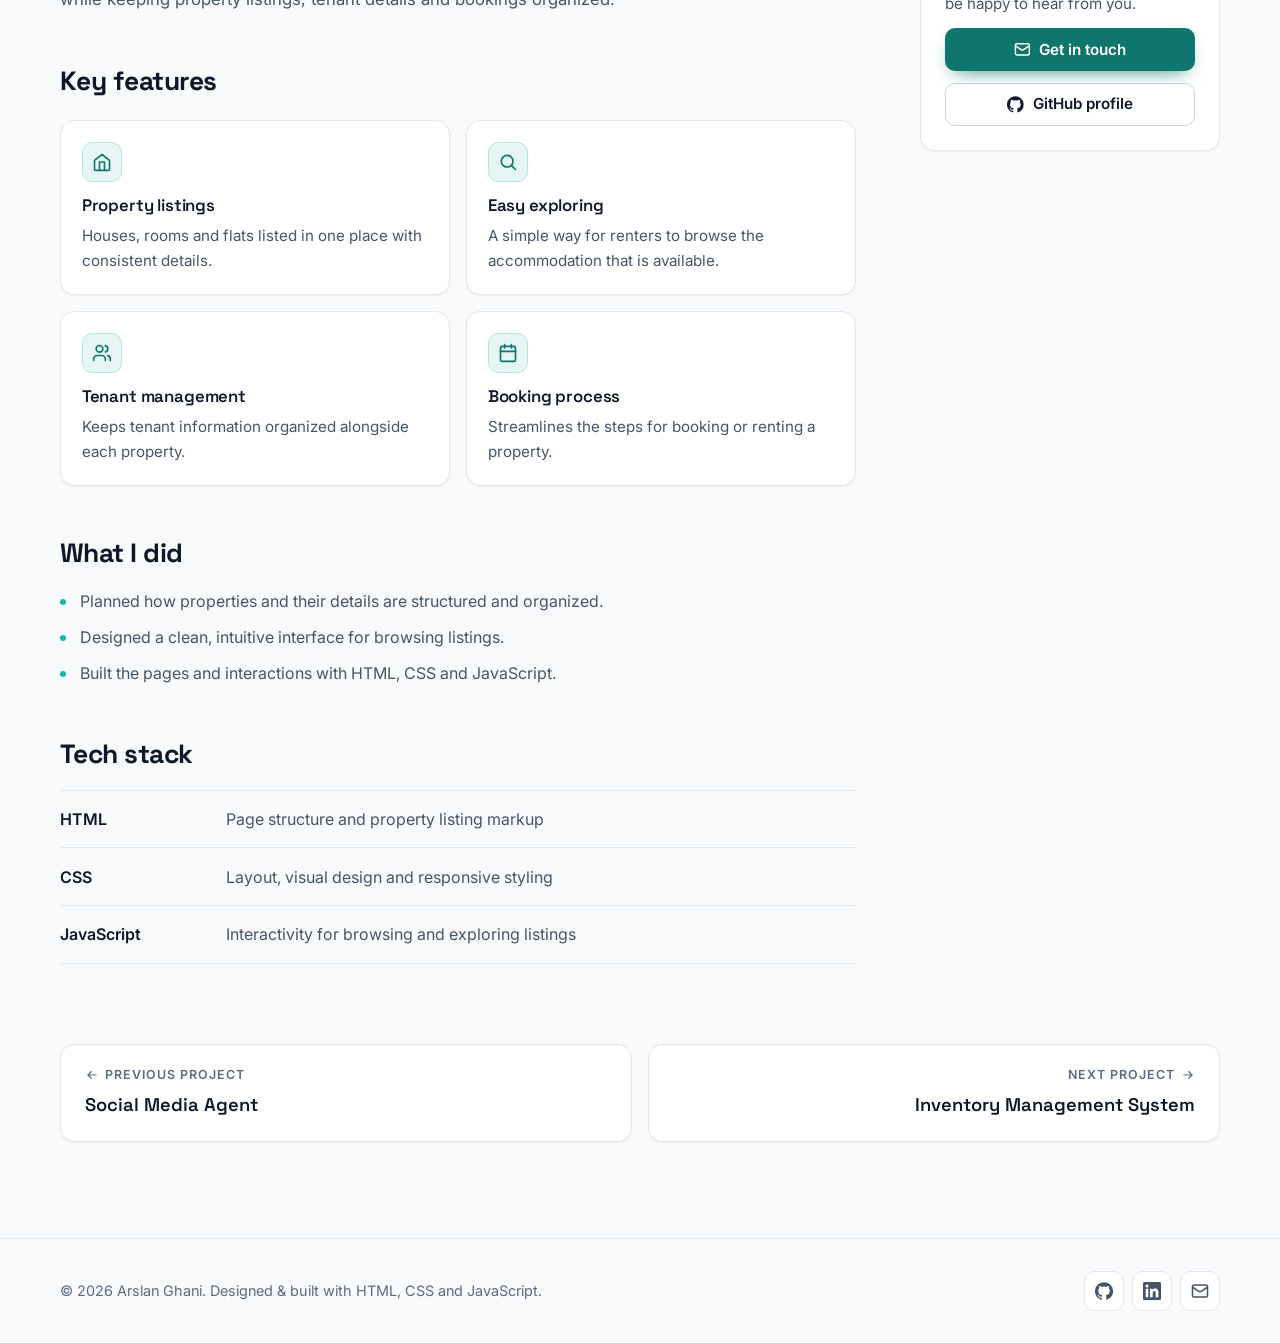
<file: projects/online-rental-platform.html>
<!DOCTYPE html>
<html lang="en">
<head>
  <meta charset="UTF-8">
  <meta name="viewport" content="width=device-width, initial-scale=1">

  <title>Online Rental Platform — Case Study | Arslan Ghani</title>
  <meta name="description" content="A web platform for listing and renting houses, rooms and flats, presenting rental properties in an organized way and making it simple to explore available accommodation.">
  <meta name="author" content="Arslan Ghani">
  <meta name="color-scheme" content="light dark">
  <meta name="theme-color" content="#f8fafb" media="(prefers-color-scheme: light)">
  <meta name="theme-color" content="#0b1120" media="(prefers-color-scheme: dark)">

  <link rel="canonical" href="https://arslantish7.github.io/projects/online-rental-platform.html">

  <meta property="og:type" content="article">
  <meta property="og:url" content="https://arslantish7.github.io/projects/online-rental-platform.html">
  <meta property="og:site_name" content="Arslan Ghani">
  <meta property="og:title" content="Online Rental Platform — Arslan Ghani">
  <meta property="og:description" content="A web platform for listing and renting houses, rooms and flats, presenting rental properties in an organized way and making it simple to explore available accommodation.">
  <meta property="og:image" content="https://arslantish7.github.io/assets/og-image.png">
  <meta name="twitter:card" content="summary_large_image">
  <meta name="twitter:image" content="https://arslantish7.github.io/assets/og-image.png">

  <link rel="icon" href="../favicon.svg" type="image/svg+xml">
  <link rel="apple-touch-icon" href="../assets/icons/apple-touch-icon.png">

  <script>
    (function () {
      var root = document.documentElement;
      root.classList.add('js');
      try {
        var saved = localStorage.getItem('theme');
        if (saved === 'light' || saved === 'dark') root.setAttribute('data-theme', saved);
      } catch (e) {}
    })();
  </script>

  <link rel="preconnect" href="https://fonts.googleapis.com">
  <link rel="preconnect" href="https://fonts.gstatic.com" crossorigin>
  <link rel="stylesheet" href="https://fonts.googleapis.com/css2?family=Inter:wght@400;500;600;700&family=Space+Grotesk:wght@500;600;700&display=swap">
  <link rel="stylesheet" href="../css/style.css">
  <script src="../js/main.js" defer></script>

  <script type="application/ld+json">
  {
    "@context": "https://schema.org",
    "@type": "CreativeWork",
    "name": "Online Rental Platform",
    "description": "A web platform for listing and renting houses, rooms and flats, presenting rental properties in an organized way and making it simple to explore available accommodation.",
    "genre": "Web App",
    "keywords": "HTML, CSS, JavaScript",
    "author": {
      "@type": "Person",
      "name": "Arslan Ghani"
    }
  }
  </script>
</head>
<body>

  <svg class="sprite" aria-hidden="true" focusable="false" xmlns="http://www.w3.org/2000/svg">
    <symbol id="i-sun" viewBox="0 0 24 24"><circle cx="12" cy="12" r="4"/><path d="M12 2v2M12 20v2M4.93 4.93l1.41 1.41M17.66 17.66l1.41 1.41M2 12h2M20 12h2M6.34 17.66l-1.41 1.41M19.07 4.93l-1.41 1.41"/></symbol>
    <symbol id="i-moon" viewBox="0 0 24 24"><path d="M12 3a6 6 0 0 0 9 9 9 9 0 1 1-9-9Z"/></symbol>
    <symbol id="i-menu" viewBox="0 0 24 24"><path d="M4 7h16M4 12h16M4 17h16"/></symbol>
    <symbol id="i-close" viewBox="0 0 24 24"><path d="M18 6 6 18M6 6l12 12"/></symbol>
    <symbol id="i-arrow-right" viewBox="0 0 24 24"><path d="M5 12h14M13 6l6 6-6 6"/></symbol>
    <symbol id="i-arrow-left" viewBox="0 0 24 24"><path d="M19 12H5M11 18l-6-6 6-6"/></symbol>
    <symbol id="i-arrow-up" viewBox="0 0 24 24"><path d="M12 19V5M6 11l6-6 6 6"/></symbol>
    <symbol id="i-file" viewBox="0 0 24 24"><path d="M14 2H6a2 2 0 0 0-2 2v16a2 2 0 0 0 2 2h12a2 2 0 0 0 2-2V8z"/><path d="M14 2v6h6M8 13h8M8 17h5"/></symbol>
    <symbol id="i-mail" viewBox="0 0 24 24"><rect x="2" y="4" width="20" height="16" rx="2"/><path d="m22 7-8.97 5.7a1.94 1.94 0 0 1-2.06 0L2 7"/></symbol>
    <symbol id="i-github" viewBox="0 0 24 24"><path fill="currentColor" stroke="none" d="M12 .3a12 12 0 0 0-3.79 23.39c.6.11.82-.26.82-.58v-2.03c-3.34.73-4.04-1.61-4.04-1.61-.55-1.39-1.33-1.76-1.33-1.76-1.09-.74.08-.73.08-.73 1.2.09 1.84 1.24 1.84 1.24 1.07 1.83 2.81 1.3 3.49 1 .11-.78.42-1.3.76-1.6-2.67-.3-5.47-1.34-5.47-5.93 0-1.31.47-2.38 1.24-3.22-.13-.3-.54-1.52.11-3.18 0 0 1.01-.32 3.3 1.23a11.5 11.5 0 0 1 6 0c2.29-1.55 3.3-1.23 3.3-1.23.65 1.66.24 2.88.12 3.18.77.84 1.23 1.91 1.23 3.22 0 4.61-2.81 5.62-5.48 5.92.43.37.82 1.1.82 2.22v3.29c0 .32.22.7.83.58A12 12 0 0 0 12 .3"/></symbol>
    <symbol id="i-linkedin" viewBox="0 0 24 24"><path fill="currentColor" stroke="none" d="M20.45 20.45h-3.55v-5.57c0-1.33-.03-3.04-1.85-3.04-1.86 0-2.14 1.45-2.14 2.94v5.67H9.36V9h3.41v1.56h.05c.48-.9 1.64-1.85 3.37-1.85 3.6 0 4.27 2.37 4.27 5.46v6.28zM5.34 7.43a2.06 2.06 0 1 1 0-4.13 2.06 2.06 0 0 1 0 4.13zM7.12 20.45H3.56V9h3.56v11.45zM22.22 0H1.77C.79 0 0 .77 0 1.73v20.54C0 23.23.79 24 1.77 24h20.45c.98 0 1.78-.77 1.78-1.73V1.73C24 .77 23.2 0 22.22 0z"/></symbol>
    <symbol id="i-home" viewBox="0 0 24 24"><path d="m3 10 9-7 9 7v10a2 2 0 0 1-2 2H5a2 2 0 0 1-2-2z"/><path d="M9 22V12h6v10"/></symbol>
    <symbol id="i-search" viewBox="0 0 24 24"><circle cx="11" cy="11" r="7"/><path d="m21 21-4.35-4.35"/></symbol>
    <symbol id="i-users" viewBox="0 0 24 24"><path d="M16 21v-2a4 4 0 0 0-4-4H6a4 4 0 0 0-4 4v2"/><circle cx="9" cy="7" r="4"/><path d="M22 21v-2a4 4 0 0 0-3-3.87M16 3.13a4 4 0 0 1 0 7.75"/></symbol>
    <symbol id="i-calendar" viewBox="0 0 24 24"><rect x="3" y="4" width="18" height="18" rx="2"/><path d="M16 2v4M8 2v4M3 10h18"/></symbol>
  </svg>

  <a class="skip-link" href="#main">Skip to content</a>

  <!-- ============ Header ============ -->
  <header class="site-header" data-header>
    <div class="container header-inner">
      <a class="brand" href="../index.html" aria-label="Arslan Ghani, home">
        <span class="brand-mark" aria-hidden="true">AG</span>
        <span class="brand-name">Arslan Ghani</span>
      </a>

      <nav class="site-nav" aria-label="Primary">
        <ul class="nav-list" id="primary-nav" data-nav>
          <li><a class="nav-link" href="../index.html#about">About</a></li>
          <li><a class="nav-link" href="../index.html#skills">Skills</a></li>
          <li><a class="nav-link" href="../index.html#projects" aria-current="true">Projects</a></li>
          <li><a class="nav-link" href="../index.html#experience">Experience</a></li>
          <li><a class="nav-link" href="../index.html#education">Education</a></li>
          <li><a class="nav-link" href="../index.html#contact">Contact</a></li>
          <li class="nav-resume">
            <a class="btn btn-primary btn-block" href="../assets/Arslan_Ghani_Resume.pdf" target="_blank" rel="noopener">
              <svg class="icon" aria-hidden="true"><use href="#i-file"/></svg>
              View résumé
            </a>
          </li>
        </ul>
      </nav>

      <div class="header-actions">
        <button class="icon-btn theme-toggle" type="button" data-theme-toggle aria-label="Switch to dark theme">
          <svg class="icon icon-moon" aria-hidden="true"><use href="#i-moon"/></svg>
          <svg class="icon icon-sun" aria-hidden="true"><use href="#i-sun"/></svg>
        </button>
        <a class="btn btn-outline btn-sm header-resume" href="../assets/Arslan_Ghani_Resume.pdf" target="_blank" rel="noopener">Résumé</a>
        <button class="icon-btn nav-toggle" type="button" data-nav-toggle aria-controls="primary-nav" aria-expanded="false" aria-label="Open menu">
          <svg class="icon icon-open" aria-hidden="true"><use href="#i-menu"/></svg>
          <svg class="icon icon-close" aria-hidden="true"><use href="#i-close"/></svg>
        </button>
      </div>
    </div>
    <div class="scroll-progress" aria-hidden="true"><span data-scroll-progress></span></div>
  </header>

  <main id="main" tabindex="-1">
    <article>
      <header class="case-hero">
        <div class="hero-bg" aria-hidden="true"></div>
        <div class="container">
          <nav class="breadcrumb" aria-label="Breadcrumb">
            <ol>
              <li><a href="../index.html">Home</a></li>
              <li><a href="../index.html#projects">Projects</a></li>
              <li aria-current="page">Online Rental Platform</li>
            </ol>
          </nav>

          <p class="project-type">Web App</p>
          <h1 class="case-title">Online Rental Platform</h1>
          <p class="case-lead">A web platform for listing and renting houses, rooms and flats, presenting rental properties in an organized way and making it simple to explore available accommodation.</p>

          <dl class="case-meta">
            <div><dt>Role</dt><dd>Design &amp; development</dd></div>
            <div><dt>Type</dt><dd>Web application</dd></div>
            <div><dt>Platform</dt><dd>Web browsers</dd></div>
            <div><dt>Built with</dt><dd>HTML, CSS, JavaScript</dd></div>
          </dl>
        </div>
      </header>

      <div class="container">
        <figure class="case-media">
          <img src="../assets/images/project-rental.svg" width="800" height="500" decoding="async"
               alt="Illustrated preview of a rental listings page with property cards and a search bar">
          <figcaption>Illustrated preview of the Online Rental Platform.</figcaption>
        </figure>

        <div class="case-body">
          <div class="case-content">
            <section class="case-section reveal" aria-labelledby="overview-title">
              <h2 id="overview-title">Overview</h2>
              <p>Finding a place to rent is harder when listings are scattered and inconsistent. The Online Rental Platform brings houses, rooms and flats together in one place and presents every property in a clear, consistent format.</p>
              <p>The focus was a simple, intuitive interface that lets renters explore available accommodation quickly, while keeping property listings, tenant details and bookings organized.</p>
            </section>

            <section class="case-section reveal" aria-labelledby="features-title">
              <h2 id="features-title">Key features</h2>
              <ul class="feature-grid">
                <li class="card feature spotlight">
                  <span class="skill-icon" aria-hidden="true"><svg class="icon" aria-hidden="true"><use href="#i-home"/></svg></span>
                  <h3 class="card-title">Property listings</h3>
                  <p>Houses, rooms and flats listed in one place with consistent details.</p>
                </li>
                <li class="card feature spotlight">
                  <span class="skill-icon" aria-hidden="true"><svg class="icon" aria-hidden="true"><use href="#i-search"/></svg></span>
                  <h3 class="card-title">Easy exploring</h3>
                  <p>A simple way for renters to browse the accommodation that is available.</p>
                </li>
                <li class="card feature spotlight">
                  <span class="skill-icon" aria-hidden="true"><svg class="icon" aria-hidden="true"><use href="#i-users"/></svg></span>
                  <h3 class="card-title">Tenant management</h3>
                  <p>Keeps tenant information organized alongside each property.</p>
                </li>
                <li class="card feature spotlight">
                  <span class="skill-icon" aria-hidden="true"><svg class="icon" aria-hidden="true"><use href="#i-calendar"/></svg></span>
                  <h3 class="card-title">Booking process</h3>
                  <p>Streamlines the steps for booking or renting a property.</p>
                </li>
              </ul>
            </section>

            <section class="case-section reveal" aria-labelledby="role-title">
              <h2 id="role-title">What I did</h2>
              <ul class="bullets">
                <li>Planned how properties and their details are structured and organized.</li>
                <li>Designed a clean, intuitive interface for browsing listings.</li>
                <li>Built the pages and interactions with HTML, CSS and JavaScript.</li>
              </ul>
            </section>

            <section class="case-section reveal" aria-labelledby="stack-title">
              <h2 id="stack-title">Tech stack</h2>
              <dl class="tech-list">
                <div class="tech-item"><dt>HTML</dt><dd>Page structure and property listing markup</dd></div>
                <div class="tech-item"><dt>CSS</dt><dd>Layout, visual design and responsive styling</dd></div>
                <div class="tech-item"><dt>JavaScript</dt><dd>Interactivity for browsing and exploring listings</dd></div>
              </dl>
            </section>
          </div>

          <aside class="card case-aside reveal" aria-label="Project summary">
            <p class="aside-title">Built with</p>
            <ul class="chips chips-sm">
              <li class="chip">HTML</li><li class="chip">CSS</li><li class="chip">JavaScript</li>
            </ul>
            <p class="aside-text">Want a walkthrough of this project or to talk about a similar idea? I'd be happy to hear from you.</p>
            <a class="btn btn-primary" href="../index.html#contact">
              <svg class="icon" aria-hidden="true"><use href="#i-mail"/></svg>
              Get in touch
            </a>
            <a class="btn btn-outline" href="https://github.com/arslantish7" target="_blank" rel="noopener">
              <svg class="icon" aria-hidden="true"><use href="#i-github"/></svg>
              GitHub profile
            </a>
            <!--
              When this project has a public repository or live demo, add the links here, for example:
              <a class="btn btn-outline" href="https://github.com/arslantish7/REPOSITORY-NAME" target="_blank" rel="noopener">View source code</a>
              <a class="btn btn-outline" href="https://YOUR-LIVE-DEMO-URL" target="_blank" rel="noopener">Live demo</a>
            -->
          </aside>
        </div>

        <nav class="case-nav" aria-label="More projects">
          <a class="card case-nav-link" href="social-media-agent.html">
            <span class="case-nav-label"><svg class="icon" aria-hidden="true"><use href="#i-arrow-left"/></svg> Previous project</span>
            <span class="case-nav-title">Social Media Agent</span>
          </a>
          <a class="card case-nav-link case-nav-next" href="inventory-management-system.html">
            <span class="case-nav-label">Next project <svg class="icon" aria-hidden="true"><use href="#i-arrow-right"/></svg></span>
            <span class="case-nav-title">Inventory Management System</span>
          </a>
        </nav>
      </div>
    </article>
  </main>

  <!-- ============ Footer ============ -->
  <footer class="site-footer">
    <div class="container footer-inner">
      <p class="footer-copy">
        &copy; <span data-year>2026</span> Arslan Ghani. Designed &amp; built with HTML, CSS and JavaScript.
      </p>
      <ul class="footer-social" aria-label="Profiles">
        <li><a class="social-link" href="https://github.com/arslantish7" target="_blank" rel="noopener" aria-label="GitHub profile (opens in a new tab)"><svg class="icon" aria-hidden="true"><use href="#i-github"/></svg></a></li>
        <li><a class="social-link" href="https://www.linkedin.com/in/arslan-ghani-a5aa98302" target="_blank" rel="noopener" aria-label="LinkedIn profile (opens in a new tab)"><svg class="icon" aria-hidden="true"><use href="#i-linkedin"/></svg></a></li>
        <li><a class="social-link" href="mailto:arslanmunn5@gmail.com" aria-label="Email Arslan"><svg class="icon" aria-hidden="true"><use href="#i-mail"/></svg></a></li>
      </ul>
    </div>

    <a class="back-to-top" href="#main" data-back-to-top aria-label="Back to top">
      <svg class="icon" aria-hidden="true"><use href="#i-arrow-up"/></svg>
    </a>
  </footer>

</body>
</html>
</file>
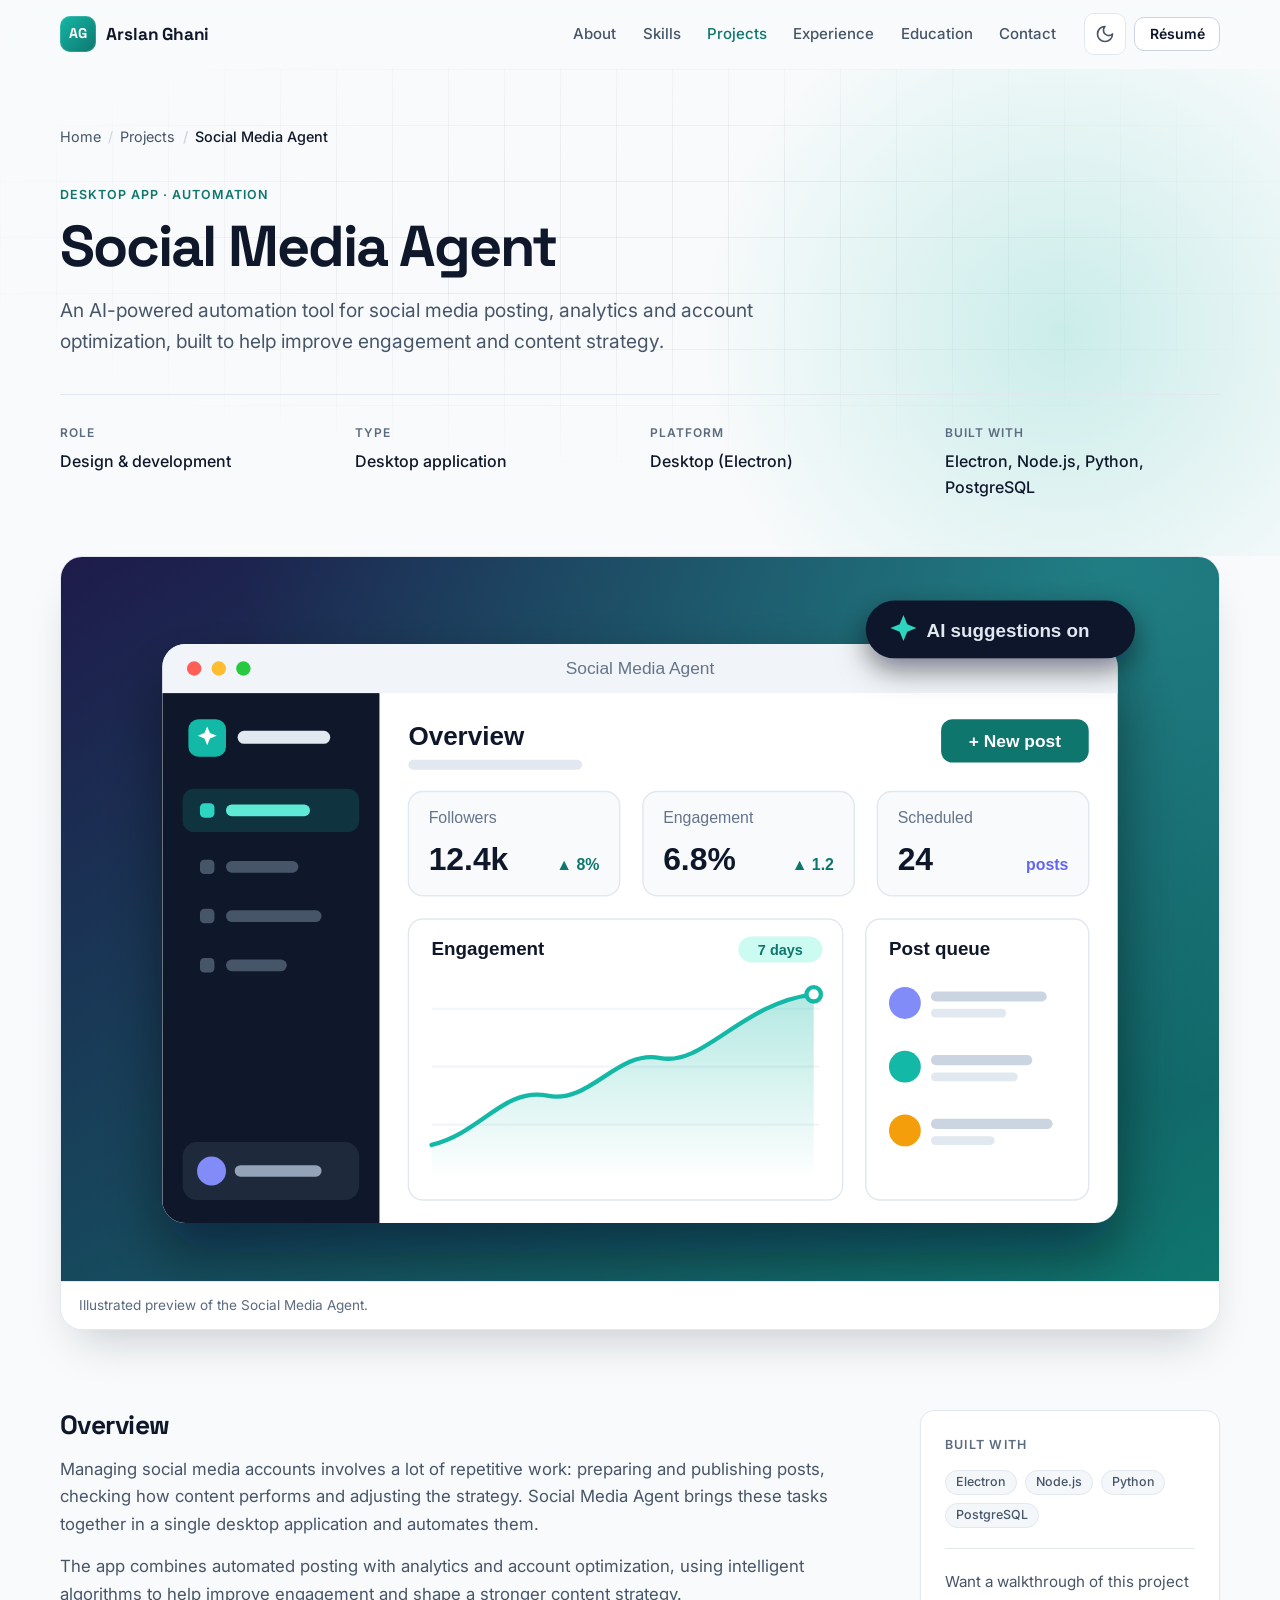
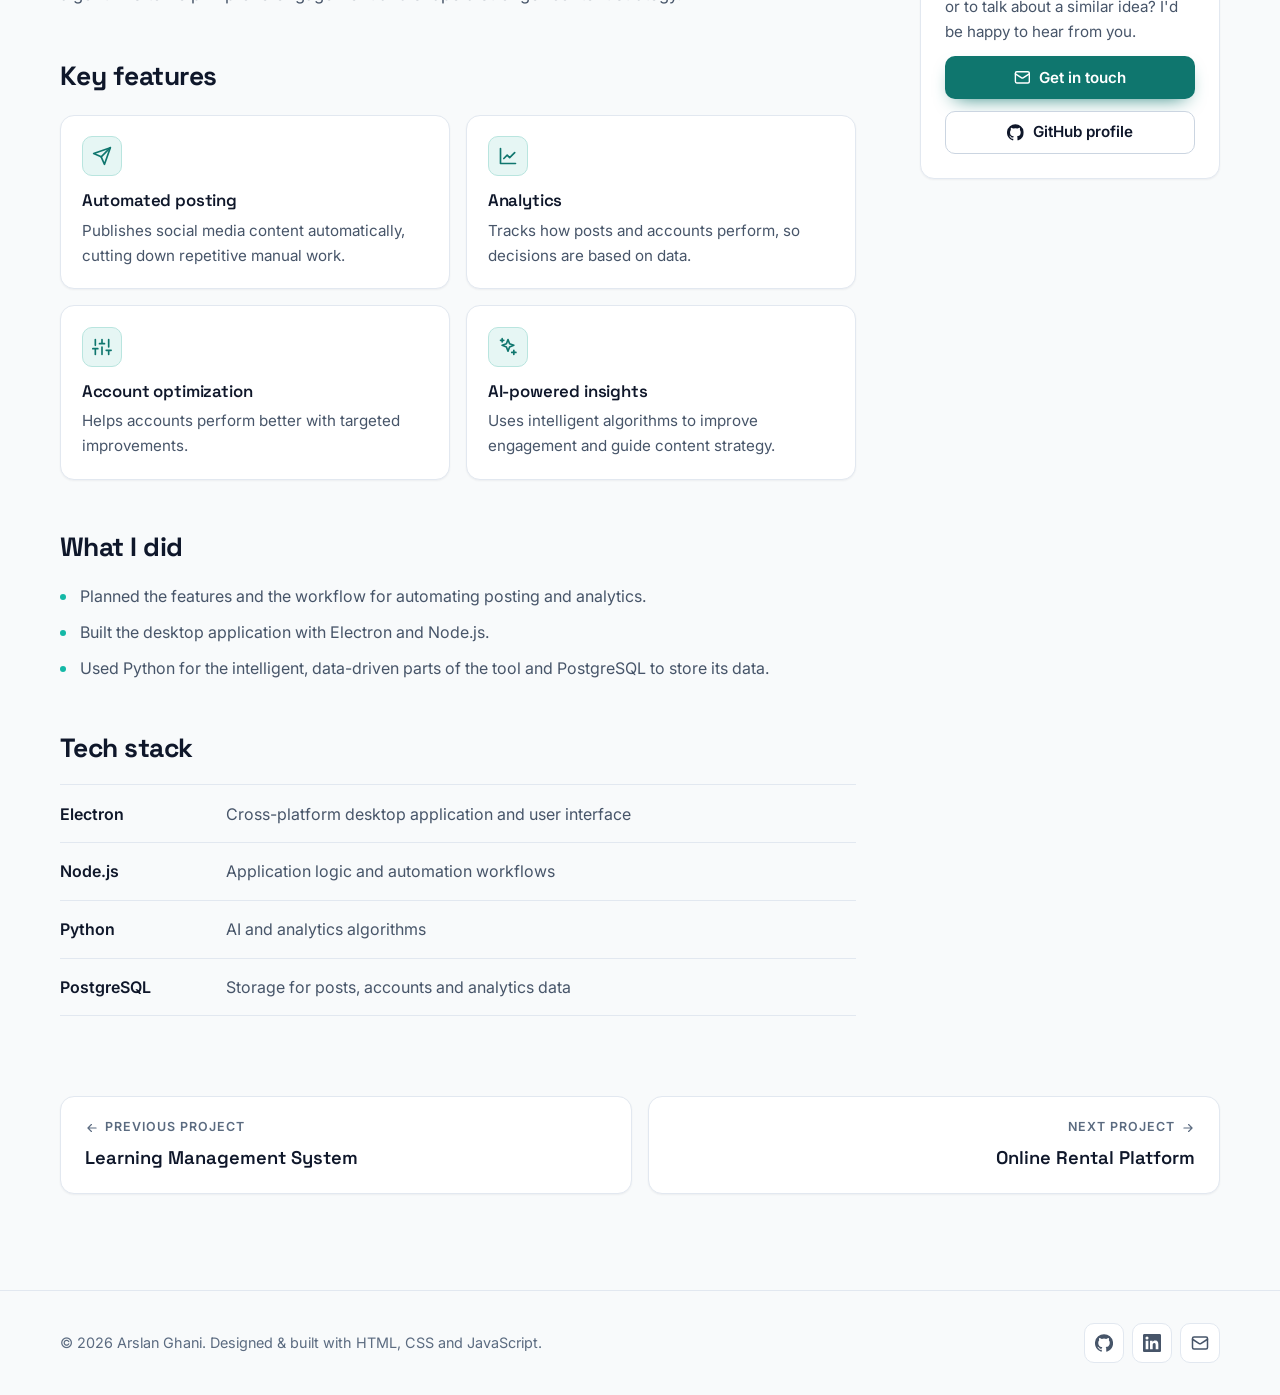
<file: projects/social-media-agent.html>
<!DOCTYPE html>
<html lang="en">
<head>
  <meta charset="UTF-8">
  <meta name="viewport" content="width=device-width, initial-scale=1">

  <title>Social Media Agent — Case Study | Arslan Ghani</title>
  <meta name="description" content="An AI-powered automation tool for social media posting, analytics and account optimization, built to help improve engagement and content strategy.">
  <meta name="author" content="Arslan Ghani">
  <meta name="color-scheme" content="light dark">
  <meta name="theme-color" content="#f8fafb" media="(prefers-color-scheme: light)">
  <meta name="theme-color" content="#0b1120" media="(prefers-color-scheme: dark)">

  <link rel="canonical" href="https://arslantish7.github.io/projects/social-media-agent.html">

  <meta property="og:type" content="article">
  <meta property="og:url" content="https://arslantish7.github.io/projects/social-media-agent.html">
  <meta property="og:site_name" content="Arslan Ghani">
  <meta property="og:title" content="Social Media Agent — Arslan Ghani">
  <meta property="og:description" content="An AI-powered automation tool for social media posting, analytics and account optimization, built to help improve engagement and content strategy.">
  <meta property="og:image" content="https://arslantish7.github.io/assets/og-image.png">
  <meta name="twitter:card" content="summary_large_image">
  <meta name="twitter:image" content="https://arslantish7.github.io/assets/og-image.png">

  <link rel="icon" href="../favicon.svg" type="image/svg+xml">
  <link rel="apple-touch-icon" href="../assets/icons/apple-touch-icon.png">

  <script>
    (function () {
      var root = document.documentElement;
      root.classList.add('js');
      try {
        var saved = localStorage.getItem('theme');
        if (saved === 'light' || saved === 'dark') root.setAttribute('data-theme', saved);
      } catch (e) {}
    })();
  </script>

  <link rel="preconnect" href="https://fonts.googleapis.com">
  <link rel="preconnect" href="https://fonts.gstatic.com" crossorigin>
  <link rel="stylesheet" href="https://fonts.googleapis.com/css2?family=Inter:wght@400;500;600;700&family=Space+Grotesk:wght@500;600;700&display=swap">
  <link rel="stylesheet" href="../css/style.css">
  <script src="../js/main.js" defer></script>

  <script type="application/ld+json">
  {
    "@context": "https://schema.org",
    "@type": "CreativeWork",
    "name": "Social Media Agent",
    "description": "An AI-powered automation tool for social media posting, analytics and account optimization, built to help improve engagement and content strategy.",
    "genre": "Desktop App · Automation",
    "keywords": "Electron, Node.js, Python, PostgreSQL",
    "author": {
      "@type": "Person",
      "name": "Arslan Ghani"
    }
  }
  </script>
</head>
<body>

  <svg class="sprite" aria-hidden="true" focusable="false" xmlns="http://www.w3.org/2000/svg">
    <symbol id="i-sun" viewBox="0 0 24 24"><circle cx="12" cy="12" r="4"/><path d="M12 2v2M12 20v2M4.93 4.93l1.41 1.41M17.66 17.66l1.41 1.41M2 12h2M20 12h2M6.34 17.66l-1.41 1.41M19.07 4.93l-1.41 1.41"/></symbol>
    <symbol id="i-moon" viewBox="0 0 24 24"><path d="M12 3a6 6 0 0 0 9 9 9 9 0 1 1-9-9Z"/></symbol>
    <symbol id="i-menu" viewBox="0 0 24 24"><path d="M4 7h16M4 12h16M4 17h16"/></symbol>
    <symbol id="i-close" viewBox="0 0 24 24"><path d="M18 6 6 18M6 6l12 12"/></symbol>
    <symbol id="i-arrow-right" viewBox="0 0 24 24"><path d="M5 12h14M13 6l6 6-6 6"/></symbol>
    <symbol id="i-arrow-left" viewBox="0 0 24 24"><path d="M19 12H5M11 18l-6-6 6-6"/></symbol>
    <symbol id="i-arrow-up" viewBox="0 0 24 24"><path d="M12 19V5M6 11l6-6 6 6"/></symbol>
    <symbol id="i-file" viewBox="0 0 24 24"><path d="M14 2H6a2 2 0 0 0-2 2v16a2 2 0 0 0 2 2h12a2 2 0 0 0 2-2V8z"/><path d="M14 2v6h6M8 13h8M8 17h5"/></symbol>
    <symbol id="i-mail" viewBox="0 0 24 24"><rect x="2" y="4" width="20" height="16" rx="2"/><path d="m22 7-8.97 5.7a1.94 1.94 0 0 1-2.06 0L2 7"/></symbol>
    <symbol id="i-github" viewBox="0 0 24 24"><path fill="currentColor" stroke="none" d="M12 .3a12 12 0 0 0-3.79 23.39c.6.11.82-.26.82-.58v-2.03c-3.34.73-4.04-1.61-4.04-1.61-.55-1.39-1.33-1.76-1.33-1.76-1.09-.74.08-.73.08-.73 1.2.09 1.84 1.24 1.84 1.24 1.07 1.83 2.81 1.3 3.49 1 .11-.78.42-1.3.76-1.6-2.67-.3-5.47-1.34-5.47-5.93 0-1.31.47-2.38 1.24-3.22-.13-.3-.54-1.52.11-3.18 0 0 1.01-.32 3.3 1.23a11.5 11.5 0 0 1 6 0c2.29-1.55 3.3-1.23 3.3-1.23.65 1.66.24 2.88.12 3.18.77.84 1.23 1.91 1.23 3.22 0 4.61-2.81 5.62-5.48 5.92.43.37.82 1.1.82 2.22v3.29c0 .32.22.7.83.58A12 12 0 0 0 12 .3"/></symbol>
    <symbol id="i-linkedin" viewBox="0 0 24 24"><path fill="currentColor" stroke="none" d="M20.45 20.45h-3.55v-5.57c0-1.33-.03-3.04-1.85-3.04-1.86 0-2.14 1.45-2.14 2.94v5.67H9.36V9h3.41v1.56h.05c.48-.9 1.64-1.85 3.37-1.85 3.6 0 4.27 2.37 4.27 5.46v6.28zM5.34 7.43a2.06 2.06 0 1 1 0-4.13 2.06 2.06 0 0 1 0 4.13zM7.12 20.45H3.56V9h3.56v11.45zM22.22 0H1.77C.79 0 0 .77 0 1.73v20.54C0 23.23.79 24 1.77 24h20.45c.98 0 1.78-.77 1.78-1.73V1.73C24 .77 23.2 0 22.22 0z"/></symbol>
    <symbol id="i-send" viewBox="0 0 24 24"><path d="m22 2-7 20-4-9-9-4Z"/><path d="M22 2 11 13"/></symbol>
    <symbol id="i-chart" viewBox="0 0 24 24"><path d="M3 3v18h18"/><path d="M7 15l4-4 3 3 6-6"/></symbol>
    <symbol id="i-sliders" viewBox="0 0 24 24"><path d="M4 21v-7M4 10V3M12 21v-9M12 8V3M20 21v-5M20 12V3M1 14h6M9 8h6M17 16h6"/></symbol>
    <symbol id="i-sparkles" viewBox="0 0 24 24"><path d="M12 3l1.9 5.1L19 10l-5.1 1.9L12 17l-1.9-5.1L5 10l5.1-1.9z"/><path d="M19 16v5M16.5 18.5h5M5 2v4M3 4h4"/></symbol>
  </svg>

  <a class="skip-link" href="#main">Skip to content</a>

  <!-- ============ Header ============ -->
  <header class="site-header" data-header>
    <div class="container header-inner">
      <a class="brand" href="../index.html" aria-label="Arslan Ghani, home">
        <span class="brand-mark" aria-hidden="true">AG</span>
        <span class="brand-name">Arslan Ghani</span>
      </a>

      <nav class="site-nav" aria-label="Primary">
        <ul class="nav-list" id="primary-nav" data-nav>
          <li><a class="nav-link" href="../index.html#about">About</a></li>
          <li><a class="nav-link" href="../index.html#skills">Skills</a></li>
          <li><a class="nav-link" href="../index.html#projects" aria-current="true">Projects</a></li>
          <li><a class="nav-link" href="../index.html#experience">Experience</a></li>
          <li><a class="nav-link" href="../index.html#education">Education</a></li>
          <li><a class="nav-link" href="../index.html#contact">Contact</a></li>
          <li class="nav-resume">
            <a class="btn btn-primary btn-block" href="../assets/Arslan_Ghani_Resume.pdf" target="_blank" rel="noopener">
              <svg class="icon" aria-hidden="true"><use href="#i-file"/></svg>
              View résumé
            </a>
          </li>
        </ul>
      </nav>

      <div class="header-actions">
        <button class="icon-btn theme-toggle" type="button" data-theme-toggle aria-label="Switch to dark theme">
          <svg class="icon icon-moon" aria-hidden="true"><use href="#i-moon"/></svg>
          <svg class="icon icon-sun" aria-hidden="true"><use href="#i-sun"/></svg>
        </button>
        <a class="btn btn-outline btn-sm header-resume" href="../assets/Arslan_Ghani_Resume.pdf" target="_blank" rel="noopener">Résumé</a>
        <button class="icon-btn nav-toggle" type="button" data-nav-toggle aria-controls="primary-nav" aria-expanded="false" aria-label="Open menu">
          <svg class="icon icon-open" aria-hidden="true"><use href="#i-menu"/></svg>
          <svg class="icon icon-close" aria-hidden="true"><use href="#i-close"/></svg>
        </button>
      </div>
    </div>
    <div class="scroll-progress" aria-hidden="true"><span data-scroll-progress></span></div>
  </header>

  <main id="main" tabindex="-1">
    <article>
      <header class="case-hero">
        <div class="hero-bg" aria-hidden="true"></div>
        <div class="container">
          <nav class="breadcrumb" aria-label="Breadcrumb">
            <ol>
              <li><a href="../index.html">Home</a></li>
              <li><a href="../index.html#projects">Projects</a></li>
              <li aria-current="page">Social Media Agent</li>
            </ol>
          </nav>

          <p class="project-type">Desktop App · Automation</p>
          <h1 class="case-title">Social Media Agent</h1>
          <p class="case-lead">An AI-powered automation tool for social media posting, analytics and account optimization, built to help improve engagement and content strategy.</p>

          <dl class="case-meta">
            <div><dt>Role</dt><dd>Design &amp; development</dd></div>
            <div><dt>Type</dt><dd>Desktop application</dd></div>
            <div><dt>Platform</dt><dd>Desktop (Electron)</dd></div>
            <div><dt>Built with</dt><dd>Electron, Node.js, Python, PostgreSQL</dd></div>
          </dl>
        </div>
      </header>

      <div class="container">
        <figure class="case-media">
          <img src="../assets/images/project-social-agent.svg" width="800" height="500" decoding="async"
               alt="Illustrated preview of a social media automation dashboard with scheduled posts and engagement charts">
          <figcaption>Illustrated preview of the Social Media Agent.</figcaption>
        </figure>

        <div class="case-body">
          <div class="case-content">
            <section class="case-section reveal" aria-labelledby="overview-title">
              <h2 id="overview-title">Overview</h2>
              <p>Managing social media accounts involves a lot of repetitive work: preparing and publishing posts, checking how content performs and adjusting the strategy. Social Media Agent brings these tasks together in a single desktop application and automates them.</p>
              <p>The app combines automated posting with analytics and account optimization, using intelligent algorithms to help improve engagement and shape a stronger content strategy.</p>
            </section>

            <section class="case-section reveal" aria-labelledby="features-title">
              <h2 id="features-title">Key features</h2>
              <ul class="feature-grid">
                <li class="card feature spotlight">
                  <span class="skill-icon" aria-hidden="true"><svg class="icon" aria-hidden="true"><use href="#i-send"/></svg></span>
                  <h3 class="card-title">Automated posting</h3>
                  <p>Publishes social media content automatically, cutting down repetitive manual work.</p>
                </li>
                <li class="card feature spotlight">
                  <span class="skill-icon" aria-hidden="true"><svg class="icon" aria-hidden="true"><use href="#i-chart"/></svg></span>
                  <h3 class="card-title">Analytics</h3>
                  <p>Tracks how posts and accounts perform, so decisions are based on data.</p>
                </li>
                <li class="card feature spotlight">
                  <span class="skill-icon" aria-hidden="true"><svg class="icon" aria-hidden="true"><use href="#i-sliders"/></svg></span>
                  <h3 class="card-title">Account optimization</h3>
                  <p>Helps accounts perform better with targeted improvements.</p>
                </li>
                <li class="card feature spotlight">
                  <span class="skill-icon" aria-hidden="true"><svg class="icon" aria-hidden="true"><use href="#i-sparkles"/></svg></span>
                  <h3 class="card-title">AI-powered insights</h3>
                  <p>Uses intelligent algorithms to improve engagement and guide content strategy.</p>
                </li>
              </ul>
            </section>

            <section class="case-section reveal" aria-labelledby="role-title">
              <h2 id="role-title">What I did</h2>
              <ul class="bullets">
                <li>Planned the features and the workflow for automating posting and analytics.</li>
                <li>Built the desktop application with Electron and Node.js.</li>
                <li>Used Python for the intelligent, data-driven parts of the tool and PostgreSQL to store its data.</li>
              </ul>
            </section>

            <section class="case-section reveal" aria-labelledby="stack-title">
              <h2 id="stack-title">Tech stack</h2>
              <dl class="tech-list">
                <div class="tech-item"><dt>Electron</dt><dd>Cross-platform desktop application and user interface</dd></div>
                <div class="tech-item"><dt>Node.js</dt><dd>Application logic and automation workflows</dd></div>
                <div class="tech-item"><dt>Python</dt><dd>AI and analytics algorithms</dd></div>
                <div class="tech-item"><dt>PostgreSQL</dt><dd>Storage for posts, accounts and analytics data</dd></div>
              </dl>
            </section>
          </div>

          <aside class="card case-aside reveal" aria-label="Project summary">
            <p class="aside-title">Built with</p>
            <ul class="chips chips-sm">
              <li class="chip">Electron</li><li class="chip">Node.js</li><li class="chip">Python</li><li class="chip">PostgreSQL</li>
            </ul>
            <p class="aside-text">Want a walkthrough of this project or to talk about a similar idea? I'd be happy to hear from you.</p>
            <a class="btn btn-primary" href="../index.html#contact">
              <svg class="icon" aria-hidden="true"><use href="#i-mail"/></svg>
              Get in touch
            </a>
            <a class="btn btn-outline" href="https://github.com/arslantish7" target="_blank" rel="noopener">
              <svg class="icon" aria-hidden="true"><use href="#i-github"/></svg>
              GitHub profile
            </a>
            <!--
              When this project has a public repository or live demo, add the links here, for example:
              <a class="btn btn-outline" href="https://github.com/arslantish7/REPOSITORY-NAME" target="_blank" rel="noopener">View source code</a>
              <a class="btn btn-outline" href="https://YOUR-LIVE-DEMO-URL" target="_blank" rel="noopener">Live demo</a>
            -->
          </aside>
        </div>

        <nav class="case-nav" aria-label="More projects">
          <a class="card case-nav-link" href="learning-management-system.html">
            <span class="case-nav-label"><svg class="icon" aria-hidden="true"><use href="#i-arrow-left"/></svg> Previous project</span>
            <span class="case-nav-title">Learning Management System</span>
          </a>
          <a class="card case-nav-link case-nav-next" href="online-rental-platform.html">
            <span class="case-nav-label">Next project <svg class="icon" aria-hidden="true"><use href="#i-arrow-right"/></svg></span>
            <span class="case-nav-title">Online Rental Platform</span>
          </a>
        </nav>
      </div>
    </article>
  </main>

  <!-- ============ Footer ============ -->
  <footer class="site-footer">
    <div class="container footer-inner">
      <p class="footer-copy">
        &copy; <span data-year>2026</span> Arslan Ghani. Designed &amp; built with HTML, CSS and JavaScript.
      </p>
      <ul class="footer-social" aria-label="Profiles">
        <li><a class="social-link" href="https://github.com/arslantish7" target="_blank" rel="noopener" aria-label="GitHub profile (opens in a new tab)"><svg class="icon" aria-hidden="true"><use href="#i-github"/></svg></a></li>
        <li><a class="social-link" href="https://www.linkedin.com/in/arslan-ghani-a5aa98302" target="_blank" rel="noopener" aria-label="LinkedIn profile (opens in a new tab)"><svg class="icon" aria-hidden="true"><use href="#i-linkedin"/></svg></a></li>
        <li><a class="social-link" href="mailto:arslanmunn5@gmail.com" aria-label="Email Arslan"><svg class="icon" aria-hidden="true"><use href="#i-mail"/></svg></a></li>
      </ul>
    </div>

    <a class="back-to-top" href="#main" data-back-to-top aria-label="Back to top">
      <svg class="icon" aria-hidden="true"><use href="#i-arrow-up"/></svg>
    </a>
  </footer>

</body>
</html>
</file>
<file: css/style.css>
/* ==========================================================================
   Arslan Ghani — Portfolio
   One stylesheet, no build step.

   1. Design tokens (light + dark)
   2. Base & accessibility
   3. Layout & shared components
   4. Header & navigation
   5. Hero
   6. Sections: about, skills, projects, experience, education, contact
   7. Footer, back-to-top, 404
   8. Motion
   9. Responsive
   11. Advanced interactions (particles, typing, spotlight, tilt, counters)
   12. Contact form
   13. Project case-study pages
   10. Print (kept last so it overrides everything)
   ========================================================================== */

/* 1. Design tokens --------------------------------------------------------- */

:root {
  color-scheme: light;

  --font-sans: 'Inter', system-ui, -apple-system, 'Segoe UI', Roboto, 'Helvetica Neue', Arial, sans-serif;
  --font-display: 'Space Grotesk', 'Inter', system-ui, -apple-system, 'Segoe UI', sans-serif;
  --font-mono: ui-monospace, 'Cascadia Code', 'SFMono-Regular', Consolas, 'Liberation Mono', monospace;

  /* Colours (all text pairs meet WCAG AA) */
  --bg: #f8fafb;
  --bg-alt: #f1f5f7;
  --surface: #ffffff;
  --surface-2: #f4f7f9;
  --text: #0f172a;
  --text-muted: #475569;
  --text-faint: #5b6b80;
  --border: #e2e8f0;
  --border-strong: #cbd5e1;
  --accent: #0f766e;
  --accent-hover: #115e59;
  --accent-bright: #14b8a6;
  --accent-soft: #e6f6f4;
  --accent-soft-border: #b9e5df;
  --on-accent: #ffffff;
  --grad-from: #0f766e;
  --grad-to: #0d9488;
  --header-bg: rgba(248, 250, 251, 0.82);
  --grid-line: rgba(15, 23, 42, 0.06);
  --glow: rgba(20, 184, 166, 0.2);
  --spot: rgba(20, 184, 166, 0.1);
  --danger: #b91c1c;
  --danger-soft: rgba(185, 28, 28, 0.1);
  --particles: 13, 148, 136;

  --shadow-sm: 0 1px 2px rgba(15, 23, 42, 0.05);
  --shadow-md: 0 10px 30px -12px rgba(15, 23, 42, 0.14);
  --shadow-lg: 0 24px 48px -18px rgba(15, 23, 42, 0.22);

  /* Shape & layout */
  --radius-sm: 10px;
  --radius: 14px;
  --radius-lg: 22px;
  --radius-full: 999px;
  --container: 1160px;
  --gutter: clamp(16px, 4vw, 32px);
  --header-h: 68px;
  --ease: cubic-bezier(0.2, 0.7, 0.2, 1);
}

:root[data-theme='dark'] {
  color-scheme: dark;
  --bg: #0b1120;
  --bg-alt: #0e1628;
  --surface: #111a2e;
  --surface-2: #152036;
  --text: #e6edf6;
  --text-muted: #a8b4c6;
  --text-faint: #8a98ad;
  --border: #1f2b44;
  --border-strong: #2c3a57;
  --accent: #2dd4bf;
  --accent-hover: #5eead4;
  --accent-bright: #2dd4bf;
  --accent-soft: rgba(45, 212, 191, 0.1);
  --accent-soft-border: rgba(45, 212, 191, 0.3);
  --on-accent: #042f2e;
  --grad-from: #2dd4bf;
  --grad-to: #99f6e4;
  --header-bg: rgba(11, 17, 32, 0.78);
  --grid-line: rgba(148, 163, 184, 0.07);
  --glow: rgba(45, 212, 191, 0.14);
  --spot: rgba(45, 212, 191, 0.08);
  --danger: #fca5a5;
  --danger-soft: rgba(248, 113, 113, 0.12);
  --particles: 45, 212, 191;
  --shadow-sm: 0 1px 2px rgba(0, 0, 0, 0.4);
  --shadow-md: 0 10px 30px -12px rgba(0, 0, 0, 0.6);
  --shadow-lg: 0 24px 48px -18px rgba(0, 0, 0, 0.75);
}

/* Follow the operating system until the visitor picks a theme */
@media (prefers-color-scheme: dark) {
  :root:not([data-theme]) {
    color-scheme: dark;
    --bg: #0b1120;
    --bg-alt: #0e1628;
    --surface: #111a2e;
    --surface-2: #152036;
    --text: #e6edf6;
    --text-muted: #a8b4c6;
    --text-faint: #8a98ad;
    --border: #1f2b44;
    --border-strong: #2c3a57;
    --accent: #2dd4bf;
    --accent-hover: #5eead4;
    --accent-bright: #2dd4bf;
    --accent-soft: rgba(45, 212, 191, 0.1);
    --accent-soft-border: rgba(45, 212, 191, 0.3);
    --on-accent: #042f2e;
    --grad-from: #2dd4bf;
    --grad-to: #99f6e4;
    --header-bg: rgba(11, 17, 32, 0.78);
    --grid-line: rgba(148, 163, 184, 0.07);
    --glow: rgba(45, 212, 191, 0.14);
    --spot: rgba(45, 212, 191, 0.08);
    --danger: #fca5a5;
    --danger-soft: rgba(248, 113, 113, 0.12);
    --particles: 45, 212, 191;
    --shadow-sm: 0 1px 2px rgba(0, 0, 0, 0.4);
    --shadow-md: 0 10px 30px -12px rgba(0, 0, 0, 0.6);
    --shadow-lg: 0 24px 48px -18px rgba(0, 0, 0, 0.75);
  }
}

/* 2. Base & accessibility -------------------------------------------------- */

*,
*::before,
*::after {
  box-sizing: border-box;
}

* {
  margin: 0;
}

html {
  -webkit-text-size-adjust: 100%;
  text-size-adjust: 100%;
  scroll-behavior: smooth;
  scroll-padding-top: calc(var(--header-h) + 12px);
}

body {
  min-height: 100vh;
  font-family: var(--font-sans);
  font-size: 1rem;
  line-height: 1.65;
  color: var(--text);
  background-color: var(--bg);
  -webkit-font-smoothing: antialiased;
  -moz-osx-font-smoothing: grayscale;
}

img,
svg {
  display: block;
  max-width: 100%;
}

ul[class],
ol[class] {
  list-style: none;
  padding: 0;
}

a {
  color: inherit;
}

button {
  font: inherit;
  color: inherit;
}

h1,
h2,
h3 {
  overflow-wrap: break-word;
}

::selection {
  background: var(--accent);
  color: var(--on-accent);
}

:focus-visible {
  outline: 2px solid var(--accent);
  outline-offset: 3px;
}

main:focus {
  outline: none;
}

.sprite {
  position: absolute;
  width: 0;
  height: 0;
  overflow: hidden;
}

.icon {
  width: 1.25em;
  height: 1.25em;
  flex-shrink: 0;
  fill: none;
  stroke: currentColor;
  stroke-width: 2;
  stroke-linecap: round;
  stroke-linejoin: round;
}

.visually-hidden {
  position: absolute !important;
  width: 1px;
  height: 1px;
  padding: 0;
  margin: -1px;
  overflow: hidden;
  clip: rect(0 0 0 0);
  white-space: nowrap;
  border: 0;
}

.skip-link {
  position: absolute;
  left: 16px;
  top: -100px;
  z-index: 100;
  padding: 0.7rem 1.1rem;
  border-radius: var(--radius-sm);
  background: var(--accent);
  color: var(--on-accent);
  font-weight: 600;
  text-decoration: none;
  transition: top 0.2s var(--ease);
}

.skip-link:focus {
  top: 12px;
}

/* 3. Layout & shared components -------------------------------------------- */

.container {
  width: 100%;
  max-width: calc(var(--container) + 2 * var(--gutter));
  margin-inline: auto;
  padding-inline: var(--gutter);
}

.container-narrow {
  max-width: calc(880px + 2 * var(--gutter));
}

.section {
  padding-block: clamp(4.5rem, 9vw, 7rem);
}

.section-alt {
  background-color: var(--bg-alt);
  border-block: 1px solid var(--border);
}

.section-head {
  max-width: 44rem;
  margin-bottom: clamp(2.25rem, 4vw, 3.25rem);
}

.section-label {
  display: inline-flex;
  align-items: center;
  gap: 0.6rem;
  font-size: 0.8rem;
  font-weight: 600;
  letter-spacing: 0.14em;
  text-transform: uppercase;
  color: var(--accent);
}

.section-label::before {
  content: '';
  width: 1.5rem;
  height: 2px;
  border-radius: 2px;
  background: currentColor;
}

.section-title {
  margin-top: 0.75rem;
  font-family: var(--font-display);
  font-size: clamp(1.85rem, 3.6vw, 2.6rem);
  font-weight: 700;
  line-height: 1.15;
  letter-spacing: -0.025em;
  text-wrap: balance;
}

.section-intro {
  margin-top: 0.9rem;
  font-size: 1.05rem;
  color: var(--text-muted);
}

.card {
  background-color: var(--surface);
  border: 1px solid var(--border);
  border-radius: var(--radius);
  box-shadow: var(--shadow-sm);
}

.card-title {
  font-family: var(--font-display);
  font-size: 1.15rem;
  font-weight: 600;
  line-height: 1.3;
  letter-spacing: -0.01em;
}

/* Buttons */
.btn {
  display: inline-flex;
  align-items: center;
  justify-content: center;
  gap: 0.55rem;
  padding: 0.7rem 1.15rem;
  border: 1px solid transparent;
  border-radius: var(--radius-sm);
  font-size: 0.95rem;
  font-weight: 600;
  line-height: 1.2;
  text-decoration: none;
  white-space: nowrap;
  cursor: pointer;
  transition: background-color 0.2s, color 0.2s, border-color 0.2s, box-shadow 0.2s, transform 0.2s var(--ease);
}

.btn .icon {
  width: 1.1em;
  height: 1.1em;
}

.btn-primary {
  background-color: var(--accent);
  color: var(--on-accent);
  box-shadow: 0 8px 20px -10px var(--accent);
}

.btn-primary:hover {
  background-color: var(--accent-hover);
  transform: translateY(-1px);
}

.btn-outline {
  background-color: var(--surface);
  border-color: var(--border-strong);
  color: var(--text);
}

.btn-outline:hover {
  border-color: var(--accent);
  color: var(--accent);
  transform: translateY(-1px);
}

.btn-sm {
  padding: 0.5rem 0.9rem;
  font-size: 0.875rem;
}

.btn-lg {
  padding: 0.85rem 1.4rem;
  font-size: 1rem;
}

.btn-block {
  width: 100%;
}

.icon-btn {
  display: inline-grid;
  place-items: center;
  width: 42px;
  height: 42px;
  padding: 0;
  border: 1px solid var(--border);
  border-radius: var(--radius-sm);
  background-color: var(--surface);
  color: var(--text-muted);
  cursor: pointer;
  transition: color 0.2s, border-color 0.2s, background-color 0.2s;
}

.icon-btn:hover {
  color: var(--accent);
  border-color: var(--accent-soft-border);
}

.icon-btn .icon {
  grid-area: 1 / 1;
  width: 20px;
  height: 20px;
}

.text-link {
  display: inline-flex;
  align-items: center;
  gap: 0.35rem;
  font-weight: 600;
  color: var(--accent);
  text-decoration: underline;
  text-decoration-thickness: 1px;
  text-decoration-color: var(--accent-soft-border);
  text-underline-offset: 5px;
  transition: text-decoration-color 0.2s;
}

.text-link:hover {
  text-decoration-color: currentColor;
}

.text-link .icon {
  width: 18px;
  height: 18px;
  transition: transform 0.2s var(--ease);
}

.text-link:hover .icon {
  transform: translate(2px, -2px);
}

.social-link {
  display: grid;
  place-items: center;
  width: 40px;
  height: 40px;
  border: 1px solid var(--border);
  border-radius: var(--radius-sm);
  background-color: var(--surface);
  color: var(--text-muted);
  transition: color 0.2s, border-color 0.2s, transform 0.2s var(--ease);
}

.social-link:hover {
  color: var(--accent);
  border-color: var(--accent-soft-border);
  transform: translateY(-2px);
}

.social-link .icon {
  width: 18px;
  height: 18px;
}

/* Chips */
.chips {
  display: flex;
  flex-wrap: wrap;
  gap: 0.5rem;
  margin-top: 1rem;
}

.chip {
  display: inline-flex;
  align-items: center;
  padding: 0.3rem 0.72rem;
  border: 1px solid var(--border);
  border-radius: var(--radius-full);
  background-color: var(--surface-2);
  color: var(--text-muted);
  font-size: 0.85rem;
  font-weight: 500;
  line-height: 1.3;
}

.chips-sm .chip {
  padding: 0.22rem 0.62rem;
  font-size: 0.78rem;
}

.badge {
  flex-shrink: 0;
  padding: 0.25rem 0.75rem;
  border: 1px solid var(--accent-soft-border);
  border-radius: var(--radius-full);
  background-color: var(--accent-soft);
  color: var(--accent);
  font-size: 0.8rem;
  font-weight: 600;
  white-space: nowrap;
}

/* Rounded icon tile used by skills, education, certificates and contact */
.skill-icon,
.cert-icon,
.contact-icon {
  display: grid;
  place-items: center;
  flex-shrink: 0;
  border: 1px solid var(--accent-soft-border);
  background-color: var(--accent-soft);
  color: var(--accent);
}

.skill-icon {
  width: 46px;
  height: 46px;
  margin-bottom: 1rem;
  border-radius: 12px;
}

.skill-icon .icon {
  width: 22px;
  height: 22px;
}

.eyebrow,
.project-type {
  font-size: 0.78rem;
  font-weight: 600;
  letter-spacing: 0.08em;
  text-transform: uppercase;
  color: var(--accent);
}

/* 4. Header & navigation ---------------------------------------------------- */

.site-header {
  position: sticky;
  top: 0;
  z-index: 50;
  background-color: var(--header-bg);
  -webkit-backdrop-filter: saturate(160%) blur(12px);
  backdrop-filter: saturate(160%) blur(12px);
  border-bottom: 1px solid transparent;
  transition: border-color 0.2s, box-shadow 0.2s;
}

.site-header.is-scrolled {
  border-bottom-color: var(--border);
  box-shadow: var(--shadow-sm);
}

.header-inner {
  display: flex;
  align-items: center;
  gap: 1rem;
  min-height: var(--header-h);
}

.brand {
  display: inline-flex;
  align-items: center;
  gap: 0.65rem;
  margin-right: auto;
  font-family: var(--font-display);
  font-size: 1.08rem;
  font-weight: 700;
  letter-spacing: -0.01em;
  color: var(--text);
  text-decoration: none;
}

.brand-mark {
  display: grid;
  place-items: center;
  width: 36px;
  height: 36px;
  border-radius: 10px;
  background: linear-gradient(135deg, #14b8a6, #0f766e);
  color: #ffffff;
  font-size: 0.88rem;
  letter-spacing: 0.02em;
  box-shadow: inset 0 0 0 1px rgba(255, 255, 255, 0.15);
}

.nav-list {
  display: flex;
  align-items: center;
  gap: 0.15rem;
}

.nav-link {
  position: relative;
  display: block;
  padding: 0.5rem 0.75rem;
  border-radius: 8px;
  color: var(--text-muted);
  font-size: 0.94rem;
  font-weight: 500;
  text-decoration: none;
  transition: color 0.2s, background-color 0.2s;
}

.nav-link:hover {
  color: var(--text);
  background-color: var(--surface-2);
}

.nav-link[aria-current='true'] {
  color: var(--accent);
}

.nav-resume {
  display: none;
}

.header-actions {
  display: flex;
  align-items: center;
  gap: 0.5rem;
}

.theme-toggle .icon-sun {
  display: none;
}

:root[data-theme='dark'] .theme-toggle .icon-moon {
  display: none;
}

:root[data-theme='dark'] .theme-toggle .icon-sun {
  display: block;
}

@media (prefers-color-scheme: dark) {
  :root:not([data-theme]) .theme-toggle .icon-moon {
    display: none;
  }

  :root:not([data-theme]) .theme-toggle .icon-sun {
    display: block;
  }
}

.nav-toggle,
.nav-toggle .icon-close {
  display: none;
}

.nav-toggle[aria-expanded='true'] .icon-open {
  display: none;
}

.nav-toggle[aria-expanded='true'] .icon-close {
  display: block;
}

/* Without JavaScript the theme toggle, copy button and back-to-top do nothing, so hide them */
html:not(.js) .theme-toggle,
html:not(.js) .copy-btn,
html:not(.js) .back-to-top {
  display: none;
}

/* 5. Hero ------------------------------------------------------------------- */

.hero {
  position: relative;
  isolation: isolate;
  overflow: clip;
  padding-block: clamp(3.5rem, 8vw, 6.5rem) clamp(4.5rem, 9vw, 7.5rem);
}

.hero-bg {
  position: absolute;
  inset: 0;
  z-index: -1;
  pointer-events: none;
}

.hero-bg::before {
  content: '';
  position: absolute;
  inset: 0;
  background-image:
    linear-gradient(var(--grid-line) 1px, transparent 1px),
    linear-gradient(90deg, var(--grid-line) 1px, transparent 1px);
  background-size: 56px 56px;
  -webkit-mask-image: radial-gradient(ellipse 75% 65% at 50% 35%, #000 25%, transparent 75%);
  mask-image: radial-gradient(ellipse 75% 65% at 50% 35%, #000 25%, transparent 75%);
}

.hero-bg::after {
  content: '';
  position: absolute;
  top: -30%;
  right: -15%;
  width: min(70vw, 820px);
  aspect-ratio: 1;
  background: radial-gradient(circle, var(--glow), transparent 62%);
}

.hero-grid {
  display: grid;
  grid-template-columns: minmax(0, 1.08fr) minmax(0, 0.92fr);
  align-items: center;
  gap: clamp(2.5rem, 5vw, 4.5rem);
}

.availability {
  display: inline-flex;
  align-items: center;
  gap: 0.65rem;
  padding: 0.4rem 0.9rem 0.4rem 0.75rem;
  border: 1px solid var(--border);
  border-radius: var(--radius-full);
  background-color: var(--surface);
  box-shadow: var(--shadow-sm);
  color: var(--text-muted);
  font-size: 0.875rem;
  font-weight: 500;
}

.pulse {
  position: relative;
  width: 8px;
  height: 8px;
  border-radius: 50%;
  background-color: #22c55e;
}

.pulse::after {
  content: '';
  position: absolute;
  inset: 0;
  border-radius: inherit;
  background-color: inherit;
  animation: pulse 2s ease-out infinite;
}

.hero-title {
  margin-top: 1.5rem;
  font-family: var(--font-display);
  font-size: clamp(2.2rem, 4.6vw + 0.4rem, 4rem);
  font-weight: 700;
  line-height: 1.06;
  letter-spacing: -0.035em;
}

.hero-tagline {
  display: block;
  margin-top: 0.35rem;
  font-size: 0.82em;
  line-height: 1.1;
  min-height: 2.2em;
  background: linear-gradient(90deg, var(--grad-from), var(--grad-to));
  -webkit-background-clip: text;
  background-clip: text;
  color: transparent;
  padding-bottom: 0.08em;
}

.hero-lead {
  max-width: 36rem;
  margin-top: 1.4rem;
  font-size: clamp(1.02rem, 0.4vw + 0.95rem, 1.15rem);
  color: var(--text-muted);
}

.hero-actions {
  display: flex;
  flex-wrap: wrap;
  gap: 0.75rem;
  margin-top: 2rem;
}

.hero-meta {
  display: flex;
  flex-wrap: wrap;
  align-items: center;
  gap: 0.5rem;
  margin-top: 2.25rem;
  color: var(--text-muted);
  font-size: 0.94rem;
}

.hero-location {
  display: inline-flex;
  align-items: center;
  gap: 0.4rem;
  margin-right: 0.75rem;
}

.hero-location .icon {
  width: 18px;
  height: 18px;
  color: var(--accent);
}

/* Decorative code window (same dark look in both themes) */
.code-card {
  overflow: hidden;
  border: 1px solid #1f2b44;
  border-radius: var(--radius-lg);
  background-color: #0d1526;
  box-shadow: var(--shadow-lg);
  transform: perspective(1400px) rotateY(var(--tilt-y, -7deg)) rotateX(var(--tilt-x, 2deg));
  transition: transform 0.6s var(--ease);
}

.code-card.is-tilting {
  transition-duration: 0.15s;
}

.code-card-bar {
  display: flex;
  align-items: center;
  gap: 0.45rem;
  padding: 0.8rem 1rem;
  border-bottom: 1px solid #1a253b;
  background-color: #0a1120;
}

.dot {
  width: 11px;
  height: 11px;
  border-radius: 50%;
}

.dot-red { background-color: #ff5f57; }
.dot-yellow { background-color: #febc2e; }
.dot-green { background-color: #28c840; }

.code-card-file {
  margin-left: 0.6rem;
  font-family: var(--font-mono);
  font-size: 0.8rem;
  color: #8a98ad;
}

.code-card-body {
  overflow: hidden;
  margin: 0;
  padding: 1.25rem 1.25rem 1.5rem 0;
  font-family: var(--font-mono);
  font-size: clamp(0.76rem, 0.55vw + 0.5rem, 0.9rem);
  line-height: 1.85;
  color: #d6deeb;
  tab-size: 4;
}

.ln {
  display: inline-block;
  width: 2.75rem;
  padding-right: 1.1rem;
  text-align: right;
  color: #4b5a73;
  -webkit-user-select: none;
  user-select: none;
}

.tk-kw { color: #c792ea; }
.tk-cls { color: #ffcb6b; }
.tk-str { color: #7ee7d6; }
.tk-fn { color: #82aaff; }
.tk-self,
.tk-bool { color: #f78c6c; }

.caret {
  display: inline-block;
  width: 0.55em;
  height: 1.1em;
  margin-left: 3px;
  vertical-align: text-bottom;
  background-color: #2dd4bf;
  animation: blink 1.1s steps(1) infinite;
}

/* 6. Sections -------------------------------------------------------------- */

/* About */
.about-grid {
  display: grid;
  grid-template-columns: minmax(0, 1.45fr) minmax(0, 1fr);
  align-items: start;
  gap: clamp(2rem, 5vw, 4rem);
}

.about-text > p {
  font-size: 1.05rem;
  color: var(--text-muted);
}

.about-text > p + p {
  margin-top: 1.1rem;
}

.stats {
  display: grid;
  grid-template-columns: repeat(4, minmax(0, 1fr));
  gap: 1rem;
  margin-top: 2.25rem;
  padding-top: 2rem;
  border-top: 1px solid var(--border);
}

.stat {
  display: flex;
  flex-direction: column;
  gap: 0.35rem;
}

.stat-value {
  font-family: var(--font-display);
  font-size: clamp(1.9rem, 3vw, 2.4rem);
  font-weight: 700;
  line-height: 1;
  letter-spacing: -0.03em;
}

.stat-value small {
  margin-left: 0.1em;
  font-size: 0.5em;
  font-weight: 600;
  letter-spacing: 0;
  color: var(--accent);
}

.stat-label {
  font-size: 0.875rem;
  line-height: 1.35;
  color: var(--text-faint);
}

.facts {
  padding: 1.6rem;
}

.facts-list {
  display: grid;
  gap: 1.25rem;
}

.fact + .fact {
  padding-top: 1.25rem;
  border-top: 1px solid var(--border);
}

.fact dt {
  display: flex;
  align-items: center;
  gap: 0.5rem;
  font-size: 0.76rem;
  font-weight: 600;
  letter-spacing: 0.08em;
  text-transform: uppercase;
  color: var(--text-faint);
}

.fact dt .icon {
  width: 16px;
  height: 16px;
  color: var(--accent);
}

.fact dd {
  margin-top: 0.35rem;
  font-weight: 500;
}

.lang-list {
  display: grid;
  grid-template-columns: repeat(2, minmax(0, 1fr));
  gap: 0.7rem 1rem;
  margin-top: 0.2rem;
}

.lang-list li {
  display: flex;
  flex-direction: column;
  line-height: 1.3;
}

.lang-list span {
  font-size: 0.8rem;
  font-weight: 400;
  color: var(--text-faint);
}

/* Skills */
.skills-grid {
  display: grid;
  grid-template-columns: repeat(3, minmax(0, 1fr));
  gap: 1.25rem;
}

.skill-card {
  padding: 1.6rem;
  transition: border-color 0.25s, box-shadow 0.25s, transform 0.25s var(--ease);
}

.skill-card:hover {
  border-color: var(--accent-soft-border);
  box-shadow: var(--shadow-md);
  transform: translateY(-3px);
}

/* Projects */
.projects-grid {
  display: grid;
  grid-template-columns: repeat(2, minmax(0, 1fr));
  gap: 1.5rem;
}

.project-card {
  display: flex;
  flex-direction: column;
  overflow: hidden;
  transition: border-color 0.25s, box-shadow 0.25s, transform 0.25s var(--ease);
}

.project-card:hover {
  border-color: var(--accent-soft-border);
  box-shadow: var(--shadow-lg);
  transform: translateY(-4px);
}

.project-media {
  aspect-ratio: 16 / 10;
  overflow: hidden;
  border-bottom: 1px solid var(--border);
  background-color: var(--surface-2);
}

.project-media img {
  width: 100%;
  height: 100%;
  object-fit: cover;
  transition: transform 0.6s var(--ease);
}

.project-card:hover .project-media img {
  transform: scale(1.04);
}

.project-body {
  display: flex;
  flex: 1;
  flex-direction: column;
  padding: 1.5rem 1.6rem 1.6rem;
}

.project-title {
  margin-top: 0.4rem;
  font-size: 1.3rem;
}

.project-desc {
  margin-top: 0.6rem;
  color: var(--text-muted);
}

.project-body .chips {
  margin-top: auto;
  padding-top: 1.25rem;
}

.projects-more {
  margin-top: 2.5rem;
  text-align: center;
}

/* Experience timeline */
.timeline {
  position: relative;
  display: grid;
  gap: 1.5rem;
  padding-left: 4rem;
}

.timeline::before {
  content: '';
  position: absolute;
  top: 1.5rem;
  bottom: 0;
  left: 21px;
  width: 2px;
  border-radius: 2px;
  background: linear-gradient(var(--accent-soft-border), transparent);
}

.timeline-item {
  position: relative;
}

.timeline-marker {
  position: absolute;
  top: 1.35rem;
  left: -4rem;
  display: grid;
  place-items: center;
  width: 44px;
  height: 44px;
  border: 1px solid var(--accent-soft-border);
  border-radius: 50%;
  background-color: var(--surface);
  color: var(--accent);
  box-shadow: 0 0 0 6px var(--bg-alt);
}

.timeline-marker .icon {
  width: 20px;
  height: 20px;
}

.timeline-card {
  padding: 1.6rem 1.75rem;
}

.timeline-head {
  display: flex;
  flex-wrap: wrap;
  align-items: flex-start;
  justify-content: space-between;
  gap: 0.75rem 1rem;
}

.timeline-head .card-title {
  font-size: 1.25rem;
}

.timeline-org {
  margin-top: 0.3rem;
  font-size: 0.95rem;
  font-weight: 500;
  color: var(--accent);
}

.bullets {
  display: grid;
  gap: 0.6rem;
  margin-top: 1.15rem;
}

.bullets li {
  position: relative;
  padding-left: 1.25rem;
  color: var(--text-muted);
}

.bullets li::before {
  content: '';
  position: absolute;
  top: 0.68em;
  left: 0;
  width: 6px;
  height: 6px;
  border-radius: 50%;
  background-color: var(--accent-bright);
}

/* Education & certifications */
.edu-grid {
  display: grid;
  grid-template-columns: minmax(0, 1fr) minmax(0, 1.15fr);
  align-items: start;
  gap: 1.5rem;
}

.edu-card {
  padding: 1.75rem;
}

.edu-card .card-title {
  margin-top: 0.4rem;
  font-size: 1.3rem;
}

.edu-school {
  margin-top: 0.4rem;
  color: var(--text-muted);
}

.cert-heading {
  margin-bottom: 1rem;
  font-family: var(--font-sans);
  font-size: 0.8rem;
  font-weight: 600;
  letter-spacing: 0.1em;
  text-transform: uppercase;
  color: var(--text-faint);
}

.certs {
  display: grid;
  gap: 0.75rem;
}

.cert {
  display: flex;
  align-items: center;
  gap: 1rem;
  padding: 1rem 1.25rem;
  transition: border-color 0.2s, transform 0.2s var(--ease);
}

.cert:hover {
  border-color: var(--accent-soft-border);
  transform: translateX(3px);
}

.cert-icon {
  width: 42px;
  height: 42px;
  border-radius: 10px;
}

.cert-icon .icon {
  width: 20px;
  height: 20px;
}

.cert-name {
  font-weight: 600;
}

.cert-desc {
  font-size: 0.92rem;
  color: var(--text-muted);
}

/* Contact */
.section-contact {
  padding-bottom: clamp(5rem, 10vw, 8rem);
}

.contact-panel {
  position: relative;
  isolation: isolate;
  overflow: hidden;
  display: grid;
  grid-template-columns: minmax(0, 0.9fr) minmax(0, 1.1fr);
  align-items: start;
  gap: clamp(2rem, 5vw, 4rem);
  padding: clamp(1.5rem, 5vw, 3.5rem);
  border: 1px solid var(--border);
  border-radius: var(--radius-lg);
  background-color: var(--surface);
  box-shadow: var(--shadow-md);
}

.contact-panel::before {
  content: '';
  position: absolute;
  z-index: -1;
  bottom: -60%;
  left: -20%;
  width: 70%;
  aspect-ratio: 1;
  background: radial-gradient(circle, var(--glow), transparent 65%);
}

.contact-copy .contact-list {
  margin-top: 2rem;
}

.contact-list {
  display: grid;
  gap: 0.75rem;
}

.contact-item {
  position: relative;
  display: flex;
  align-items: center;
  gap: 0.9rem;
  padding: 0.85rem 1rem;
  border: 1px solid var(--border);
  border-radius: var(--radius);
  background-color: var(--bg);
  transition: border-color 0.2s, transform 0.2s var(--ease);
}

.contact-item:hover {
  border-color: var(--accent-soft-border);
  transform: translateX(3px);
}

.contact-icon {
  width: 42px;
  height: 42px;
  border-radius: 10px;
}

.contact-icon .icon {
  width: 20px;
  height: 20px;
}

.contact-text {
  display: flex;
  flex: 1;
  flex-direction: column;
  min-width: 0;
}

.contact-label {
  font-size: 0.74rem;
  font-weight: 600;
  letter-spacing: 0.08em;
  text-transform: uppercase;
  color: var(--text-faint);
}

.contact-text a {
  font-weight: 500;
  color: var(--text);
  text-decoration: none;
  overflow-wrap: anywhere;
}

/* Make the whole row clickable */
.contact-text a::after {
  content: '';
  position: absolute;
  inset: 0;
  border-radius: inherit;
}

.contact-item:hover .contact-text a {
  color: var(--accent);
}

.copy-btn {
  position: relative;
  z-index: 1;
}

.copy-btn .icon-done {
  display: none;
}

.copy-btn.is-copied {
  color: var(--accent);
  border-color: var(--accent-soft-border);
}

.copy-btn.is-copied .icon-copy {
  display: none;
}

.copy-btn.is-copied .icon-done {
  display: block;
}

/* 7. Footer, back-to-top, 404 ------------------------------------------------ */

.site-footer {
  padding-block: 2rem;
  border-top: 1px solid var(--border);
}

.footer-inner {
  display: flex;
  flex-wrap: wrap;
  align-items: center;
  justify-content: space-between;
  gap: 1rem;
}

.footer-copy {
  font-size: 0.9rem;
  color: var(--text-faint);
}

.footer-social {
  display: flex;
  gap: 0.5rem;
}

.back-to-top {
  position: fixed;
  right: clamp(16px, 3vw, 28px);
  bottom: clamp(16px, 3vw, 28px);
  z-index: 40;
  display: grid;
  place-items: center;
  width: 46px;
  height: 46px;
  border-radius: 50%;
  background-color: var(--accent);
  color: var(--on-accent);
  box-shadow: var(--shadow-lg);
  opacity: 0;
  visibility: hidden;
  transform: translateY(12px);
  transition: opacity 0.25s, transform 0.25s var(--ease), visibility 0s linear 0.25s, background-color 0.2s;
}

.back-to-top.is-visible {
  opacity: 1;
  visibility: visible;
  transform: none;
  transition: opacity 0.25s, transform 0.25s var(--ease), visibility 0s, background-color 0.2s;
}

.back-to-top:hover {
  background-color: var(--accent-hover);
}

.back-to-top .icon {
  width: 20px;
  height: 20px;
}

.error-page {
  display: grid;
  place-items: center;
  min-height: 100vh;
  padding: 2rem var(--gutter);
  text-align: center;
}

.error-code {
  font-family: var(--font-display);
  font-size: clamp(5.5rem, 20vw, 10rem);
  font-weight: 700;
  line-height: 1;
  letter-spacing: -0.06em;
  background: linear-gradient(90deg, var(--grad-from), var(--grad-to));
  -webkit-background-clip: text;
  background-clip: text;
  color: transparent;
}

.error-page .brand {
  margin: 0 0 2.5rem;
}

.error-page .section-title {
  margin-top: 1rem;
}

.error-page .section-intro {
  max-width: 28rem;
  margin-inline: auto;
}

.error-page .btn {
  margin-top: 2rem;
}

/* 8. Motion ------------------------------------------------------------------ */

@keyframes pulse {
  0% { transform: scale(1); opacity: 0.7; }
  100% { transform: scale(3); opacity: 0; }
}

@keyframes blink {
  50% { opacity: 0; }
}

/* Scroll reveal: only active when JavaScript turns it on */
.reveal-on .reveal {
  opacity: 0;
  transform: translateY(18px);
  transition: opacity 0.7s var(--ease), transform 0.7s var(--ease);
  transition-delay: var(--reveal-delay, 0ms);
}

.reveal-on .reveal.is-visible {
  opacity: 1;
  transform: none;
}

/* Smooth colour change while switching theme */
.theme-transition,
.theme-transition *,
.theme-transition *::before,
.theme-transition *::after {
  transition: background-color 0.3s ease, border-color 0.3s ease, color 0.3s ease, box-shadow 0.3s ease !important;
}

@media (prefers-reduced-motion: reduce) {
  html {
    scroll-behavior: auto;
  }

  *,
  *::before,
  *::after {
    animation-duration: 0.01ms !important;
    animation-iteration-count: 1 !important;
    transition-duration: 0.01ms !important;
    transition-delay: 0ms !important;
  }

  .code-card,
  .code-card:hover {
    transform: none;
  }
}

/* 9. Responsive -------------------------------------------------------------- */

@media (max-width: 1080px) {
  .nav-link {
    padding-inline: 0.55rem;
  }
}

@media (max-width: 960px) {
  /* Collapsible menu (only when JavaScript is available to open it) */
  .js .nav-toggle {
    display: inline-grid;
  }

  .js .header-resume {
    display: none;
  }

  .js .site-nav {
    position: absolute;
    top: 100%;
    left: 0;
    right: 0;
    padding: 0.75rem var(--gutter) 1.25rem;
    border-bottom: 1px solid var(--border);
    background-color: var(--surface);
    box-shadow: var(--shadow-lg);
    opacity: 0;
    visibility: hidden;
    transform: translateY(-8px);
    transition: opacity 0.2s, transform 0.2s var(--ease), visibility 0s linear 0.2s;
  }

  .js .site-header.nav-open .site-nav {
    opacity: 1;
    visibility: visible;
    transform: none;
    transition: opacity 0.2s, transform 0.2s var(--ease), visibility 0s;
  }

  .js .nav-list {
    flex-direction: column;
    align-items: stretch;
    gap: 0.15rem;
  }

  .js .nav-link {
    padding: 0.8rem 0.75rem;
    font-size: 1rem;
  }

  .js .nav-resume {
    display: block;
    margin-top: 0.75rem;
  }

  /* No-JavaScript fallback: show the links as a wrapped row */
  html:not(.js) .header-inner {
    flex-wrap: wrap;
    padding-block: 0.75rem;
  }

  html:not(.js) .nav-list {
    flex-wrap: wrap;
  }

  .hero-grid,
  .about-grid,
  .edu-grid,
  .contact-panel {
    grid-template-columns: minmax(0, 1fr);
  }

  .code-card,
  .code-card:hover {
    max-width: 580px;
    transform: none;
  }

  .skills-grid {
    grid-template-columns: repeat(2, minmax(0, 1fr));
  }
}

@media (max-width: 720px) {
  .projects-grid {
    grid-template-columns: minmax(0, 1fr);
  }

  .stats {
    grid-template-columns: repeat(2, minmax(0, 1fr));
    row-gap: 1.5rem;
  }
}

@media (max-width: 560px) {
  :root {
    --header-h: 62px;
  }

  .skills-grid {
    grid-template-columns: minmax(0, 1fr);
  }

  .code-card {
    display: none;
  }

  .hero-actions .btn {
    flex: 1 1 100%;
  }

  .timeline {
    padding-left: 0;
  }

  .timeline::before,
  .timeline-marker {
    display: none;
  }

  .timeline-card,
  .edu-card,
  .facts,
  .skill-card {
    padding: 1.35rem;
  }

  .project-body {
    padding: 1.3rem 1.35rem 1.4rem;
  }

  .contact-panel {
    padding: 1.35rem 1.1rem;
  }

  .contact-item {
    gap: 0.75rem;
    padding: 0.75rem;
  }

  .contact-icon {
    width: 38px;
    height: 38px;
  }

  .contact-text a {
    font-size: 0.95rem;
  }

  .footer-inner {
    flex-direction: column-reverse;
    align-items: flex-start;
  }
}

@media (max-width: 360px) {
  .brand-name {
    display: none;
  }
}

/* 11. Advanced interactions -------------------------------------------------- */

/* Reading progress bar along the bottom of the header */
.scroll-progress {
  position: absolute;
  right: 0;
  bottom: -1px;
  left: 0;
  height: 2px;
  overflow: hidden;
  pointer-events: none;
}

.scroll-progress span {
  display: block;
  height: 100%;
  background: linear-gradient(90deg, var(--grad-from), var(--accent-bright));
  transform: scaleX(0);
  transform-origin: 0 50%;
}

html:not(.js) .scroll-progress {
  display: none;
}

/* Interactive particle network behind the hero */
.hero-canvas {
  position: absolute;
  inset: 0;
  width: 100%;
  height: 100%;
  -webkit-mask-image: radial-gradient(ellipse 85% 75% at 60% 40%, #000 35%, transparent 85%);
  mask-image: radial-gradient(ellipse 85% 75% at 60% 40%, #000 35%, transparent 85%);
}

/* Typing tagline */
.typed-caret {
  display: inline-block;
  width: 3px;
  height: 0.85em;
  margin-left: 0.08em;
  border-radius: 2px;
  vertical-align: -0.06em;
  background-color: var(--accent-bright);
  animation: blink 1s steps(1) infinite;
}

/* Floating tech badges around the code window */
.hero-visual {
  position: relative;
}

.float-badge {
  position: absolute;
  z-index: 2;
  display: inline-flex;
  align-items: center;
  gap: 0.5rem;
  padding: 0.5rem 0.9rem;
  border: 1px solid var(--border);
  border-radius: var(--radius-full);
  background-color: var(--surface);
  box-shadow: var(--shadow-md);
  color: var(--text);
  font-size: 0.84rem;
  font-weight: 600;
  white-space: nowrap;
  animation: float 6s ease-in-out infinite;
}

.float-badge .icon {
  width: 16px;
  height: 16px;
  color: var(--accent);
}

.float-badge-1 {
  top: -20px;
  left: 12%;
}

.float-badge-2 {
  bottom: -20px;
  left: 10%;
  animation-delay: -2s;
}

.float-badge-3 {
  top: 30%;
  right: -24px;
  animation-delay: -4s;
}

/* Staggered hero entrance (CSS only, so it never waits for JavaScript) */
@media (prefers-reduced-motion: no-preference) {
  .js .hero-copy > * {
    animation: rise 0.8s var(--ease) both;
  }

  .js .hero-copy > :nth-child(2) { animation-delay: 0.08s; }
  .js .hero-copy > :nth-child(3) { animation-delay: 0.16s; }
  .js .hero-copy > :nth-child(4) { animation-delay: 0.24s; }
  .js .hero-copy > :nth-child(5) { animation-delay: 0.32s; }

  .js .hero-visual {
    animation: rise 1s var(--ease) 0.2s both;
  }
}

/* Cursor spotlight on cards */
.spotlight {
  position: relative;
}

.spotlight::after {
  content: '';
  position: absolute;
  inset: 0;
  border-radius: inherit;
  background: radial-gradient(380px circle at var(--mx, 50%) var(--my, 50%), var(--spot), transparent 60%);
  opacity: 0;
  pointer-events: none;
  transition: opacity 0.3s;
}

.spotlight:hover::after {
  opacity: 1;
}

.stat-value {
  font-variant-numeric: tabular-nums;
}

/* Whole project card is clickable */
.card-link {
  color: inherit;
  text-decoration: none;
}

.card-link::after {
  content: '';
  position: absolute;
  inset: 0;
  z-index: 1;
}

.card-link:focus-visible {
  outline: none;
}

.project-card:has(.card-link:focus-visible) {
  outline: 2px solid var(--accent);
  outline-offset: 3px;
}

.project-title {
  transition: color 0.2s;
}

.project-card:hover .project-title {
  color: var(--accent);
}

.project-cta {
  display: inline-flex;
  align-items: center;
  gap: 0.35rem;
  margin-top: 1.1rem;
  font-size: 0.92rem;
  font-weight: 600;
  color: var(--accent);
}

.project-cta .icon {
  width: 16px;
  height: 16px;
  transition: transform 0.25s var(--ease);
}

.project-card:hover .project-cta .icon {
  transform: translateX(4px);
}

@keyframes float {
  0%, 100% { transform: translateY(0); }
  50% { transform: translateY(-10px); }
}

@keyframes rise {
  from { opacity: 0; transform: translateY(18px); }
  to { opacity: 1; transform: none; }
}

@keyframes spin {
  to { transform: rotate(360deg); }
}

/* 12. Contact form ------------------------------------------------------------ */

.contact-form {
  display: grid;
  gap: 1.1rem;
  padding: clamp(1.25rem, 3vw, 2rem);
  border: 1px solid var(--border);
  border-radius: var(--radius);
  background-color: var(--bg);
}

.form-title {
  font-family: var(--font-display);
  font-size: 1.35rem;
  font-weight: 600;
  letter-spacing: -0.01em;
}

.form-note {
  margin-top: 0.2rem;
  font-size: 0.88rem;
  color: var(--text-faint);
}

.form-row {
  display: grid;
  grid-template-columns: repeat(2, minmax(0, 1fr));
  gap: 1.1rem;
}

.field {
  display: grid;
  gap: 0.4rem;
}

.field label {
  font-size: 0.9rem;
  font-weight: 600;
}

.req {
  color: var(--accent);
}

.optional {
  font-weight: 400;
  color: var(--text-faint);
}

.field input,
.field textarea {
  width: 100%;
  padding: 0.75rem 0.9rem;
  border: 1px solid var(--border-strong);
  border-radius: var(--radius-sm);
  background-color: var(--surface);
  color: var(--text);
  font: inherit;
  font-size: 1rem;
  line-height: 1.5;
  transition: border-color 0.2s, box-shadow 0.2s;
}

.field textarea {
  min-height: 140px;
  resize: vertical;
}

.field input::placeholder,
.field textarea::placeholder {
  color: var(--text-faint);
  opacity: 0.8;
}

.field input:hover,
.field textarea:hover {
  border-color: var(--text-faint);
}

.field input:focus,
.field textarea:focus {
  outline: none;
  border-color: var(--accent);
  box-shadow: 0 0 0 3px var(--accent-soft-border);
}

.field [aria-invalid='true'] {
  border-color: var(--danger);
}

.field [aria-invalid='true']:focus {
  border-color: var(--danger);
  box-shadow: 0 0 0 3px var(--danger-soft);
}

.field-error {
  font-size: 0.85rem;
  font-weight: 500;
  color: var(--danger);
}

.field-error:empty {
  display: none;
}

.honeypot {
  display: none !important;
}

.form-actions {
  display: flex;
}

.btn-submit .spinner {
  display: none;
  width: 18px;
  height: 18px;
  border: 2px solid currentColor;
  border-right-color: transparent;
  border-radius: 50%;
  animation: spin 0.7s linear infinite;
}

.contact-form.is-sending .btn-submit {
  opacity: 0.85;
  cursor: progress;
}

.contact-form.is-sending .btn-submit .spinner {
  display: inline-block;
}

.contact-form.is-sending .btn-submit .icon-send {
  display: none;
}

.form-status {
  padding: 0.85rem 1rem;
  border: 1px solid transparent;
  border-radius: var(--radius-sm);
  font-size: 0.95rem;
  font-weight: 500;
}

.form-status:empty {
  display: none;
}

.form-status.is-success,
.form-status.is-info {
  border-color: var(--accent-soft-border);
  background-color: var(--accent-soft);
  color: var(--accent);
}

.form-status.is-error {
  border-color: var(--danger);
  background-color: var(--danger-soft);
  color: var(--danger);
}

/* 13. Project case-study pages ------------------------------------------------ */

.case-hero {
  position: relative;
  isolation: isolate;
  overflow: clip;
  padding-block: clamp(2rem, 5vw, 3.5rem) clamp(2.5rem, 5vw, 3.5rem);
}

.breadcrumb ol {
  display: flex;
  flex-wrap: wrap;
  gap: 0.45rem;
  padding: 0;
  list-style: none;
  font-size: 0.9rem;
  color: var(--text-faint);
}

.breadcrumb li + li::before {
  content: '/';
  margin-right: 0.45rem;
  color: var(--border-strong);
}

.breadcrumb a {
  color: var(--text-muted);
  text-decoration: none;
}

.breadcrumb a:hover {
  color: var(--accent);
  text-decoration: underline;
  text-underline-offset: 3px;
}

.breadcrumb [aria-current='page'] {
  color: var(--text);
  font-weight: 500;
}

.case-hero .project-type {
  margin-top: 2.25rem;
}

.case-title {
  margin-top: 0.6rem;
  font-family: var(--font-display);
  font-size: clamp(2.2rem, 5vw, 3.6rem);
  font-weight: 700;
  line-height: 1.08;
  letter-spacing: -0.035em;
  text-wrap: balance;
}

.case-lead {
  max-width: 46rem;
  margin-top: 1.1rem;
  font-size: clamp(1.05rem, 0.4vw + 0.98rem, 1.2rem);
  color: var(--text-muted);
}

.case-meta {
  display: grid;
  grid-template-columns: repeat(4, minmax(0, 1fr));
  gap: 1.25rem;
  margin-top: 2.25rem;
  padding-top: 1.75rem;
  border-top: 1px solid var(--border);
}

.case-meta dt {
  font-size: 0.75rem;
  font-weight: 600;
  letter-spacing: 0.08em;
  text-transform: uppercase;
  color: var(--text-faint);
}

.case-meta dd {
  margin-top: 0.3rem;
  font-weight: 500;
}

.case-media {
  overflow: hidden;
  margin: 0;
  border: 1px solid var(--border);
  border-radius: var(--radius-lg);
  background-color: var(--surface-2);
  box-shadow: var(--shadow-lg);
}

.case-media img {
  width: 100%;
  height: auto;
  aspect-ratio: 16 / 10;
  object-fit: cover;
}

.case-media figcaption {
  padding: 0.75rem 1.1rem;
  border-top: 1px solid var(--border);
  background-color: var(--surface);
  font-size: 0.85rem;
  color: var(--text-faint);
}

.case-body {
  display: grid;
  grid-template-columns: minmax(0, 1fr) 300px;
  align-items: start;
  gap: clamp(2rem, 5vw, 4rem);
  padding-block: clamp(3rem, 7vw, 5rem);
}

.case-section + .case-section {
  margin-top: 3.25rem;
}

.case-section > h2 {
  font-family: var(--font-display);
  font-size: 1.65rem;
  font-weight: 700;
  line-height: 1.2;
  letter-spacing: -0.02em;
}

.case-section > p {
  margin-top: 0.9rem;
  font-size: 1.05rem;
  color: var(--text-muted);
}

.feature-grid {
  display: grid;
  grid-template-columns: repeat(2, minmax(0, 1fr));
  gap: 1rem;
  margin-top: 1.4rem;
}

.feature {
  padding: 1.3rem;
}

.feature .skill-icon {
  width: 40px;
  height: 40px;
  margin-bottom: 0.85rem;
  border-radius: 10px;
}

.feature .skill-icon .icon {
  width: 20px;
  height: 20px;
}

.feature .card-title {
  font-size: 1.05rem;
}

.feature p {
  margin-top: 0.35rem;
  font-size: 0.95rem;
  color: var(--text-muted);
}

.case-section .bullets {
  margin-top: 1.2rem;
}

.tech-list {
  margin-top: 1.2rem;
  border-top: 1px solid var(--border);
}

.tech-item {
  display: grid;
  grid-template-columns: 150px minmax(0, 1fr);
  gap: 1rem;
  padding-block: 0.95rem;
  border-bottom: 1px solid var(--border);
}

.tech-item dt {
  font-weight: 600;
}

.tech-item dd {
  color: var(--text-muted);
}

.case-aside {
  position: sticky;
  top: calc(var(--header-h) + 1.5rem);
  padding: 1.5rem;
}

.aside-title {
  font-size: 0.78rem;
  font-weight: 600;
  letter-spacing: 0.1em;
  text-transform: uppercase;
  color: var(--text-faint);
}

.case-aside .chips {
  margin-top: 0.9rem;
}

.aside-text {
  margin-top: 1.25rem;
  padding-top: 1.25rem;
  border-top: 1px solid var(--border);
  font-size: 0.95rem;
  color: var(--text-muted);
}

.case-aside .btn {
  width: 100%;
  margin-top: 0.75rem;
}

.case-nav {
  display: grid;
  grid-template-columns: repeat(2, minmax(0, 1fr));
  gap: 1rem;
  padding-bottom: clamp(4rem, 8vw, 6rem);
}

.case-nav-link {
  display: flex;
  flex-direction: column;
  gap: 0.3rem;
  padding: 1.25rem 1.5rem;
  color: inherit;
  text-decoration: none;
  transition: border-color 0.2s, transform 0.2s var(--ease), box-shadow 0.2s;
}

.case-nav-link:hover {
  border-color: var(--accent-soft-border);
  box-shadow: var(--shadow-md);
  transform: translateY(-2px);
}

.case-nav-label {
  display: inline-flex;
  align-items: center;
  gap: 0.35rem;
  font-size: 0.78rem;
  font-weight: 600;
  letter-spacing: 0.08em;
  text-transform: uppercase;
  color: var(--text-faint);
}

.case-nav-label .icon {
  width: 14px;
  height: 14px;
}

.case-nav-title {
  font-family: var(--font-display);
  font-size: 1.15rem;
  font-weight: 600;
}

.case-nav-link:hover .case-nav-title {
  color: var(--accent);
}

.case-nav-next {
  align-items: flex-end;
  text-align: right;
}

/* Responsive rules for sections 11-13 */
@media (max-width: 960px) {
  .float-badge-3 {
    right: -12px;
  }

  .case-body {
    grid-template-columns: minmax(0, 1fr);
  }

  .case-aside {
    position: static;
  }

  .case-meta {
    grid-template-columns: repeat(2, minmax(0, 1fr));
  }
}

@media (max-width: 560px) {
  .hero-visual {
    display: none;
  }

  .form-row,
  .feature-grid,
  .case-nav {
    grid-template-columns: minmax(0, 1fr);
  }

  .btn-submit {
    width: 100%;
  }

  .tech-item {
    grid-template-columns: minmax(0, 1fr);
    gap: 0.2rem;
  }

  .case-nav-next {
    align-items: flex-start;
    text-align: left;
  }
}

@media (prefers-reduced-motion: reduce) {
  .typed-caret {
    display: none;
  }
}

/* 10. Print ------------------------------------------------------------------ */

@media print {
  .site-header,
  .skip-link,
  .hero-visual,
  .contact-form,
  .case-nav,
  .hero-bg,
  .code-card,
  .hero-actions,
  .copy-btn,
  .back-to-top,
  .projects-more {
    display: none !important;
  }

  body {
    background: #ffffff;
    color: #000000;
  }

  .hero,
  .section {
    padding-block: 1.25rem;
  }

  .section-alt {
    background: none;
  }

  .card,
  .contact-panel {
    box-shadow: none;
    break-inside: avoid;
  }

  .reveal-on .reveal {
    opacity: 1 !important;
    transform: none !important;
  }
}
</file>
